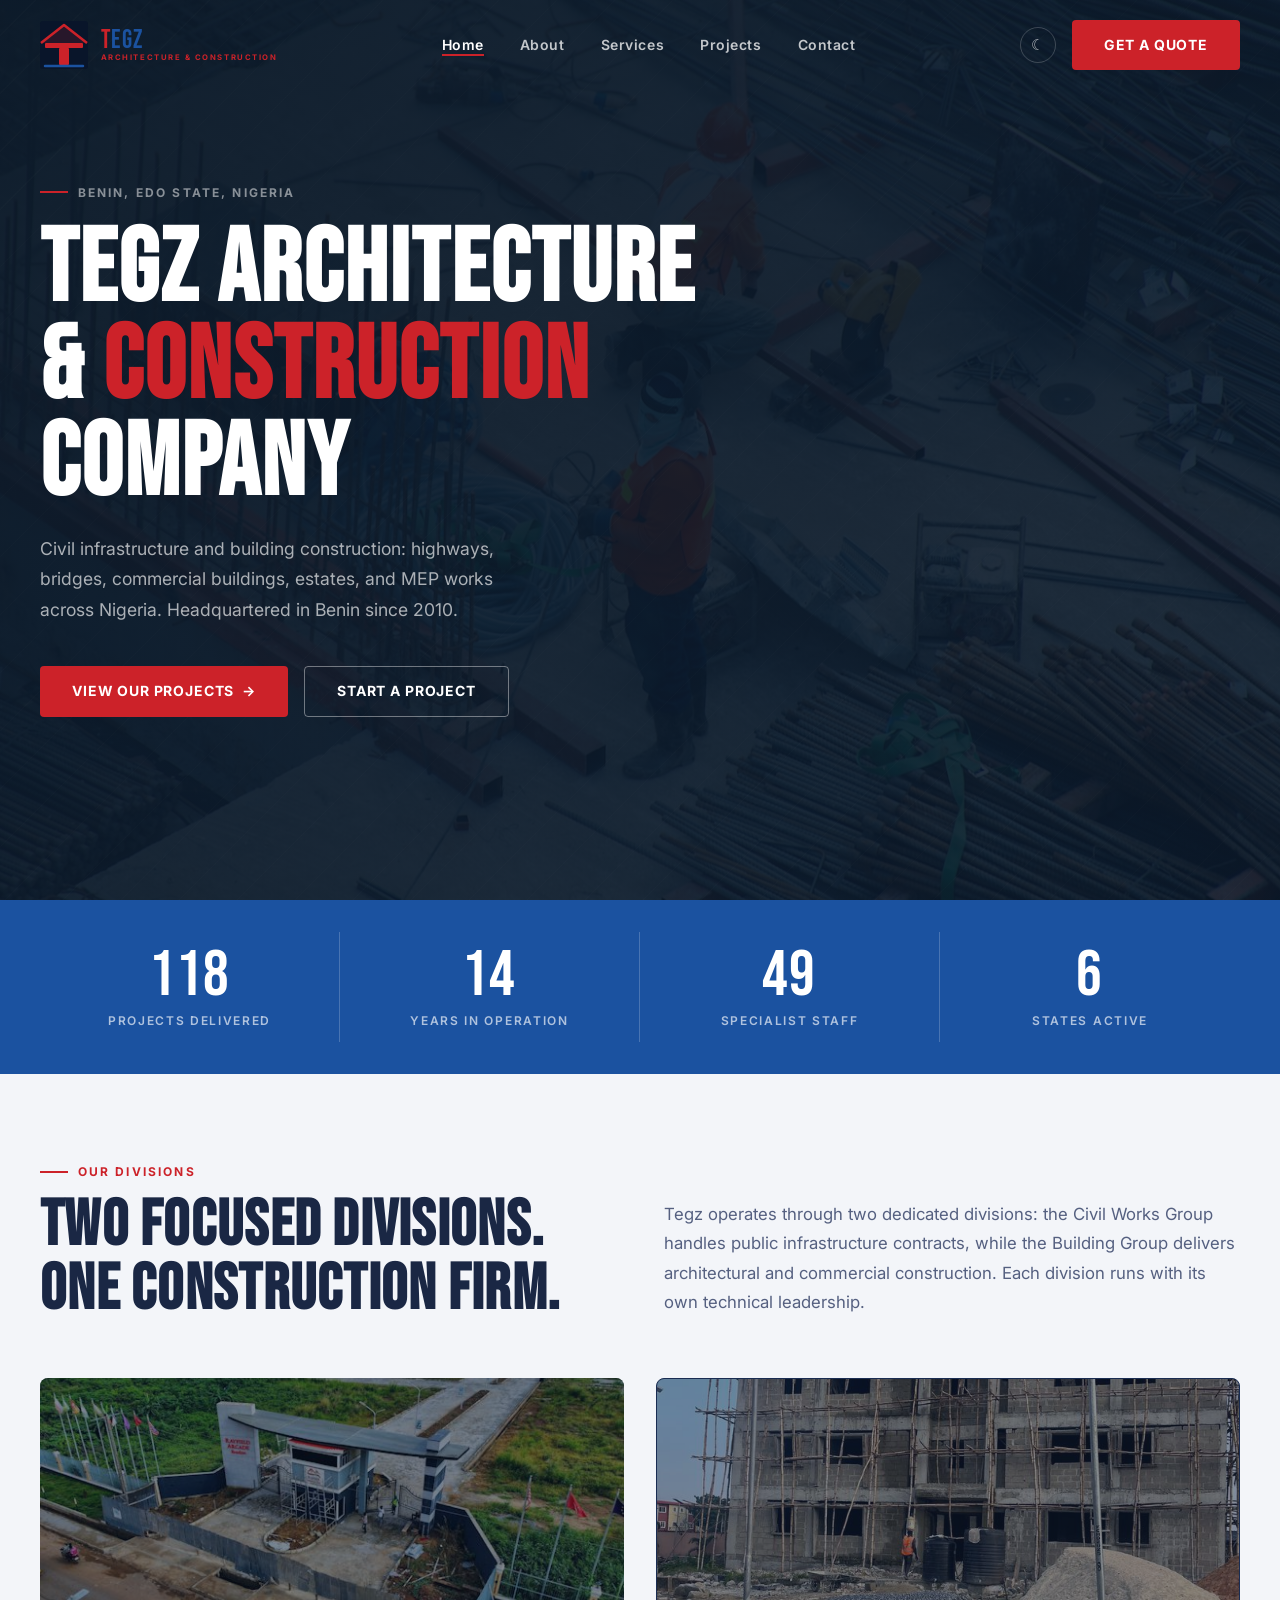
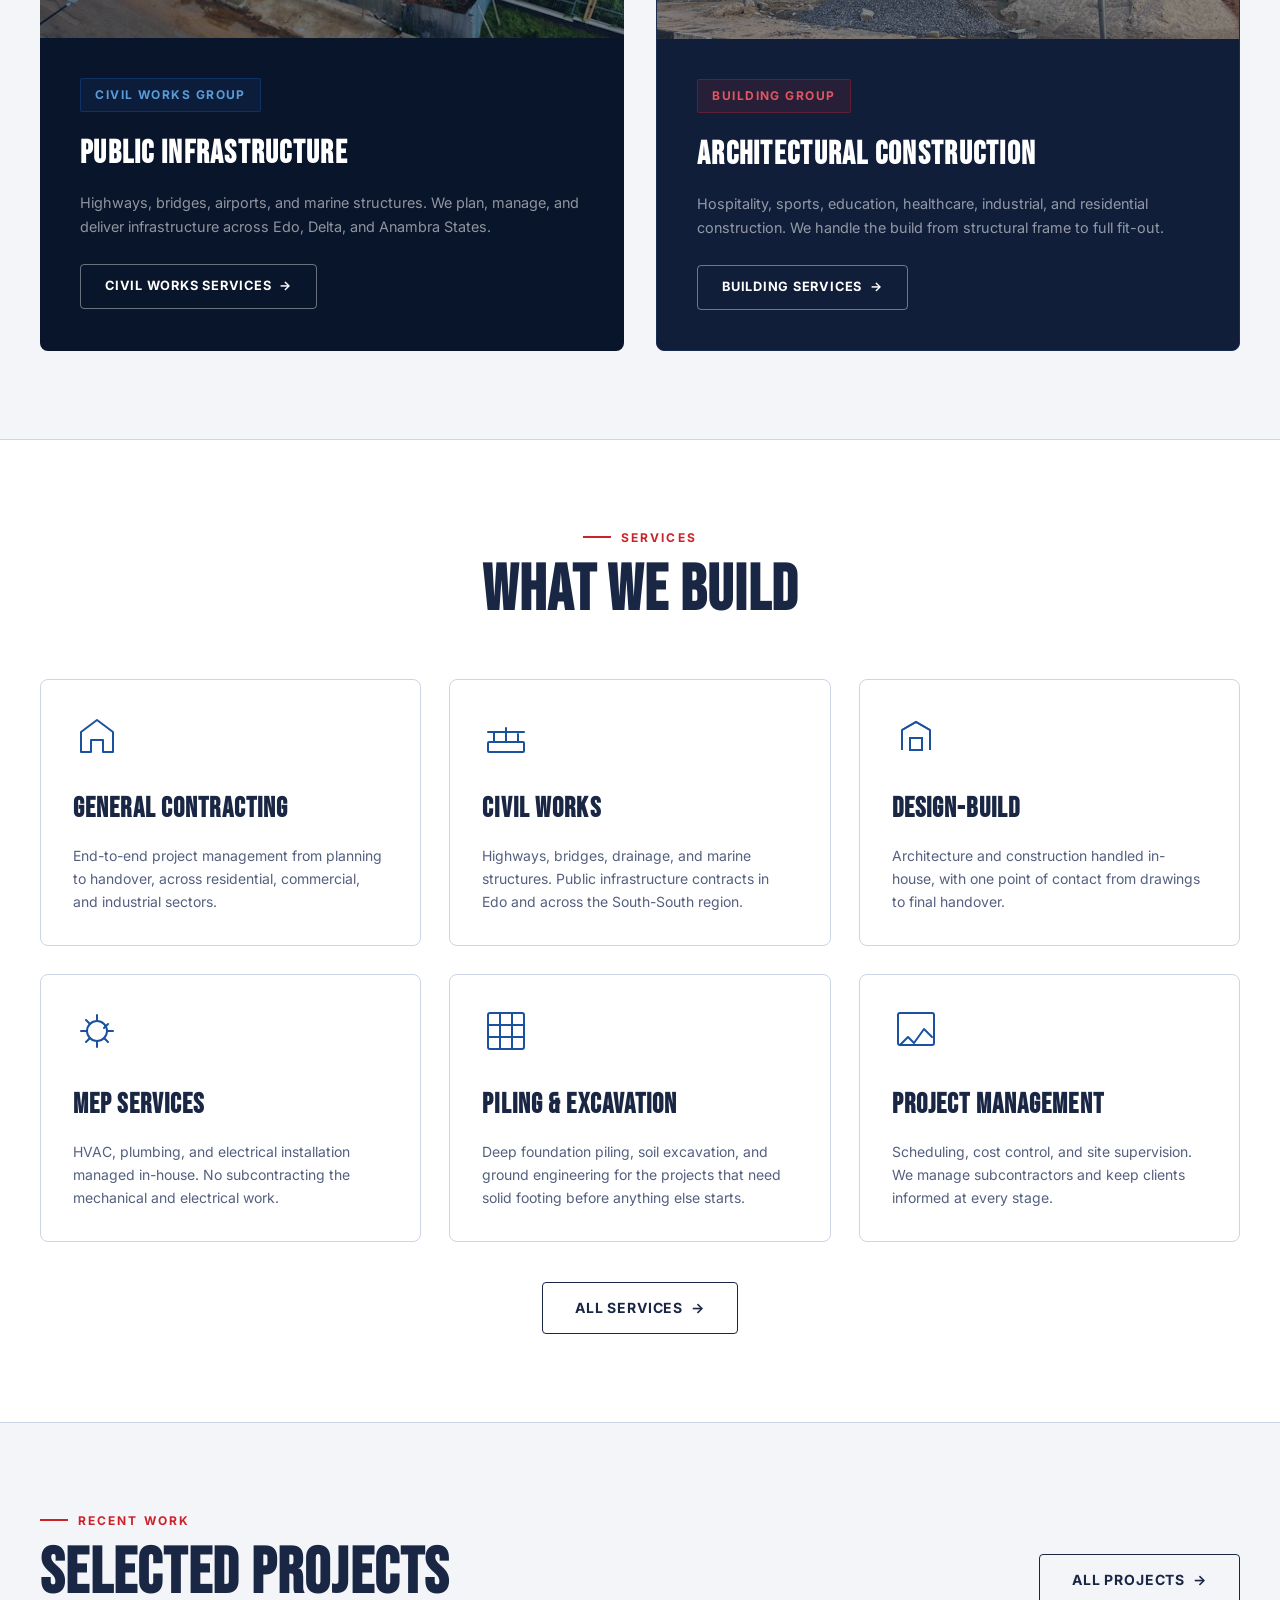
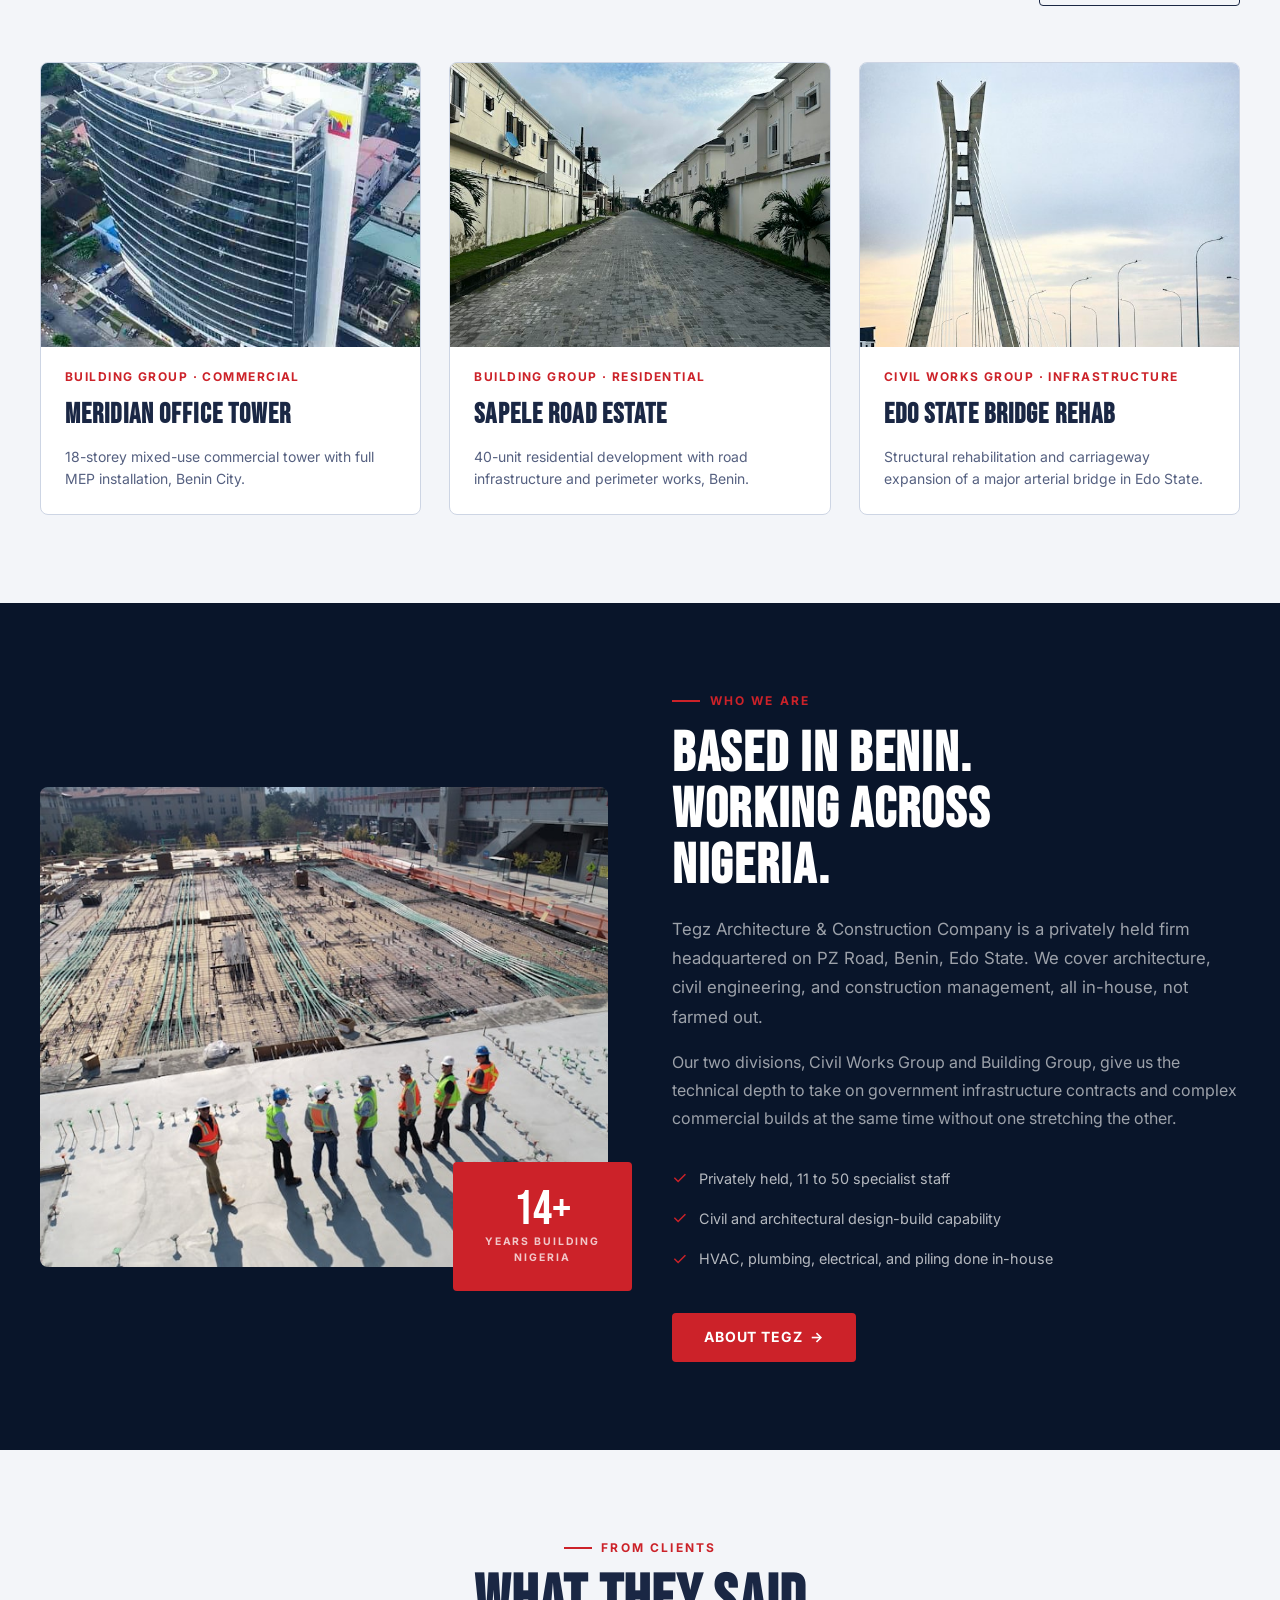
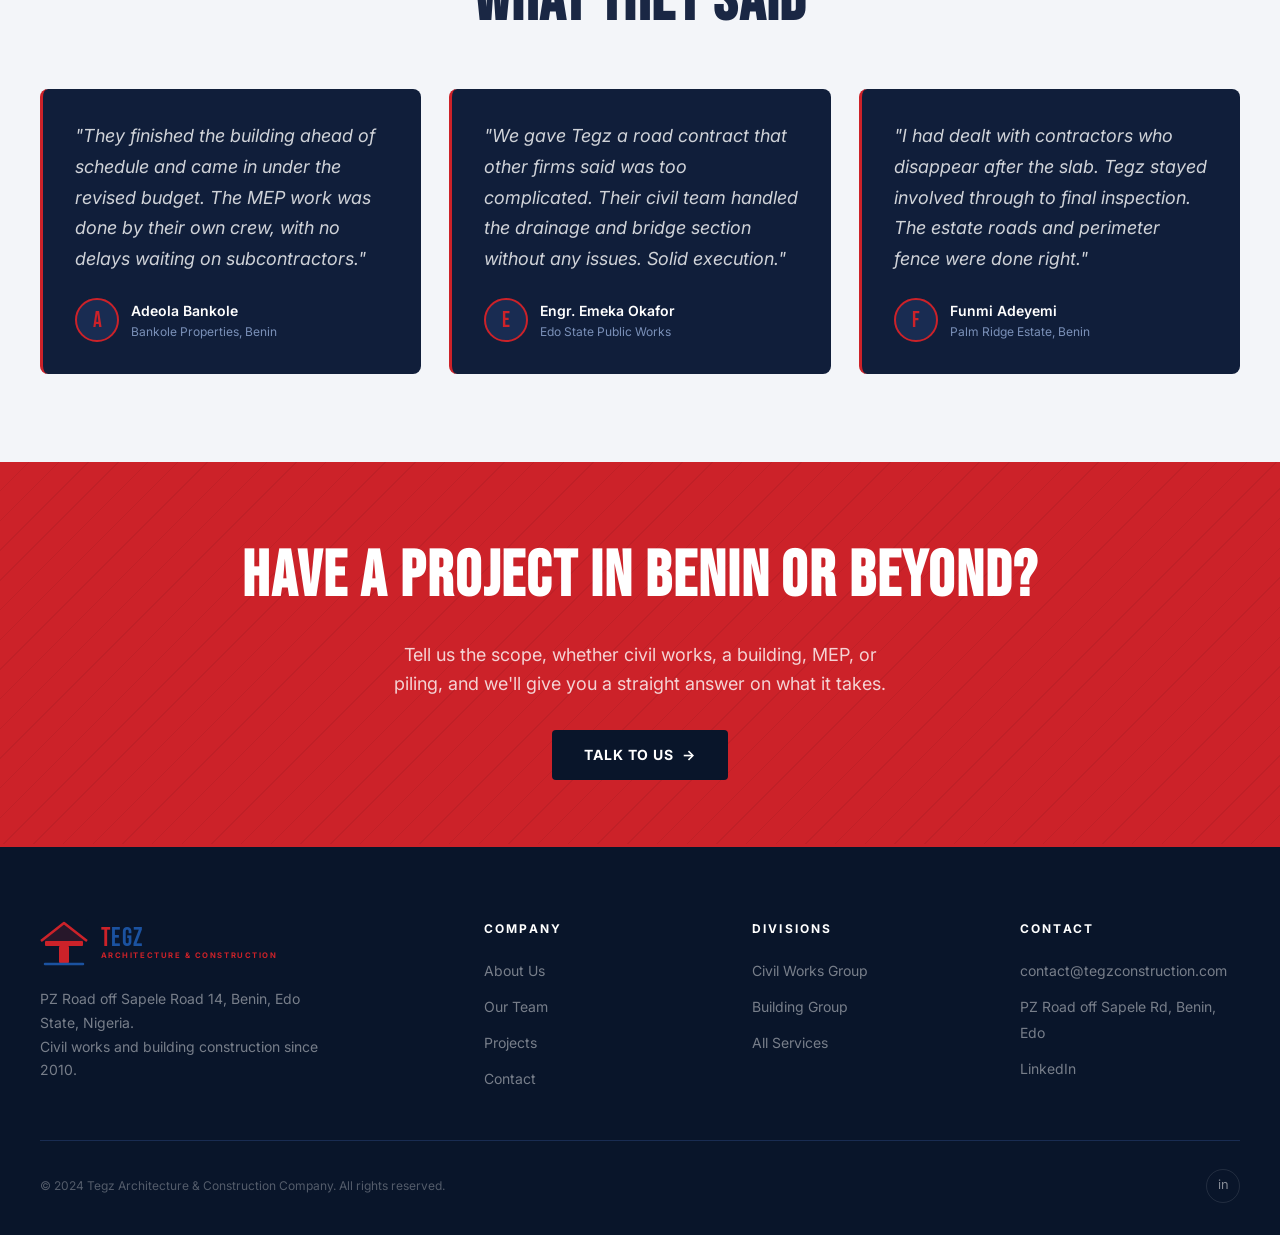
<file: index.html>
﻿<!DOCTYPE html>
<html lang="en">
<head>
  <meta charset="UTF-8">
  <meta name="viewport" content="width=device-width, initial-scale=1.0">
  <title>Tegz Architecture & Construction Company | Benin, Edo, Nigeria</title>
  <meta name="description" content="Tegz Architecture & Construction Company: Civil works, building construction, MEP services and project management. Based in Benin, Edo State, Nigeria.">
  <link rel="canonical" href="https://tegzconstruction.com/">
  <meta name="theme-color" content="#09152A">

  <meta property="og:type" content="website">
  <meta property="og:site_name" content="Tegz Architecture & Construction Company">
  <meta property="og:title" content="Tegz Architecture & Construction Company | Benin, Edo, Nigeria">
  <meta property="og:description" content="Civil works, building construction, MEP services and project management. Based in Benin, Edo State, Nigeria.">
  <meta property="og:url" content="https://tegzconstruction.com/">
  <meta property="og:image" content="https://tegzconstruction.com/images/hero-home.jpg">
  <meta property="og:locale" content="en_NG">

  <meta name="twitter:card" content="summary_large_image">
  <meta name="twitter:title" content="Tegz Architecture & Construction Company | Benin, Edo, Nigeria">
  <meta name="twitter:description" content="Civil works, building construction, MEP services and project management. Based in Benin, Edo State, Nigeria.">
  <meta name="twitter:image" content="https://tegzconstruction.com/images/hero-home.jpg">

  <link rel="icon" type="image/svg+xml" href="favicon.svg">
  <link rel="stylesheet" href="css/styles.css?v=20260910120000">

  <script type="application/ld+json">
  {
    "@context": "https://schema.org",
    "@type": "GeneralContractor",
    "name": "Tegz Architecture & Construction Company",
    "alternateName": "Tegz Construction",
    "description": "Privately held construction firm in Benin, Edo State, Nigeria delivering civil infrastructure and architectural building construction, with MEP, piling, and project management all handled in-house.",
    "url": "https://tegzconstruction.com/",
    "logo": "https://tegzconstruction.com/favicon.svg",
    "image": "https://tegzconstruction.com/images/hero-home.jpg",
    "telephone": "+2348035782264",
    "email": "contact@tegzconstruction.com",
    "address": {
      "@type": "PostalAddress",
      "streetAddress": "PZ Road off Sapele Road 14",
      "addressLocality": "Benin City",
      "addressRegion": "Edo State",
      "addressCountry": "NG"
    },
    "areaServed": ["Edo State", "Delta State", "Anambra State", "Nigeria"],
    "sameAs": ["https://ng.linkedin.com/company/tegz-architecture-construction-company"],
    "foundingDate": "2010",
    "founder": { "@type": "Person", "name": "Tega Ogbebor" },
    "openingHoursSpecification": [
      { "@type": "OpeningHoursSpecification", "dayOfWeek": ["Monday","Tuesday","Wednesday","Thursday","Friday"], "opens": "08:00", "closes": "17:00" },
      { "@type": "OpeningHoursSpecification", "dayOfWeek": "Saturday", "opens": "09:00", "closes": "13:00" }
    ]
  }
  </script>
</head>
<body>

<!-- NAVIGATION -->
<nav class="nav" id="mainNav">
  <div class="container">
    <div class="nav__inner">
      <a href="index.html" class="nav__logo">
        <svg class="nav__logo-mark" viewBox="0 0 48 48" fill="none" xmlns="http://www.w3.org/2000/svg"><rect width="48" height="48" fill="#09152A" rx="3"/><polygon points="24,4 47,22 1,22" fill="#CC2229" opacity="0.15"/><polyline points="1,22 24,4 47,22" stroke="#CC2229" stroke-width="2.5" stroke-linejoin="round"/><rect x="5" y="22" width="38" height="5" fill="#CC2229" rx="1"/><rect x="19" y="27" width="10" height="17" fill="#CC2229" rx="1"/><line x1="5" y1="45" x2="43" y2="45" stroke="#1B52A0" stroke-width="2.5" stroke-linecap="round"/></svg>
        <div class="nav__logo-text">
          <span class="name"><span style="color:#CC2229">T</span><span style="color:#1B52A0">EGZ</span></span>
          <span class="tagline">Architecture &amp; Construction</span>
        </div>
      </a>
      <ul class="nav__links">
        <li><a href="index.html" class="active">Home</a></li>
        <li><a href="about.html">About</a></li>
        <li><a href="services.html">Services</a></li>
        <li><a href="projects.html">Projects</a></li>
        <li><a href="contact.html">Contact</a></li>
      </ul>
      <div class="nav__cta">
        <button class="nav__theme-toggle" id="themeToggle" aria-label="Toggle theme">&#9728;</button>
        <a href="contact.html" class="btn btn--primary">Get a Quote</a>
      </div>
      <button class="nav__hamburger" id="hamburger" aria-label="Menu">
        <span></span><span></span><span></span>
      </button>
    </div>
    <div class="nav__mobile" id="mobileMenu">
      <a href="index.html">Home</a>
      <a href="about.html">About</a>
      <a href="services.html">Services</a>
      <a href="projects.html">Projects</a>
      <a href="contact.html">Contact</a>
      <a href="contact.html" class="btn btn--primary" style="width:fit-content;margin-top:0.5rem;">Get a Quote</a>
    </div>
  </div>
</nav>

<!-- HERO -->
<section class="hero" style="position:relative;height:100vh;min-height:600px;display:flex;align-items:center;background:#09152A;overflow:hidden;">
  <div style="position:absolute;inset:0;z-index:0;">
    <img src="images/hero-home.jpg"
         alt="Tegz construction project"
         style="width:100%;height:100%;object-fit:cover;opacity:0.28;">
    <div style="position:absolute;inset:0;background:linear-gradient(135deg,rgba(13,27,42,0.92) 0%,rgba(13,27,42,0.6) 100%);"></div>
    <div style="position:absolute;inset:0;background:repeating-linear-gradient(-45deg,transparent,transparent 40px,rgba(255,255,255,0.012) 40px,rgba(255,255,255,0.012) 41px);"></div>
  </div>
  <div class="container" style="position:relative;z-index:1;">
    <div style="max-width:720px;">
      <div class="section-eyebrow fade-up fade-up--d1" style="color:rgba(255,255,255,0.5);margin-bottom:1.25rem;">
        Benin, Edo State, Nigeria
      </div>
      <h1 class="fade-up fade-up--d2" style="font-family:'Bebas Neue',sans-serif;font-size:clamp(3.5rem,8vw,6.5rem);color:#fff;line-height:0.95;letter-spacing:0.02em;margin-bottom:1.25rem;">
        Tegz Architecture<br>&amp; <span style="color:#CC2229;">Construction</span><br>Company
      </h1>
      <p class="fade-up fade-up--d3" style="font-size:1.1rem;color:rgba(255,255,255,0.65);max-width:500px;line-height:1.75;margin-bottom:2.5rem;">
        Civil infrastructure and building construction: highways, bridges, commercial buildings, estates, and MEP works across Nigeria. Headquartered in Benin since 2010.
      </p>
      <div class="fade-up fade-up--d4" style="display:flex;gap:1rem;flex-wrap:wrap;">
        <a href="projects.html" class="btn btn--primary">View Our Projects <span class="btn-arrow">&#8594;</span></a>
        <a href="contact.html" class="btn btn--outline">Start a Project</a>
      </div>
    </div>
  </div>
</section>

<!-- STATS BAR -->
<div class="stats-bar">
  <div class="container">
    <div class="stats-bar__grid">
      <div class="stats-bar__item"><div class="stats-bar__number" data-count="120">0</div><div class="stats-bar__label">Projects Delivered</div></div>
      <div class="stats-bar__item"><div class="stats-bar__number" data-count="14">0</div><div class="stats-bar__label">Years in Operation</div></div>
      <div class="stats-bar__item"><div class="stats-bar__number" data-count="50">0</div><div class="stats-bar__label">Specialist Staff</div></div>
      <div class="stats-bar__item"><div class="stats-bar__number" data-count="6">0</div><div class="stats-bar__label">States Active</div></div>
    </div>
  </div>
</div>

<!-- DIVISIONS INTRO -->
<section class="section">
  <div class="container">
    <div class="section__header" style="display:grid;grid-template-columns:1fr 1fr;gap:3rem;align-items:end;">
      <div>
        <div class="section-eyebrow">Our Divisions</div>
        <h2 class="section-title">Two Focused Divisions.<br>One Construction Firm.</h2>
      </div>
      <p style="color:var(--text-secondary);font-size:1.05rem;line-height:1.75;align-self:end;padding-bottom:0.25rem;">
        Tegz operates through two dedicated divisions: the Civil Works Group handles public infrastructure contracts, while the Building Group delivers architectural and commercial construction. Each division runs with its own technical leadership.
      </p>
    </div>
    <div class="grid-2">
      <div class="reveal" style="background:var(--clr-dark);border-radius:8px;overflow:hidden;position:relative;">
        <img src="images/division-civil-works.jpg"
             alt="Civil Works" style="width:100%;height:260px;object-fit:cover;opacity:0.5;">
        <div style="padding:2.5rem;">
          <div class="division-badge division-badge--civil" style="margin-bottom:1rem;">Civil Works Group</div>
          <h3 style="font-family:'Bebas Neue',sans-serif;font-size:2rem;letter-spacing:0.04em;color:#fff;margin-bottom:0.75rem;">Public Infrastructure</h3>
          <p style="color:rgba(255,255,255,0.55);font-size:0.9rem;line-height:1.7;margin-bottom:1.5rem;">
            Highways, bridges, airports, and marine structures. We plan, manage, and deliver infrastructure across Edo, Delta, and Anambra States.
          </p>
          <a href="services.html#civil" class="btn btn--outline" style="font-size:0.8rem;padding:0.7rem 1.5rem;">Civil Works Services <span class="btn-arrow">&#8594;</span></a>
        </div>
      </div>
      <div class="reveal" style="background:var(--clr-dark-2);border-radius:8px;overflow:hidden;position:relative;border:1px solid var(--clr-dark-3);">
        <img src="images/division-building-group.jpg"
             alt="Building Group" style="width:100%;height:260px;object-fit:cover;opacity:0.5;">
        <div style="padding:2.5rem;">
          <div class="division-badge division-badge--building" style="margin-bottom:1rem;">Building Group</div>
          <h3 style="font-family:'Bebas Neue',sans-serif;font-size:2rem;letter-spacing:0.04em;color:#fff;margin-bottom:0.75rem;">Architectural Construction</h3>
          <p style="color:rgba(255,255,255,0.55);font-size:0.9rem;line-height:1.7;margin-bottom:1.5rem;">
            Hospitality, sports, education, healthcare, industrial, and residential construction. We handle the build from structural frame to full fit-out.
          </p>
          <a href="services.html#building" class="btn btn--outline" style="font-size:0.8rem;padding:0.7rem 1.5rem;">Building Services <span class="btn-arrow">&#8594;</span></a>
        </div>
      </div>
    </div>
  </div>
</section>

<!-- SERVICES OVERVIEW -->
<section class="section" style="background:var(--surface-card);border-top:1px solid var(--border-clr);border-bottom:1px solid var(--border-clr);">
  <div class="container">
    <div class="section__header" style="text-align:center;max-width:600px;margin-inline:auto;">
      <div class="section-eyebrow" style="justify-content:center;">Services</div>
      <h2 class="section-title">What We Build</h2>
    </div>
    <div class="grid-3">
      <div class="service-card reveal">
        <svg class="service-card__icon" viewBox="0 0 48 48" fill="none"><path d="M8 40V20L24 8l16 12v20H30V28h-12v12H8z" stroke="currentColor" stroke-width="2" stroke-linejoin="round"/></svg>
        <h3>General Contracting</h3>
        <p>End-to-end project management from planning to handover, across residential, commercial, and industrial sectors.</p>
      </div>
      <div class="service-card reveal">
        <svg class="service-card__icon" viewBox="0 0 48 48" fill="none"><rect x="6" y="30" width="36" height="10" rx="1" stroke="currentColor" stroke-width="2"/><path d="M12 30V20M24 30V16M36 30V22" stroke="currentColor" stroke-width="2" stroke-linecap="round"/><path d="M6 20h36" stroke="currentColor" stroke-width="2" stroke-linecap="round"/></svg>
        <h3>Civil Works</h3>
        <p>Highways, bridges, drainage, and marine structures. Public infrastructure contracts in Edo and across the South-South region.</p>
      </div>
      <div class="service-card reveal">
        <svg class="service-card__icon" viewBox="0 0 48 48" fill="none"><path d="M10 38V18l14-8 14 8v20" stroke="currentColor" stroke-width="2" stroke-linejoin="round"/><rect x="18" y="26" width="12" height="12" stroke="currentColor" stroke-width="2"/><path d="M10 18l14-8 14 8" stroke="currentColor" stroke-width="2"/></svg>
        <h3>Design-Build</h3>
        <p>Architecture and construction handled in-house, with one point of contact from drawings to final handover.</p>
      </div>
      <div class="service-card reveal">
        <svg class="service-card__icon" viewBox="0 0 48 48" fill="none"><circle cx="24" cy="24" r="10" stroke="currentColor" stroke-width="2"/><path d="M24 14V8M24 40v-6M14 24H8M40 24h-6M17 17l-4-4M35 35l-4-4M35 17l-4 4M17 31l-4 4" stroke="currentColor" stroke-width="2" stroke-linecap="round"/></svg>
        <h3>MEP Services</h3>
        <p>HVAC, plumbing, and electrical installation managed in-house. No subcontracting the mechanical and electrical work.</p>
      </div>
      <div class="service-card reveal">
        <svg class="service-card__icon" viewBox="0 0 48 48" fill="none"><rect x="6" y="6" width="36" height="36" rx="2" stroke="currentColor" stroke-width="2"/><path d="M6 18h36M6 30h36M18 6v36M30 6v36" stroke="currentColor" stroke-width="2"/></svg>
        <h3>Piling &amp; Excavation</h3>
        <p>Deep foundation piling, soil excavation, and ground engineering for the projects that need solid footing before anything else starts.</p>
      </div>
      <div class="service-card reveal">
        <svg class="service-card__icon" viewBox="0 0 48 48" fill="none"><path d="M8 38l8-8 6 6 10-14 8 8" stroke="currentColor" stroke-width="2" stroke-linecap="round" stroke-linejoin="round"/><rect x="6" y="6" width="36" height="32" rx="2" stroke="currentColor" stroke-width="2"/></svg>
        <h3>Project Management</h3>
        <p>Scheduling, cost control, and site supervision. We manage subcontractors and keep clients informed at every stage.</p>
      </div>
    </div>
    <div style="text-align:center;margin-top:2.5rem;">
      <a href="services.html" class="btn btn--outline-dark">All Services <span class="btn-arrow">&#8594;</span></a>
    </div>
  </div>
</section>

<!-- FEATURED PROJECTS -->
<section class="section">
  <div class="container">
    <div class="section__header" style="display:flex;align-items:flex-end;justify-content:space-between;flex-wrap:wrap;gap:1.5rem;">
      <div>
        <div class="section-eyebrow">Recent Work</div>
        <h2 class="section-title">Selected Projects</h2>
      </div>
      <a href="projects.html" class="btn btn--outline-dark">All Projects <span class="btn-arrow">&#8594;</span></a>
    </div>
    <div class="grid-3">
      <div class="card reveal">
        <div class="project-thumb">
          <img class="project-thumb__img" src="images/project-meridian-office-tower.jpg" alt="Commercial tower project">
          <div class="project-thumb__overlay"><a href="projects.html">View Project &#8594;</a></div>
        </div>
        <div class="project-body">
          <div class="project-body__tag">Building Group &middot; Commercial</div>
          <h3>Meridian Office Tower</h3>
          <p>18-storey mixed-use commercial tower with full MEP installation, Benin City.</p>
        </div>
      </div>
      <div class="card reveal">
        <div class="project-thumb">
          <img class="project-thumb__img" src="images/project-sapele-road-estate.jpg" alt="Residential estate">
          <div class="project-thumb__overlay"><a href="projects.html">View Project &#8594;</a></div>
        </div>
        <div class="project-body">
          <div class="project-body__tag">Building Group &middot; Residential</div>
          <h3>Sapele Road Estate</h3>
          <p>40-unit residential development with road infrastructure and perimeter works, Benin.</p>
        </div>
      </div>
      <div class="card reveal">
        <div class="project-thumb">
          <img class="project-thumb__img" src="images/project-edo-bridge-rehab.jpg" alt="Bridge civil works">
          <div class="project-thumb__overlay"><a href="projects.html">View Project &#8594;</a></div>
        </div>
        <div class="project-body">
          <div class="project-body__tag">Civil Works Group &middot; Infrastructure</div>
          <h3>Edo State Bridge Rehab</h3>
          <p>Structural rehabilitation and carriageway expansion of a major arterial bridge in Edo State.</p>
        </div>
      </div>
    </div>
  </div>
</section>

<!-- ABOUT SPLIT -->
<section class="section section--dark">
  <div class="container">
    <div class="grid-2" style="align-items:center;gap:4rem;">
      <div style="position:relative;">
        <img src="images/home-about-site.jpg"
             alt="Tegz construction site" style="width:100%;border-radius:8px;object-fit:cover;height:480px;">
        <div style="position:absolute;bottom:-1.5rem;right:-1.5rem;background:var(--clr-red);padding:1.5rem 2rem;border-radius:4px;text-align:center;">
          <div style="font-family:'Bebas Neue',sans-serif;font-size:3rem;color:#fff;line-height:1;">14+</div>
          <div style="font-size:0.65rem;font-weight:700;letter-spacing:0.18em;text-transform:uppercase;color:rgba(255,255,255,0.75);">Years Building<br>Nigeria</div>
        </div>
      </div>
      <div>
        <div class="section-eyebrow" style="margin-bottom:1rem;">Who We Are</div>
        <h2 style="font-family:'Bebas Neue',sans-serif;font-size:clamp(2.5rem,5vw,3.5rem);color:#fff;line-height:1;letter-spacing:0.03em;margin-bottom:1.25rem;">
          Based in Benin.<br>Working Across<br>Nigeria.
        </h2>
        <p style="color:rgba(255,255,255,0.6);font-size:1.05rem;line-height:1.75;margin-bottom:1rem;">
          Tegz Architecture &amp; Construction Company is a privately held firm headquartered on PZ Road, Benin, Edo State. We cover architecture, civil engineering, and construction management, all in-house, not farmed out.
        </p>
        <p style="color:rgba(255,255,255,0.6);font-size:1rem;line-height:1.75;margin-bottom:2rem;">
          Our two divisions, Civil Works Group and Building Group, give us the technical depth to take on government infrastructure contracts and complex commercial builds at the same time without one stretching the other.
        </p>
        <div style="display:flex;flex-direction:column;gap:0.75rem;margin-bottom:2.5rem;">
          <div style="display:flex;align-items:center;gap:0.75rem;color:rgba(255,255,255,0.7);font-size:0.9rem;">
            <span style="color:var(--clr-red);font-size:1.1rem;">&#10003;</span> Privately held, 11 to 50 specialist staff
          </div>
          <div style="display:flex;align-items:center;gap:0.75rem;color:rgba(255,255,255,0.7);font-size:0.9rem;">
            <span style="color:var(--clr-red);font-size:1.1rem;">&#10003;</span> Civil and architectural design-build capability
          </div>
          <div style="display:flex;align-items:center;gap:0.75rem;color:rgba(255,255,255,0.7);font-size:0.9rem;">
            <span style="color:var(--clr-red);font-size:1.1rem;">&#10003;</span> HVAC, plumbing, electrical, and piling done in-house
          </div>
        </div>
        <a href="about.html" class="btn btn--primary">About Tegz <span class="btn-arrow">&#8594;</span></a>
      </div>
    </div>
  </div>
</section>

<!-- TESTIMONIALS -->
<section class="section">
  <div class="container">
    <div class="section__header" style="text-align:center;max-width:540px;margin-inline:auto;">
      <div class="section-eyebrow" style="justify-content:center;">From Clients</div>
      <h2 class="section-title">What They Said</h2>
    </div>
    <div class="grid-3">
      <div class="testimonial reveal">
        <p class="testimonial__text">"They finished the building ahead of schedule and came in under the revised budget. The MEP work was done by their own crew, with no delays waiting on subcontractors."</p>
        <div class="testimonial__author">
          <div class="testimonial__avatar">A</div>
          <div><div class="testimonial__name">Adeola Bankole</div><div class="testimonial__company">Bankole Properties, Benin</div></div>
        </div>
      </div>
      <div class="testimonial reveal">
        <p class="testimonial__text">"We gave Tegz a road contract that other firms said was too complicated. Their civil team handled the drainage and bridge section without any issues. Solid execution."</p>
        <div class="testimonial__author">
          <div class="testimonial__avatar">E</div>
          <div><div class="testimonial__name">Engr. Emeka Okafor</div><div class="testimonial__company">Edo State Public Works</div></div>
        </div>
      </div>
      <div class="testimonial reveal">
        <p class="testimonial__text">"I had dealt with contractors who disappear after the slab. Tegz stayed involved through to final inspection. The estate roads and perimeter fence were done right."</p>
        <div class="testimonial__author">
          <div class="testimonial__avatar">F</div>
          <div><div class="testimonial__name">Funmi Adeyemi</div><div class="testimonial__company">Palm Ridge Estate, Benin</div></div>
        </div>
      </div>
    </div>
  </div>
</section>

<!-- CTA BANNER -->
<div class="cta-banner">
  <div class="container">
    <div class="cta-banner__content">
      <h2>Have a Project in Benin or Beyond?</h2>
      <p>Tell us the scope, whether civil works, a building, MEP, or piling, and we'll give you a straight answer on what it takes.</p>
      <a href="contact.html" class="btn btn--primary">Talk to Us <span class="btn-arrow">&#8594;</span></a>
    </div>
  </div>
</div>

<!-- FOOTER -->
<footer class="footer">
  <div class="container">
    <div class="footer__grid">
      <div class="footer__brand">
        <div class="nav__logo" style="margin-bottom:1.25rem;">
          <svg class="nav__logo-mark" viewBox="0 0 48 48" fill="none" xmlns="http://www.w3.org/2000/svg"><rect width="48" height="48" fill="#09152A" rx="3"/><polygon points="24,4 47,22 1,22" fill="#CC2229" opacity="0.15"/><polyline points="1,22 24,4 47,22" stroke="#CC2229" stroke-width="2.5" stroke-linejoin="round"/><rect x="5" y="22" width="38" height="5" fill="#CC2229" rx="1"/><rect x="19" y="27" width="10" height="17" fill="#CC2229" rx="1"/><line x1="5" y1="45" x2="43" y2="45" stroke="#1B52A0" stroke-width="2.5" stroke-linecap="round"/></svg>
          <div class="nav__logo-text"><span class="name"><span style="color:#CC2229">T</span><span style="color:#1B52A0">EGZ</span></span><span class="tagline">Architecture &amp; Construction</span></div>
        </div>
        <p>PZ Road off Sapele Road 14, Benin, Edo State, Nigeria.<br>Civil works and building construction since 2010.</p>
      </div>
      <div class="footer__col">
        <h4>Company</h4>
        <ul>
          <li><a href="about.html">About Us</a></li>
          <li><a href="about.html#team">Our Team</a></li>
          <li><a href="projects.html">Projects</a></li>
          <li><a href="contact.html">Contact</a></li>
        </ul>
      </div>
      <div class="footer__col">
        <h4>Divisions</h4>
        <ul>
          <li><a href="services.html#civil">Civil Works Group</a></li>
          <li><a href="services.html#building">Building Group</a></li>
          <li><a href="services.html">All Services</a></li>
        </ul>
      </div>
      <div class="footer__col">
        <h4>Contact</h4>
        <ul>
          <li><a href="mailto:contact@tegzconstruction.com">contact@tegzconstruction.com</a></li>
          <li><a href="#">PZ Road off Sapele Rd, Benin, Edo</a></li>
          <li><a href="https://ng.linkedin.com/company/tegz-architecture-construction-company" target="_blank" rel="noopener">LinkedIn</a></li>
        </ul>
      </div>
    </div>
    <div class="footer__bottom">
      <p>&#169; 2024 Tegz Architecture &amp; Construction Company. All rights reserved.</p>
      <div class="footer__socials">
        <a href="https://ng.linkedin.com/company/tegz-architecture-construction-company" target="_blank" rel="noopener" aria-label="LinkedIn">in</a>
      </div>
    </div>
  </div>
</footer>

<script src="js/main.js?v=20260910120000"></script>
</body>
</html>
</file>
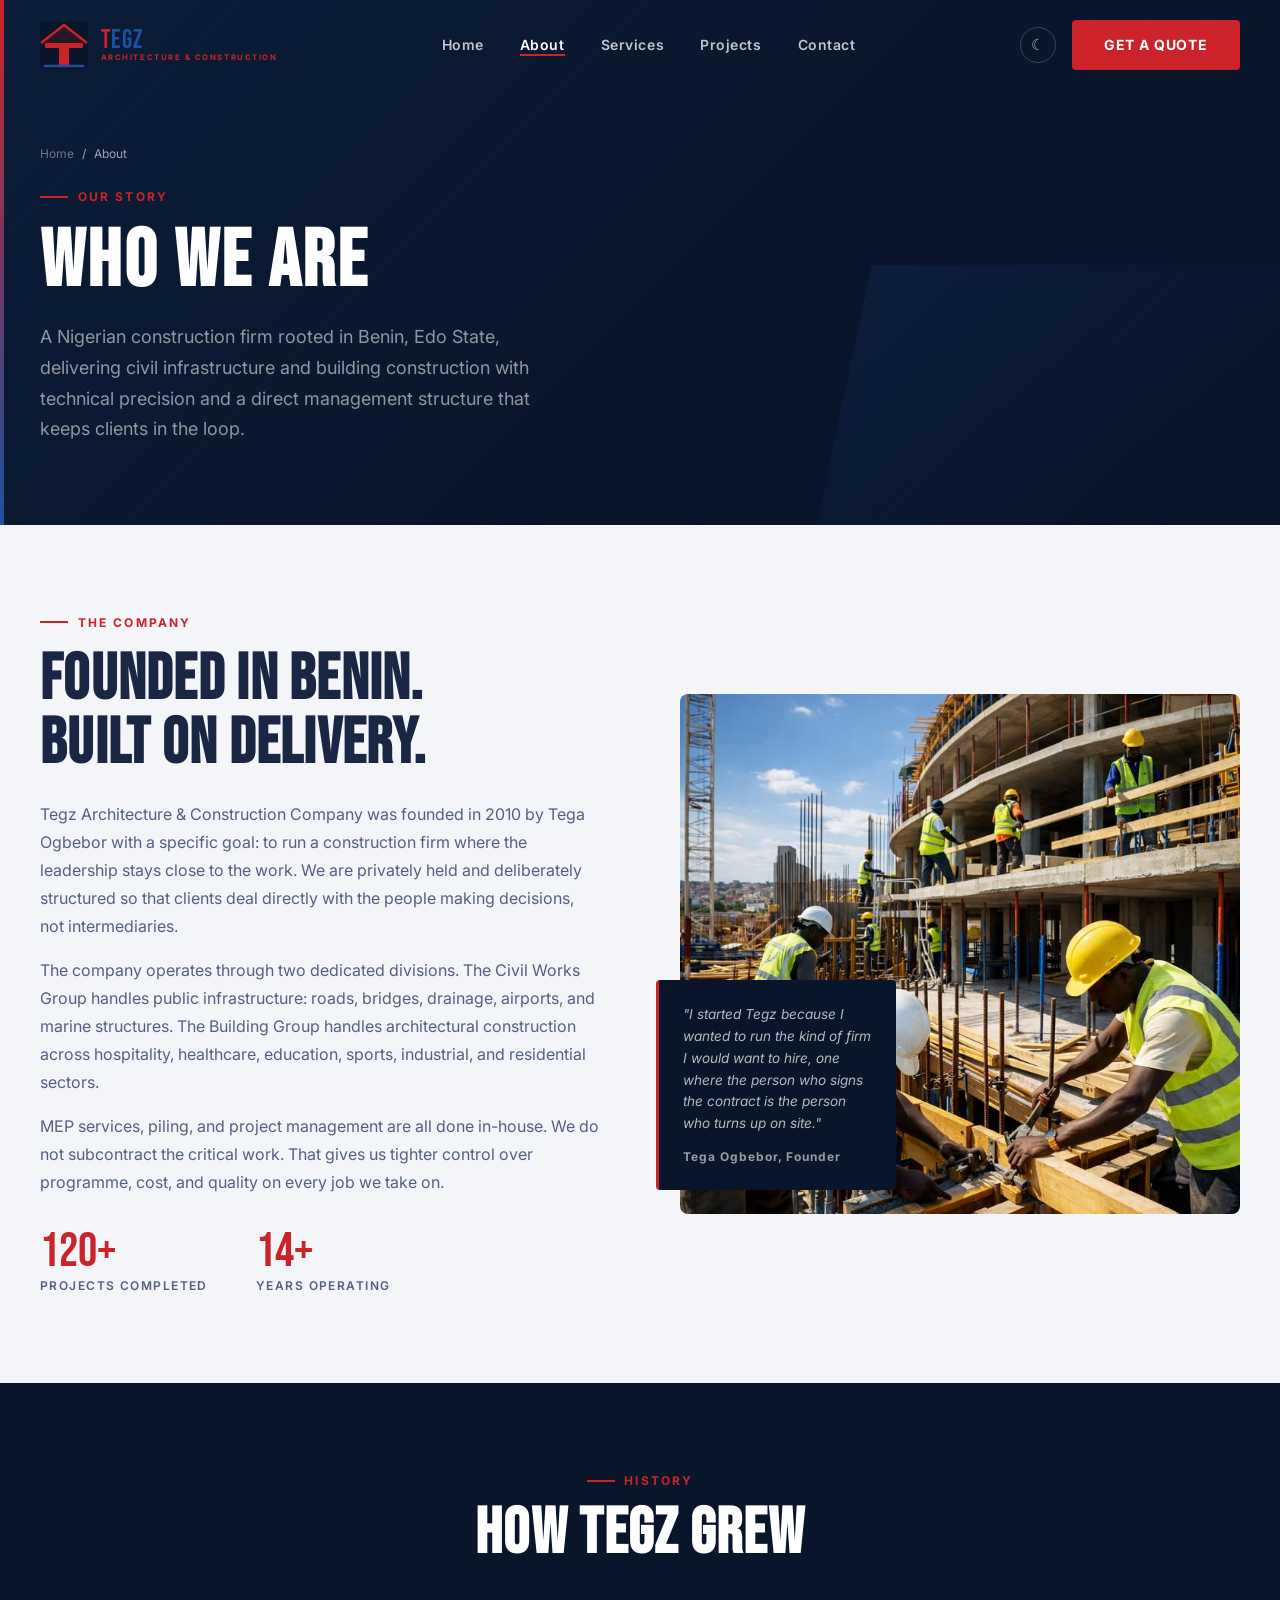
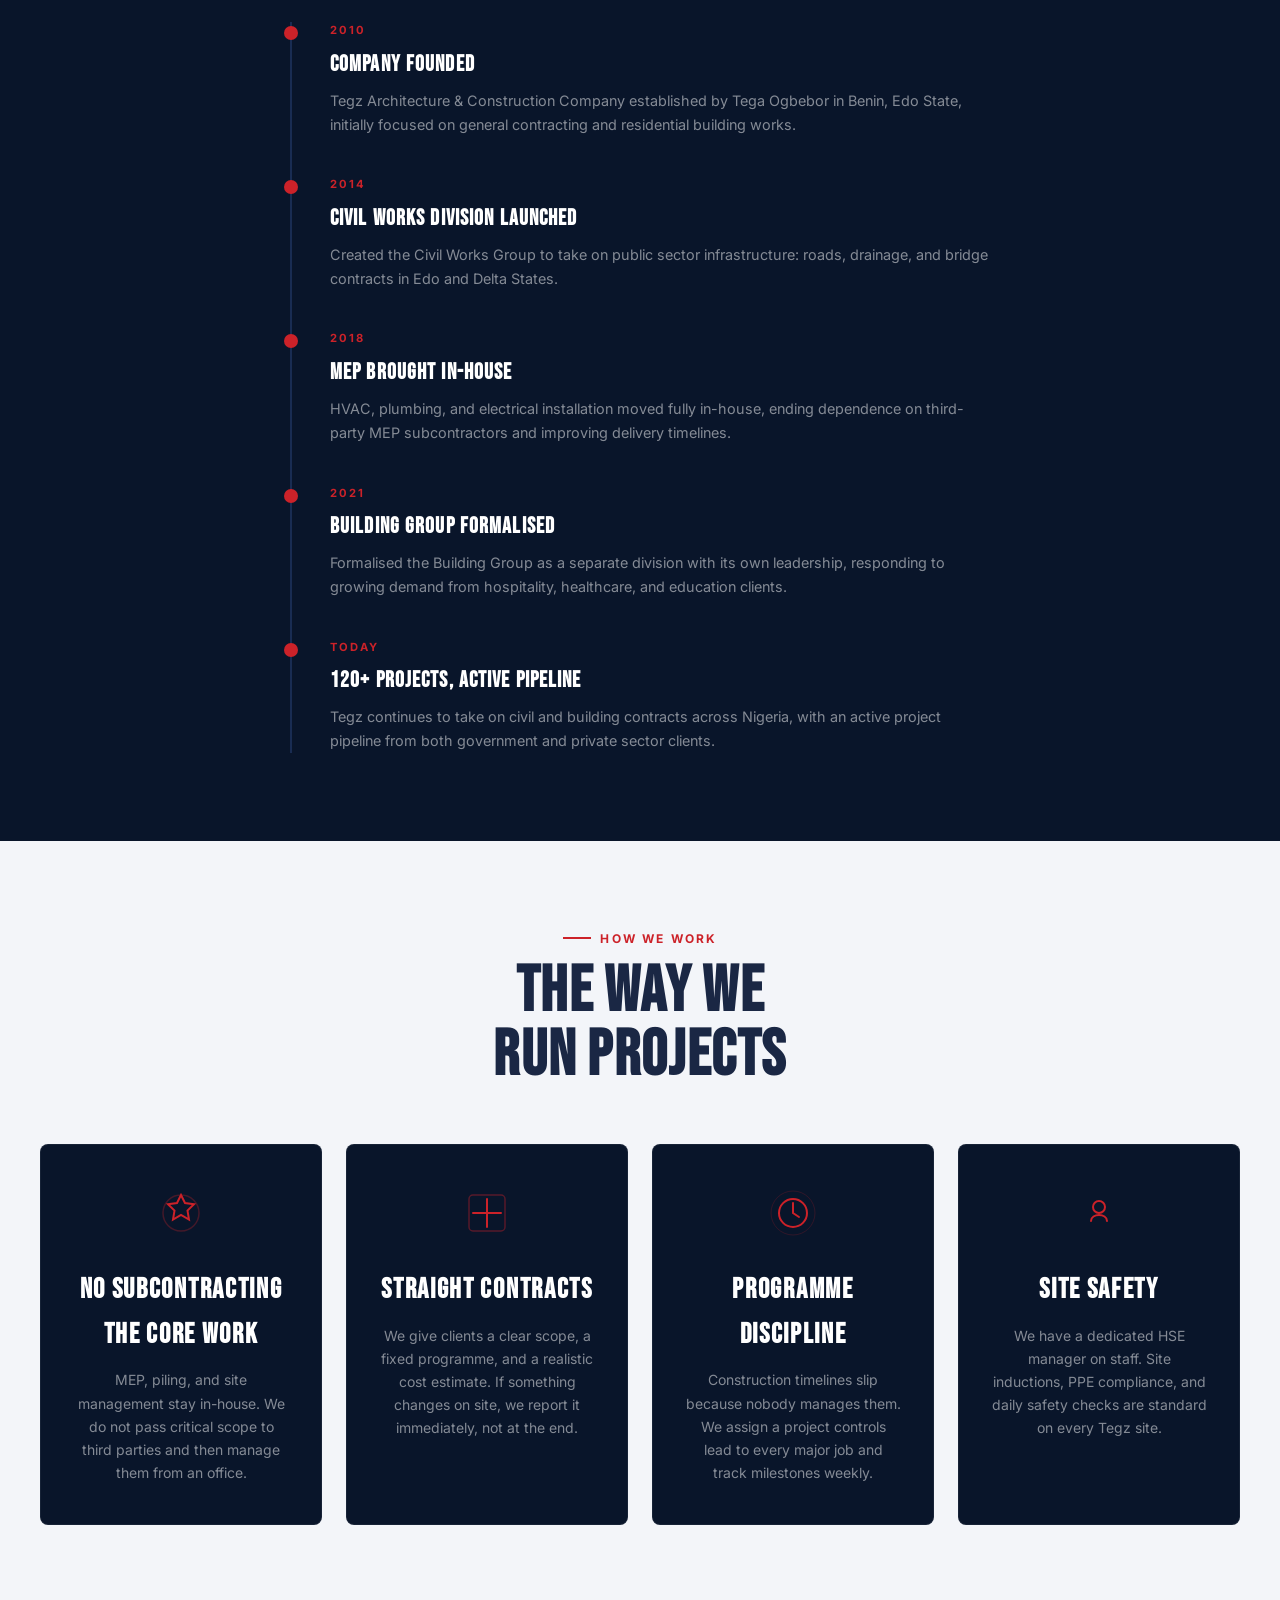
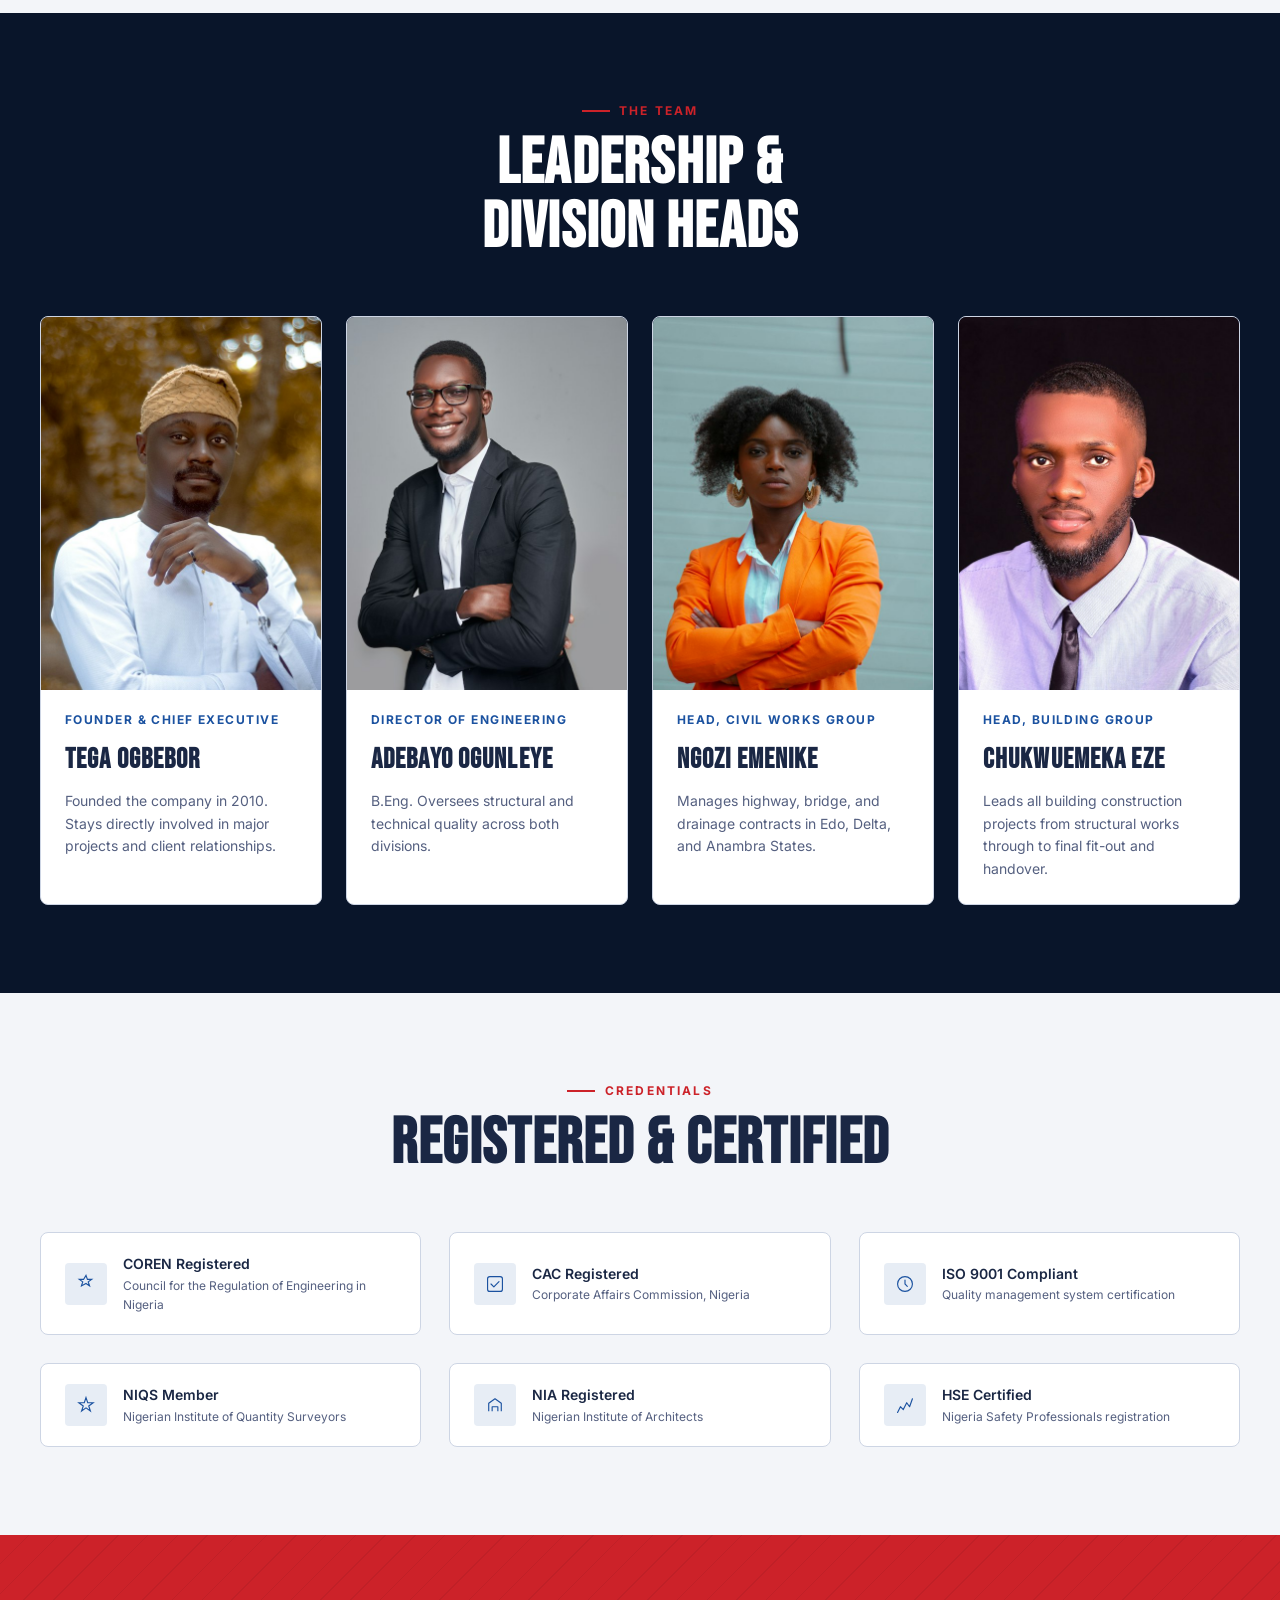
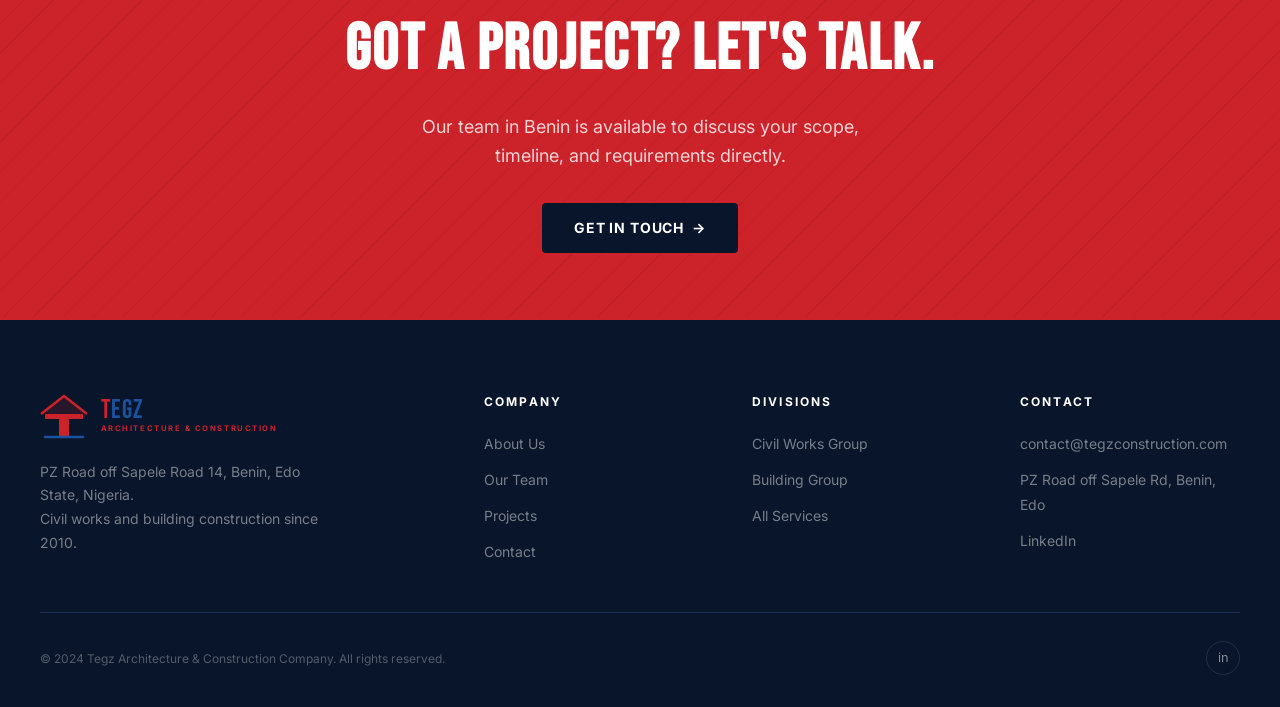
<file: about.html>
﻿<!DOCTYPE html>
<html lang="en">
<head>
  <meta charset="UTF-8">
  <meta name="viewport" content="width=device-width, initial-scale=1.0">
  <title>About | Tegz Architecture &amp; Construction Company</title>
  <meta name="description" content="Learn about Tegz Architecture & Construction Company: our story, our two divisions, our team, and how we work. Based in Benin, Edo, Nigeria.">
  <link rel="canonical" href="https://tegzconstruction.com/about.html">
  <meta name="theme-color" content="#09152A">

  <meta property="og:type" content="website">
  <meta property="og:site_name" content="Tegz Architecture & Construction Company">
  <meta property="og:title" content="About | Tegz Architecture & Construction Company">
  <meta property="og:description" content="Our story, our two divisions, our team, and how we work. Based in Benin, Edo, Nigeria.">
  <meta property="og:url" content="https://tegzconstruction.com/about.html">
  <meta property="og:image" content="https://tegzconstruction.com/images/about-construction-site.jpg">
  <meta property="og:locale" content="en_NG">

  <meta name="twitter:card" content="summary_large_image">
  <meta name="twitter:title" content="About | Tegz Architecture & Construction Company">
  <meta name="twitter:description" content="Our story, our two divisions, our team, and how we work. Based in Benin, Edo, Nigeria.">
  <meta name="twitter:image" content="https://tegzconstruction.com/images/about-construction-site.jpg">

  <link rel="icon" type="image/svg+xml" href="favicon.svg">
  <link rel="stylesheet" href="css/styles.css?v=20260910120000">

  <script type="application/ld+json">
  {
    "@context": "https://schema.org",
    "@type": "BreadcrumbList",
    "itemListElement": [
      { "@type": "ListItem", "position": 1, "name": "Home", "item": "https://tegzconstruction.com/" },
      { "@type": "ListItem", "position": 2, "name": "About", "item": "https://tegzconstruction.com/about.html" }
    ]
  }
  </script>
</head>
<body>

<nav class="nav" id="mainNav">
  <div class="container">
    <div class="nav__inner">
      <a href="index.html" class="nav__logo">
        <svg class="nav__logo-mark" viewBox="0 0 48 48" fill="none" xmlns="http://www.w3.org/2000/svg"><rect width="48" height="48" fill="#09152A" rx="3"/><polygon points="24,4 47,22 1,22" fill="#CC2229" opacity="0.15"/><polyline points="1,22 24,4 47,22" stroke="#CC2229" stroke-width="2.5" stroke-linejoin="round"/><rect x="5" y="22" width="38" height="5" fill="#CC2229" rx="1"/><rect x="19" y="27" width="10" height="17" fill="#CC2229" rx="1"/><line x1="5" y1="45" x2="43" y2="45" stroke="#1B52A0" stroke-width="2.5" stroke-linecap="round"/></svg>
        <div class="nav__logo-text">
          <span class="name"><span style="color:#CC2229">T</span><span style="color:#1B52A0">EGZ</span></span>
          <span class="tagline">Architecture &amp; Construction</span>
        </div>
      </a>
      <ul class="nav__links">
        <li><a href="index.html">Home</a></li>
        <li><a href="about.html" class="active">About</a></li>
        <li><a href="services.html">Services</a></li>
        <li><a href="projects.html">Projects</a></li>
        <li><a href="contact.html">Contact</a></li>
      </ul>
      <div class="nav__cta">
        <button class="nav__theme-toggle" id="themeToggle" aria-label="Toggle theme">&#9728;</button>
        <a href="contact.html" class="btn btn--primary">Get a Quote</a>
      </div>
      <button class="nav__hamburger" id="hamburger" aria-label="Menu">
        <span></span><span></span><span></span>
      </button>
    </div>
    <div class="nav__mobile" id="mobileMenu">
      <a href="index.html">Home</a>
      <a href="about.html">About</a>
      <a href="services.html">Services</a>
      <a href="projects.html">Projects</a>
      <a href="contact.html">Contact</a>
    </div>
  </div>
</nav>

<section class="page-hero">
  <div class="page-hero__accent"></div>
  <div class="container">
    <div class="page-hero__content">
      <div class="breadcrumb"><a href="index.html">Home</a><span>/</span><span>About</span></div>
      <div class="section-eyebrow">Our Story</div>
      <h1>Who We Are</h1>
      <p>A Nigerian construction firm rooted in Benin, Edo State, delivering civil infrastructure and building construction with technical precision and a direct management structure that keeps clients in the loop.</p>
    </div>
  </div>
</section>

<!-- COMPANY STORY -->
<section class="section">
  <div class="container">
    <div class="grid-2" style="align-items:center;gap:5rem;">
      <div>
        <div class="section-eyebrow" style="margin-bottom:1rem;">The Company</div>
        <h2 class="section-title" style="margin-bottom:1.5rem;">Founded in Benin.<br>Built on Delivery.</h2>
        <p style="color:var(--text-secondary);line-height:1.75;margin-bottom:1rem;">
          Tegz Architecture &amp; Construction Company was founded in 2010 by Tega Ogbebor with a specific goal: to run a construction firm where the leadership stays close to the work. We are privately held and deliberately structured so that clients deal directly with the people making decisions, not intermediaries.
        </p>
        <p style="color:var(--text-secondary);line-height:1.75;margin-bottom:1rem;">
          The company operates through two dedicated divisions. The Civil Works Group handles public infrastructure: roads, bridges, drainage, airports, and marine structures. The Building Group handles architectural construction across hospitality, healthcare, education, sports, industrial, and residential sectors.
        </p>
        <p style="color:var(--text-secondary);line-height:1.75;margin-bottom:2rem;">
          MEP services, piling, and project management are all done in-house. We do not subcontract the critical work. That gives us tighter control over programme, cost, and quality on every job we take on.
        </p>
        <div style="display:flex;gap:3rem;">
          <div>
            <div style="font-family:'Bebas Neue',sans-serif;font-size:3rem;color:var(--clr-red);line-height:1;">120+</div>
            <div style="font-size:0.75rem;font-weight:600;letter-spacing:0.12em;text-transform:uppercase;color:var(--text-secondary);">Projects Completed</div>
          </div>
          <div>
            <div style="font-family:'Bebas Neue',sans-serif;font-size:3rem;color:var(--clr-red);line-height:1;">14+</div>
            <div style="font-size:0.75rem;font-weight:600;letter-spacing:0.12em;text-transform:uppercase;color:var(--text-secondary);">Years Operating</div>
          </div>
        </div>
      </div>
      <div style="position:relative;">
        <img src="images/about-team-at-work.jpeg"
             alt="Team collaborating on construction site" style="width:100%;border-radius:8px;object-fit:cover;height:520px;">
        <div style="position:absolute;bottom:1.5rem;left:-1.5rem;background:var(--clr-dark);padding:1.5rem;border-radius:4px;max-width:240px;border-left:3px solid var(--clr-red);">
          <p style="color:rgba(255,255,255,0.7);font-size:0.85rem;line-height:1.6;font-style:italic;">"I started Tegz because I wanted to run the kind of firm I would want to hire, one where the person who signs the contract is the person who turns up on site."</p>
          <p style="color:rgba(214,212,212,0.7);font-size:0.75rem;font-weight:700;margin-top:0.75rem;letter-spacing:0.08em;">Tega Ogbebor, Founder</p>
        </div>
      </div>
    </div>
  </div>
</section>

<!-- TIMELINE -->
<section class="section section--dark">
  <div class="container">
    <div class="section__header" style="text-align:center;max-width:540px;margin-inline:auto;">
      <div class="section-eyebrow" style="justify-content:center;">History</div>
      <h2 class="section-title section-title--light">How Tegz Grew</h2>
    </div>
    <div style="max-width:700px;margin:0 auto;position:relative;">
      <div style="position:absolute;left:0;top:0;bottom:0;width:2px;background:var(--clr-dark-3);"></div>
      <div class="reveal" style="padding:0 0 2.5rem 2.5rem;position:relative;">
        <div style="position:absolute;left:-6px;top:4px;width:14px;height:14px;border-radius:50%;background:var(--clr-red);"></div>
        <div style="font-size:0.7rem;font-weight:700;letter-spacing:0.18em;text-transform:uppercase;color:var(--clr-red);margin-bottom:0.4rem;">2010</div>
        <h4 style="font-family:'Bebas Neue',sans-serif;font-size:1.4rem;letter-spacing:0.05em;color:#fff;margin-bottom:0.4rem;">Company Founded</h4>
        <p style="color:rgba(255,255,255,0.5);font-size:0.9rem;line-height:1.65;">Tegz Architecture &amp; Construction Company established by Tega Ogbebor in Benin, Edo State, initially focused on general contracting and residential building works.</p>
      </div>
      <div class="reveal" style="padding:0 0 2.5rem 2.5rem;position:relative;">
        <div style="position:absolute;left:-6px;top:4px;width:14px;height:14px;border-radius:50%;background:var(--clr-red);"></div>
        <div style="font-size:0.7rem;font-weight:700;letter-spacing:0.18em;text-transform:uppercase;color:var(--clr-red);margin-bottom:0.4rem;">2014</div>
        <h4 style="font-family:'Bebas Neue',sans-serif;font-size:1.4rem;letter-spacing:0.05em;color:#fff;margin-bottom:0.4rem;">Civil Works Division Launched</h4>
        <p style="color:rgba(255,255,255,0.5);font-size:0.9rem;line-height:1.65;">Created the Civil Works Group to take on public sector infrastructure: roads, drainage, and bridge contracts in Edo and Delta States.</p>
      </div>
      <div class="reveal" style="padding:0 0 2.5rem 2.5rem;position:relative;">
        <div style="position:absolute;left:-6px;top:4px;width:14px;height:14px;border-radius:50%;background:var(--clr-red);"></div>
        <div style="font-size:0.7rem;font-weight:700;letter-spacing:0.18em;text-transform:uppercase;color:var(--clr-red);margin-bottom:0.4rem;">2018</div>
        <h4 style="font-family:'Bebas Neue',sans-serif;font-size:1.4rem;letter-spacing:0.05em;color:#fff;margin-bottom:0.4rem;">MEP Brought In-House</h4>
        <p style="color:rgba(255,255,255,0.5);font-size:0.9rem;line-height:1.65;">HVAC, plumbing, and electrical installation moved fully in-house, ending dependence on third-party MEP subcontractors and improving delivery timelines.</p>
      </div>
      <div class="reveal" style="padding:0 0 2.5rem 2.5rem;position:relative;">
        <div style="position:absolute;left:-6px;top:4px;width:14px;height:14px;border-radius:50%;background:var(--clr-red);"></div>
        <div style="font-size:0.7rem;font-weight:700;letter-spacing:0.18em;text-transform:uppercase;color:var(--clr-red);margin-bottom:0.4rem;">2021</div>
        <h4 style="font-family:'Bebas Neue',sans-serif;font-size:1.4rem;letter-spacing:0.05em;color:#fff;margin-bottom:0.4rem;">Building Group Formalised</h4>
        <p style="color:rgba(255,255,255,0.5);font-size:0.9rem;line-height:1.65;">Formalised the Building Group as a separate division with its own leadership, responding to growing demand from hospitality, healthcare, and education clients.</p>
      </div>
      <div class="reveal" style="padding:0 0 0 2.5rem;position:relative;">
        <div style="position:absolute;left:-6px;top:4px;width:14px;height:14px;border-radius:50%;background:var(--clr-red);"></div>
        <div style="font-size:0.7rem;font-weight:700;letter-spacing:0.18em;text-transform:uppercase;color:var(--clr-red);margin-bottom:0.4rem;">Today</div>
        <h4 style="font-family:'Bebas Neue',sans-serif;font-size:1.4rem;letter-spacing:0.05em;color:#fff;margin-bottom:0.4rem;">120+ Projects, Active Pipeline</h4>
        <p style="color:rgba(255,255,255,0.5);font-size:0.9rem;line-height:1.65;">Tegz continues to take on civil and building contracts across Nigeria, with an active project pipeline from both government and private sector clients.</p>
      </div>
    </div>
  </div>
</section>

<!-- HOW WE WORK -->
<section class="section">
  <div class="container">
    <div class="section__header" style="text-align:center;max-width:540px;margin-inline:auto;">
      <div class="section-eyebrow" style="justify-content:center;">How We Work</div>
      <h2 class="section-title">The Way We Run Projects</h2>
    </div>
    <div class="grid-4">
      <div class="value-pillar reveal" style="background:var(--clr-dark);border-color:rgba(255,255,255,0.06);">
        <svg class="value-pillar__icon" viewBox="0 0 56 56" fill="none"><path d="M28 10l4 8 9 1.3-6.5 6.3 1.5 9L28 30l-8 4.6 1.5-9L15 19.3l9-1.3z" stroke="#CC2229" stroke-width="2"/><circle cx="28" cy="28" r="18" stroke="#CC2229" stroke-width="1.5" opacity="0.3"/></svg>
        <h3 style="color:#fff;">No Subcontracting the Core Work</h3>
        <p>MEP, piling, and site management stay in-house. We do not pass critical scope to third parties and then manage them from an office.</p>
      </div>
      <div class="value-pillar reveal" style="background:var(--clr-dark);border-color:rgba(255,255,255,0.06);">
        <svg class="value-pillar__icon" viewBox="0 0 56 56" fill="none"><path d="M28 14v28M14 28h28" stroke="#CC2229" stroke-width="2" stroke-linecap="round"/><rect x="10" y="10" width="36" height="36" rx="4" stroke="#CC2229" stroke-width="1.5" opacity="0.4"/></svg>
        <h3 style="color:#fff;">Straight Contracts</h3>
        <p>We give clients a clear scope, a fixed programme, and a realistic cost estimate. If something changes on site, we report it immediately, not at the end.</p>
      </div>
      <div class="value-pillar reveal" style="background:var(--clr-dark);border-color:rgba(255,255,255,0.06);">
        <svg class="value-pillar__icon" viewBox="0 0 56 56" fill="none"><circle cx="28" cy="28" r="14" stroke="#CC2229" stroke-width="2"/><path d="M28 18v10l6 4" stroke="#CC2229" stroke-width="2" stroke-linecap="round"/><circle cx="28" cy="28" r="22" stroke="#CC2229" stroke-width="1" opacity="0.2"/></svg>
        <h3 style="color:#fff;">Programme Discipline</h3>
        <p>Construction timelines slip because nobody manages them. We assign a project controls lead to every major job and track milestones weekly.</p>
      </div>
      <div class="value-pillar reveal" style="background:var(--clr-dark);border-color:rgba(255,255,255,0.06);">
        <svg class="value-pillar__icon" viewBox="0 0 56 56" fill="none"><path d="M20 36c0-8 16-8 16 0" stroke="#CC2229" stroke-width="2" stroke-linecap="round"/><circle cx="28" cy="22" r="6" stroke="#CC2229" stroke-width="2"/></svg>
        <h3 style="color:#fff;">Site Safety</h3>
        <p>We have a dedicated HSE manager on staff. Site inductions, PPE compliance, and daily safety checks are standard on every Tegz site.</p>
      </div>
    </div>
  </div>
</section>

<!-- TEAM -->
<section class="section section--dark" id="team">
  <div class="container">
    <div class="section__header" style="text-align:center;max-width:540px;margin-inline:auto;">
      <div class="section-eyebrow" style="justify-content:center;">The Team</div>
      <h2 class="section-title section-title--light">Leadership &amp; Division Heads</h2>
    </div>
    <div class="grid-4">
      <div class="team-card reveal">
        <div class="team-card__photo">
          <img src="images/team-tega-ogbebor.jpg" alt="Tega Ogbebor">
        </div>
        <div class="team-card__body">
          <div class="team-card__role">Founder &amp; Chief Executive</div>
          <h3>Tega Ogbebor</h3>
          <p class="team-card__bio">Founded the company in 2010. Stays directly involved in major projects and client relationships.</p>
        </div>
      </div>
      <div class="team-card reveal">
        <div class="team-card__photo">
          <img src="images/team-everestus-ndukwe.jpg" alt="Adebayo Ogunleye">
        </div>
        <div class="team-card__body">
          <div class="team-card__role">Director of Engineering</div>
          <h3>Adebayo Ogunleye</h3>
          <p class="team-card__bio">B.Eng. Oversees structural and technical quality across both divisions.</p>
        </div>
      </div>
      <div class="team-card reveal">
        <div class="team-card__photo">
          <img src="images/team-head-civil-works.jpg" alt="Ngozi Emenike">
        </div>
        <div class="team-card__body">
          <div class="team-card__role">Head, Civil Works Group</div>
          <h3>Ngozi Emenike</h3>
          <p class="team-card__bio">Manages highway, bridge, and drainage contracts in Edo, Delta, and Anambra States.</p>
        </div>
      </div>
      <div class="team-card reveal">
        <div class="team-card__photo">
          <img src="images/team-head-building-group.jpg" alt="Chukwuemeka Eze">
        </div>
        <div class="team-card__body">
          <div class="team-card__role">Head, Building Group</div>
          <h3>Chukwuemeka Eze</h3>
          <p class="team-card__bio">Leads all building construction projects from structural works through to final fit-out and handover.</p>
        </div>
      </div>
    </div>
  </div>
</section>

<!-- CERTIFICATIONS -->
<section class="section">
  <div class="container">
    <div class="section__header" style="text-align:center;max-width:540px;margin-inline:auto;">
      <div class="section-eyebrow" style="justify-content:center;">Credentials</div>
      <h2 class="section-title">Registered &amp; Certified</h2>
    </div>
    <div class="grid-3">
      <div class="award-badge reveal">
        <div class="award-badge__icon"><svg viewBox="0 0 42 42" fill="none" width="24" height="24"><path d="M21 6l2.5 7h7.4l-6 4.3 2.3 7L21 20l-8 4.3 2.3-7-6-4.3h7.4z" stroke="currentColor" stroke-width="2"/></svg></div>
        <div><h4>COREN Registered</h4><p>Council for the Regulation of Engineering in Nigeria</p></div>
      </div>
      <div class="award-badge reveal">
        <div class="award-badge__icon"><svg viewBox="0 0 42 42" fill="none" width="24" height="24"><rect x="8" y="8" width="26" height="26" rx="4" stroke="currentColor" stroke-width="2"/><path d="M14 21l5 5 9-9" stroke="currentColor" stroke-width="2" stroke-linecap="round" stroke-linejoin="round"/></svg></div>
        <div><h4>CAC Registered</h4><p>Corporate Affairs Commission, Nigeria</p></div>
      </div>
      <div class="award-badge reveal">
        <div class="award-badge__icon"><svg viewBox="0 0 42 42" fill="none" width="24" height="24"><circle cx="21" cy="21" r="13" stroke="currentColor" stroke-width="2"/><path d="M21 14v7l4 4" stroke="currentColor" stroke-width="2" stroke-linecap="round"/></svg></div>
        <div><h4>ISO 9001 Compliant</h4><p>Quality management system certification</p></div>
      </div>
      <div class="award-badge reveal">
        <div class="award-badge__icon"><svg viewBox="0 0 42 42" fill="none" width="24" height="24"><path d="M21 8l3 9h9.5l-7.7 5.6 2.9 9L21 26l-7.7 5.6 2.9-9L8.5 17H18z" stroke="currentColor" stroke-width="2"/></svg></div>
        <div><h4>NIQS Member</h4><p>Nigerian Institute of Quantity Surveyors</p></div>
      </div>
      <div class="award-badge reveal">
        <div class="award-badge__icon"><svg viewBox="0 0 42 42" fill="none" width="24" height="24"><path d="M10 32V18l11-8 11 8v14M16 32V24h10v8" stroke="currentColor" stroke-width="2" stroke-linejoin="round"/></svg></div>
        <div><h4>NIA Registered</h4><p>Nigerian Institute of Architects</p></div>
      </div>
      <div class="award-badge reveal">
        <div class="award-badge__icon"><svg viewBox="0 0 42 42" fill="none" width="24" height="24"><path d="M8 34l5-10 5 5 6-12 5 7 5-14" stroke="currentColor" stroke-width="2" stroke-linecap="round" stroke-linejoin="round"/></svg></div>
        <div><h4>HSE Certified</h4><p>Nigeria Safety Professionals registration</p></div>
      </div>
    </div>
  </div>
</section>

<div class="cta-banner">
  <div class="container">
    <div class="cta-banner__content">
      <h2>Got a Project? Let's Talk.</h2>
      <p>Our team in Benin is available to discuss your scope, timeline, and requirements directly.</p>
      <a href="contact.html" class="btn btn--primary">Get in Touch <span class="btn-arrow">&#8594;</span></a>
    </div>
  </div>
</div>

<footer class="footer">
  <div class="container">
    <div class="footer__grid">
      <div class="footer__brand">
        <div class="nav__logo" style="margin-bottom:1.25rem;">
          <svg class="nav__logo-mark" viewBox="0 0 48 48" fill="none" xmlns="http://www.w3.org/2000/svg"><rect width="48" height="48" fill="#09152A" rx="3"/><polygon points="24,4 47,22 1,22" fill="#CC2229" opacity="0.15"/><polyline points="1,22 24,4 47,22" stroke="#CC2229" stroke-width="2.5" stroke-linejoin="round"/><rect x="5" y="22" width="38" height="5" fill="#CC2229" rx="1"/><rect x="19" y="27" width="10" height="17" fill="#CC2229" rx="1"/><line x1="5" y1="45" x2="43" y2="45" stroke="#1B52A0" stroke-width="2.5" stroke-linecap="round"/></svg>
          <div class="nav__logo-text"><span class="name"><span style="color:#CC2229">T</span><span style="color:#1B52A0">EGZ</span></span><span class="tagline">Architecture &amp; Construction</span></div>
        </div>
        <p>PZ Road off Sapele Road 14, Benin, Edo State, Nigeria.<br>Civil works and building construction since 2010.</p>
      </div>
      <div class="footer__col"><h4>Company</h4><ul><li><a href="about.html">About Us</a></li><li><a href="about.html#team">Our Team</a></li><li><a href="projects.html">Projects</a></li><li><a href="contact.html">Contact</a></li></ul></div>
      <div class="footer__col"><h4>Divisions</h4><ul><li><a href="services.html#civil">Civil Works Group</a></li><li><a href="services.html#building">Building Group</a></li><li><a href="services.html">All Services</a></li></ul></div>
      <div class="footer__col"><h4>Contact</h4><ul><li><a href="mailto:contact@tegzconstruction.com">contact@tegzconstruction.com</a></li><li><a href="#">PZ Road off Sapele Rd, Benin, Edo</a></li><li><a href="https://ng.linkedin.com/company/tegz-architecture-construction-company" target="_blank" rel="noopener">LinkedIn</a></li></ul></div>
    </div>
    <div class="footer__bottom">
      <p>&#169; 2024 Tegz Architecture &amp; Construction Company. All rights reserved.</p>
      <div class="footer__socials">
        <a href="https://ng.linkedin.com/company/tegz-architecture-construction-company" target="_blank" rel="noopener" aria-label="LinkedIn">in</a>
      </div>
    </div>
  </div>
</footer>
<script src="js/main.js?v=20260910120000"></script>
</body>
</html>
</file>
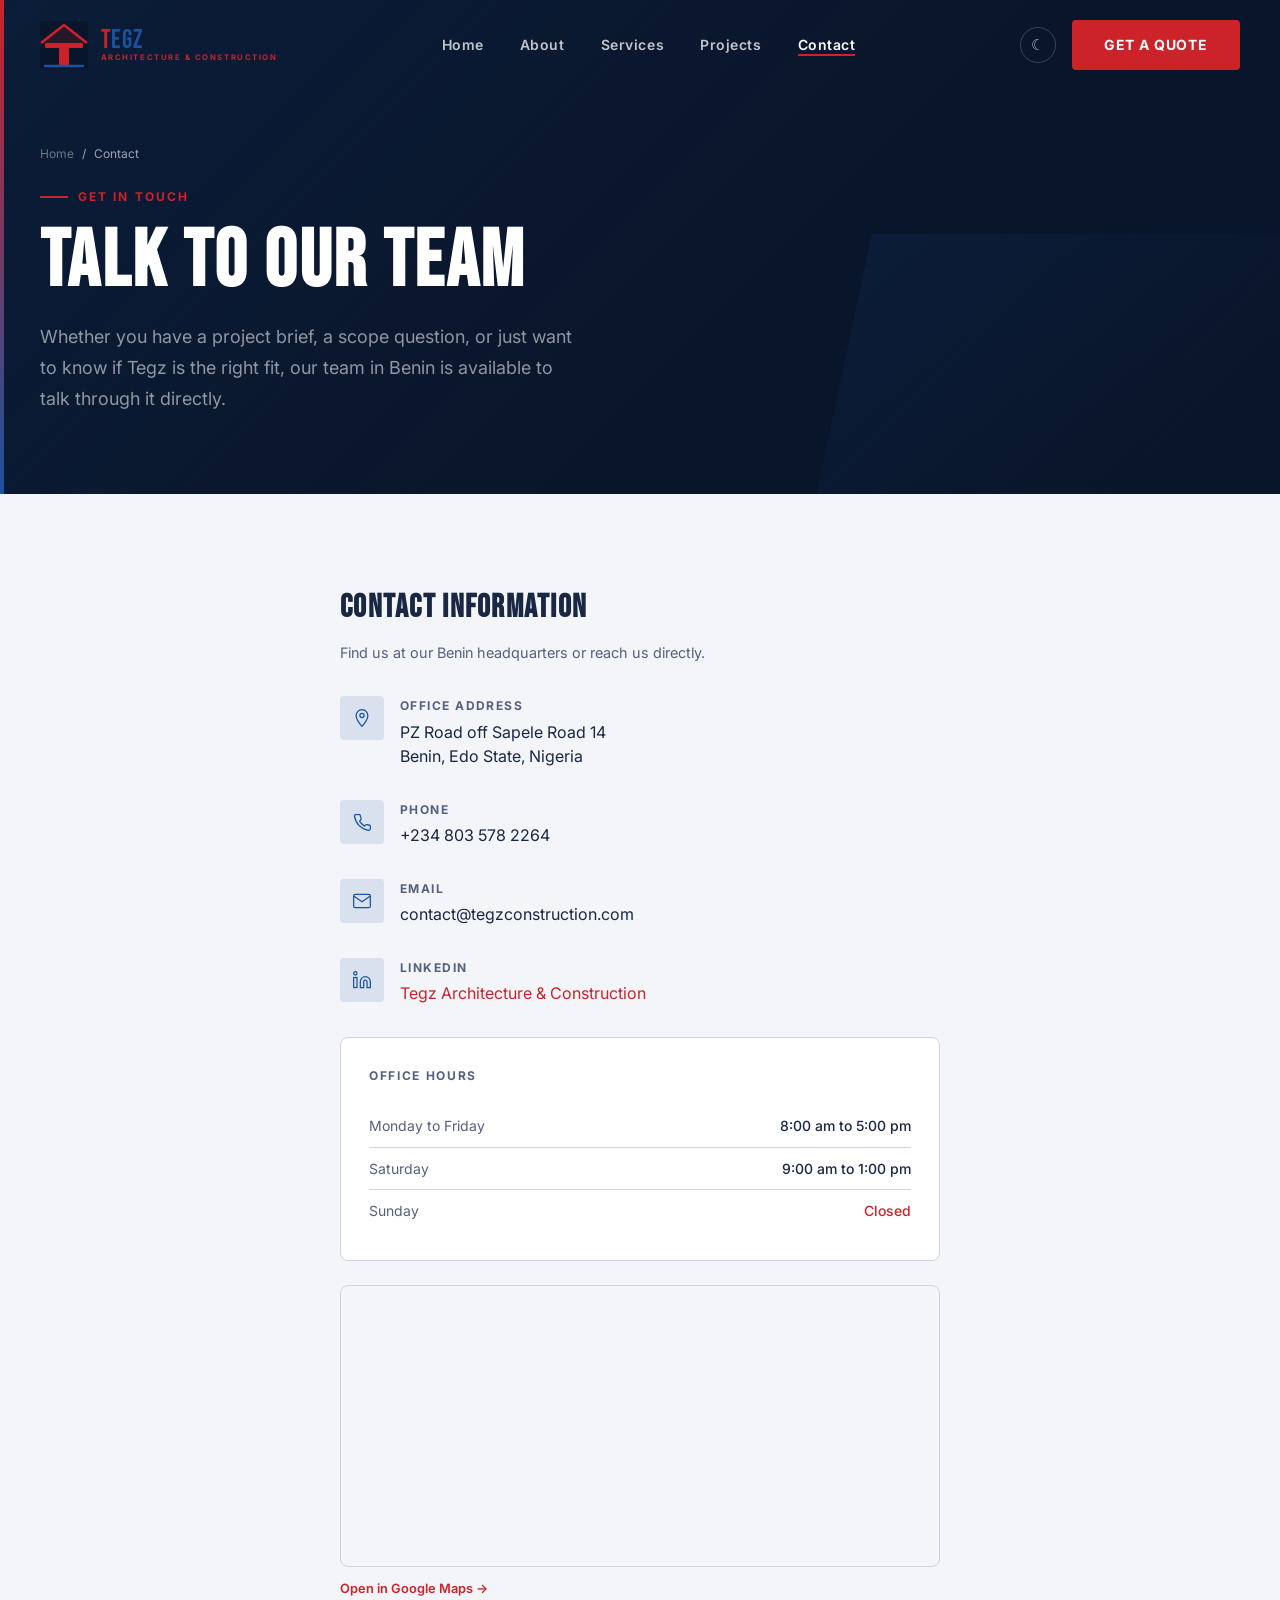
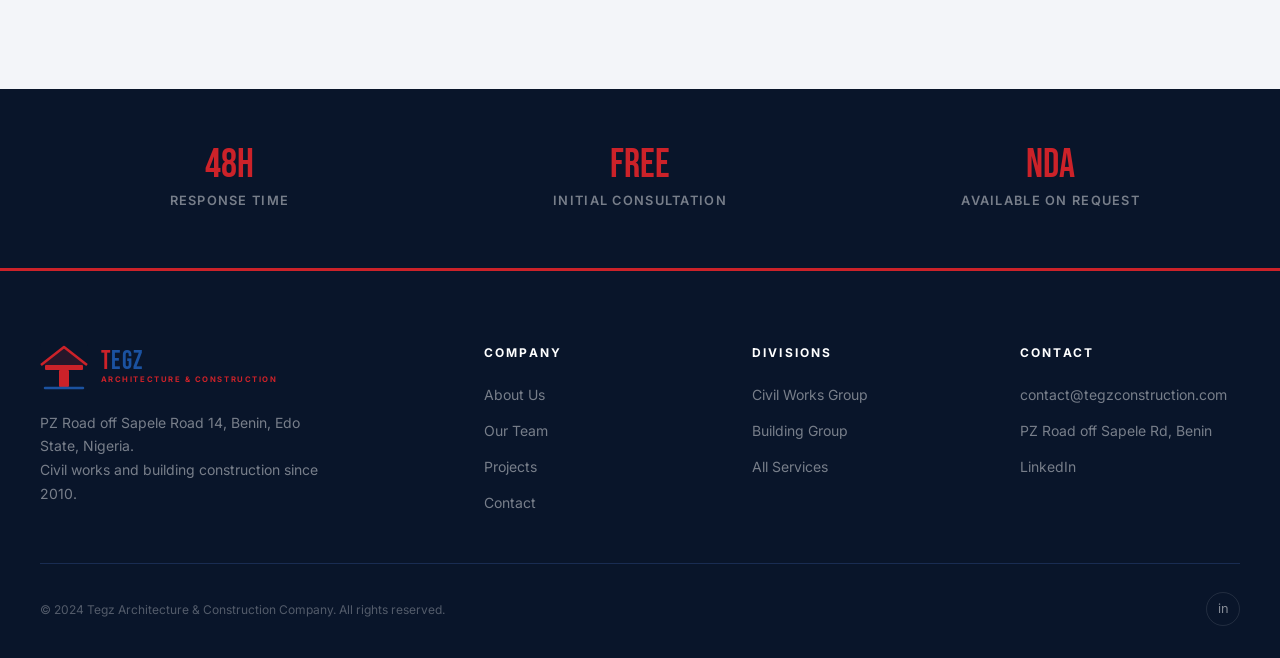
<file: contact.html>
﻿<!DOCTYPE html>
<html lang="en">
<head>
  <meta charset="UTF-8">
  <meta name="viewport" content="width=device-width, initial-scale=1.0">
  <title>Contact | Tegz Architecture &amp; Construction Company</title>
  <meta name="description" content="Contact Tegz Architecture & Construction Company. Based in Benin, Edo, Nigeria. Get a quote for civil works, building construction, MEP services, or piling.">
  <link rel="canonical" href="https://tegzconstruction.com/contact.html">
  <meta name="theme-color" content="#09152A">

  <meta property="og:type" content="website">
  <meta property="og:site_name" content="Tegz Architecture & Construction Company">
  <meta property="og:title" content="Contact | Tegz Architecture & Construction Company">
  <meta property="og:description" content="Get a quote for civil works, building construction, MEP services, or piling. Based in Benin, Edo State, Nigeria.">
  <meta property="og:url" content="https://tegzconstruction.com/contact.html">
  <meta property="og:image" content="https://tegzconstruction.com/images/hero-home.jpg">
  <meta property="og:locale" content="en_NG">

  <meta name="twitter:card" content="summary_large_image">
  <meta name="twitter:title" content="Contact | Tegz Architecture & Construction Company">
  <meta name="twitter:description" content="Get a quote for civil works, building construction, MEP services, or piling. Based in Benin, Edo State, Nigeria.">
  <meta name="twitter:image" content="https://tegzconstruction.com/images/hero-home.jpg">

  <link rel="icon" type="image/svg+xml" href="favicon.svg">
  <link rel="stylesheet" href="css/styles.css?v=20260910120000">

  <script type="application/ld+json">
  {
    "@context": "https://schema.org",
    "@type": "BreadcrumbList",
    "itemListElement": [
      { "@type": "ListItem", "position": 1, "name": "Home", "item": "https://tegzconstruction.com/" },
      { "@type": "ListItem", "position": 2, "name": "Contact", "item": "https://tegzconstruction.com/contact.html" }
    ]
  }
  </script>
  <script type="application/ld+json">
  {
    "@context": "https://schema.org",
    "@type": "GeneralContractor",
    "name": "Tegz Architecture & Construction Company",
    "url": "https://tegzconstruction.com/",
    "logo": "https://tegzconstruction.com/favicon.svg",
    "telephone": "+2348035782264",
    "email": "contact@tegzconstruction.com",
    "address": {
      "@type": "PostalAddress",
      "streetAddress": "PZ Road off Sapele Road 14",
      "addressLocality": "Benin City",
      "addressRegion": "Edo State",
      "addressCountry": "NG"
    },
    "sameAs": ["https://ng.linkedin.com/company/tegz-architecture-construction-company"],
    "openingHoursSpecification": [
      { "@type": "OpeningHoursSpecification", "dayOfWeek": ["Monday","Tuesday","Wednesday","Thursday","Friday"], "opens": "08:00", "closes": "17:00" },
      { "@type": "OpeningHoursSpecification", "dayOfWeek": "Saturday", "opens": "09:00", "closes": "13:00" }
    ]
  }
  </script>
</head>
<body>

<nav class="nav" id="mainNav">
  <div class="container">
    <div class="nav__inner">
      <a href="index.html" class="nav__logo">
        <svg class="nav__logo-mark" viewBox="0 0 48 48" fill="none" xmlns="http://www.w3.org/2000/svg"><rect width="48" height="48" fill="#09152A" rx="3"/><polygon points="24,4 47,22 1,22" fill="#CC2229" opacity="0.15"/><polyline points="1,22 24,4 47,22" stroke="#CC2229" stroke-width="2.5" stroke-linejoin="round"/><rect x="5" y="22" width="38" height="5" fill="#CC2229" rx="1"/><rect x="19" y="27" width="10" height="17" fill="#CC2229" rx="1"/><line x1="5" y1="45" x2="43" y2="45" stroke="#1B52A0" stroke-width="2.5" stroke-linecap="round"/></svg>
        <div class="nav__logo-text"><span class="name"><span style="color:#CC2229">T</span><span style="color:#1B52A0">EGZ</span></span><span class="tagline">Architecture &amp; Construction</span></div>
      </a>
      <ul class="nav__links">
        <li><a href="index.html">Home</a></li>
        <li><a href="about.html">About</a></li>
        <li><a href="services.html">Services</a></li>
        <li><a href="projects.html">Projects</a></li>
        <li><a href="contact.html" class="active">Contact</a></li>
      </ul>
      <div class="nav__cta">
        <button class="nav__theme-toggle" id="themeToggle" aria-label="Toggle theme">&#9728;</button>
        <a href="contact.html" class="btn btn--primary">Get a Quote</a>
      </div>
      <button class="nav__hamburger" id="hamburger" aria-label="Menu"><span></span><span></span><span></span></button>
    </div>
    <div class="nav__mobile" id="mobileMenu">
      <a href="index.html">Home</a><a href="about.html">About</a><a href="services.html">Services</a><a href="projects.html">Projects</a><a href="contact.html">Contact</a>
    </div>
  </div>
</nav>

<section class="page-hero">
  <div class="page-hero__accent"></div>
  <div class="container">
    <div class="page-hero__content">
      <div class="breadcrumb"><a href="index.html">Home</a><span>/</span><span>Contact</span></div>
      <div class="section-eyebrow">Get in Touch</div>
      <h1>Talk to Our Team</h1>
      <p>Whether you have a project brief, a scope question, or just want to know if Tegz is the right fit, our team in Benin is available to talk through it directly.</p>
    </div>
  </div>
</section>

<!-- MAIN CONTACT SECTION -->
<section class="section">
  <div class="container">
    <div style="max-width:600px;margin:0 auto;">

      <!-- CONTACT INFO -->
      <div>
        <h2 style="font-family:'Bebas Neue',sans-serif;font-size:2rem;letter-spacing:0.04em;margin-bottom:0.5rem;">Contact Information</h2>
        <p style="color:var(--text-secondary);font-size:0.9rem;margin-bottom:2rem;">Find us at our Benin headquarters or reach us directly.</p>

        <div class="contact-info-item">
          <div class="contact-info-item__icon">
            <svg viewBox="0 0 24 24" fill="none" width="20" height="20"><path d="M12 2C8.13 2 5 5.13 5 9c0 5.25 7 13 7 13s7-7.75 7-13c0-3.87-3.13-7-7-7z" stroke="currentColor" stroke-width="1.5"/><circle cx="12" cy="9" r="2.5" stroke="currentColor" stroke-width="1.5"/></svg>
          </div>
          <div>
            <h4>Office Address</h4>
            <p>PZ Road off Sapele Road 14<br>Benin, Edo State, Nigeria</p>
          </div>
        </div>

        <div class="contact-info-item">
          <div class="contact-info-item__icon">
            <svg viewBox="0 0 24 24" fill="none" width="20" height="20"><path d="M22 16.92v3a2 2 0 01-2.18 2A19.79 19.79 0 013.07 5.18 2 2 0 015.1 3h3a2 2 0 012 1.72c.127.96.361 1.903.7 2.81a2 2 0 01-.45 2.11L9.09 10.91a16 16 0 006 6l1.27-1.27a2 2 0 012.11-.45c.907.339 1.85.573 2.81.7A2 2 0 0122 16.92z" stroke="currentColor" stroke-width="1.5" stroke-linecap="round" stroke-linejoin="round"/></svg>
          </div>
          <div>
            <h4>Phone</h4>
            <p><a href="tel:+2348035782264" style="color:var(--text-primary);">+234 803 578 2264</a></p>
          </div>
        </div>

        <div class="contact-info-item">
          <div class="contact-info-item__icon">
            <svg viewBox="0 0 24 24" fill="none" width="20" height="20"><path d="M4 4h16c1.1 0 2 .9 2 2v12c0 1.1-.9 2-2 2H4c-1.1 0-2-.9-2-2V6c0-1.1.9-2 2-2z" stroke="currentColor" stroke-width="1.5"/><polyline points="22,6 12,13 2,6" stroke="currentColor" stroke-width="1.5"/></svg>
          </div>
          <div>
            <h4>Email</h4>
            <p><a href="mailto:contact@tegzconstruction.com" style="color:var(--text-primary);">contact@tegzconstruction.com</a></p>
          </div>
        </div>

        <div class="contact-info-item">
          <div class="contact-info-item__icon">
            <svg viewBox="0 0 24 24" fill="none" width="20" height="20"><path d="M16 8a6 6 0 016 6v7h-4v-7a2 2 0 00-2-2 2 2 0 00-2 2v7h-4v-7a6 6 0 016-6z" stroke="currentColor" stroke-width="1.5"/><rect x="2" y="9" width="4" height="12" stroke="currentColor" stroke-width="1.5"/><circle cx="4" cy="4" r="2" stroke="currentColor" stroke-width="1.5"/></svg>
          </div>
          <div>
            <h4>LinkedIn</h4>
            <p><a href="https://ng.linkedin.com/company/tegz-architecture-construction-company" target="_blank" rel="noopener" style="color:var(--clr-red);">Tegz Architecture &amp; Construction</a></p>
          </div>
        </div>

        <!-- OFFICE HOURS -->
        <div style="background:var(--surface-card);border:1px solid var(--border-clr);border-radius:8px;padding:1.75rem;margin-top:0.5rem;">
          <h4 style="font-size:0.75rem;font-weight:700;letter-spacing:0.14em;text-transform:uppercase;color:var(--text-secondary);margin-bottom:1.25rem;">Office Hours</h4>
          <table style="width:100%;border-collapse:collapse;">
            <tr style="border-bottom:1px solid var(--border-clr);">
              <td style="padding:0.6rem 0;font-size:0.875rem;color:var(--text-secondary);">Monday to Friday</td>
              <td style="padding:0.6rem 0;font-size:0.875rem;color:var(--text-primary);text-align:right;font-weight:500;">8:00 am to 5:00 pm</td>
            </tr>
            <tr style="border-bottom:1px solid var(--border-clr);">
              <td style="padding:0.6rem 0;font-size:0.875rem;color:var(--text-secondary);">Saturday</td>
              <td style="padding:0.6rem 0;font-size:0.875rem;color:var(--text-primary);text-align:right;font-weight:500;">9:00 am to 1:00 pm</td>
            </tr>
            <tr>
              <td style="padding:0.6rem 0;font-size:0.875rem;color:var(--text-secondary);">Sunday</td>
              <td style="padding:0.6rem 0;font-size:0.875rem;color:var(--clr-red);text-align:right;font-weight:500;">Closed</td>
            </tr>
          </table>
        </div>

        <!-- MAP -->
        <div style="margin-top:1.5rem;border-radius:8px;overflow:hidden;border:1px solid var(--border-clr);">
          <iframe
            title="Tegz Architecture &amp; Construction Company location map"
            src="https://maps.google.com/maps?q=6.3236265,5.6265195&z=16&ie=UTF8&iwloc=&output=embed"
            style="width:100%;height:280px;border:0;display:block;"
            loading="lazy"
            referrerpolicy="no-referrer-when-downgrade"
            allowfullscreen>
          </iframe>
        </div>
        <a href="https://www.google.com/maps/search/?api=1&query=6.3236265,5.6265195" target="_blank" rel="noopener" style="display:inline-block;margin-top:0.75rem;font-size:0.8rem;font-weight:600;color:var(--clr-red);">Open in Google Maps &#8594;</a>
      </div>
    </div>
  </div>
</section>

<!-- RESPONSE PROMISE -->
<section class="section--sm section--dark">
  <div class="container">
    <div style="display:grid;grid-template-columns:repeat(3,1fr);gap:2rem;text-align:center;">
      <div class="reveal">
        <div style="font-family:'Bebas Neue',sans-serif;font-size:2.5rem;color:var(--clr-red);line-height:1;margin-bottom:0.4rem;">48h</div>
        <div style="font-size:0.8rem;font-weight:600;letter-spacing:0.1em;text-transform:uppercase;color:rgba(255,255,255,0.45);">Response Time</div>
      </div>
      <div class="reveal">
        <div style="font-family:'Bebas Neue',sans-serif;font-size:2.5rem;color:var(--clr-red);line-height:1;margin-bottom:0.4rem;">Free</div>
        <div style="font-size:0.8rem;font-weight:600;letter-spacing:0.1em;text-transform:uppercase;color:rgba(255,255,255,0.45);">Initial Consultation</div>
      </div>
      <div class="reveal">
        <div style="font-family:'Bebas Neue',sans-serif;font-size:2.5rem;color:var(--clr-red);line-height:1;margin-bottom:0.4rem;">NDA</div>
        <div style="font-size:0.8rem;font-weight:600;letter-spacing:0.1em;text-transform:uppercase;color:rgba(255,255,255,0.45);">Available on Request</div>
      </div>
    </div>
  </div>
</section>

<footer class="footer">
  <div class="container">
    <div class="footer__grid">
      <div class="footer__brand">
        <div class="nav__logo" style="margin-bottom:1.25rem;">
          <svg class="nav__logo-mark" viewBox="0 0 48 48" fill="none" xmlns="http://www.w3.org/2000/svg"><rect width="48" height="48" fill="#09152A" rx="3"/><polygon points="24,4 47,22 1,22" fill="#CC2229" opacity="0.15"/><polyline points="1,22 24,4 47,22" stroke="#CC2229" stroke-width="2.5" stroke-linejoin="round"/><rect x="5" y="22" width="38" height="5" fill="#CC2229" rx="1"/><rect x="19" y="27" width="10" height="17" fill="#CC2229" rx="1"/><line x1="5" y1="45" x2="43" y2="45" stroke="#1B52A0" stroke-width="2.5" stroke-linecap="round"/></svg>
          <div class="nav__logo-text"><span class="name"><span style="color:#CC2229">T</span><span style="color:#1B52A0">EGZ</span></span><span class="tagline">Architecture &amp; Construction</span></div>
        </div>
        <p>PZ Road off Sapele Road 14, Benin, Edo State, Nigeria.<br>Civil works and building construction since 2010.</p>
      </div>
      <div class="footer__col"><h4>Company</h4><ul><li><a href="about.html">About Us</a></li><li><a href="about.html#team">Our Team</a></li><li><a href="projects.html">Projects</a></li><li><a href="contact.html">Contact</a></li></ul></div>
      <div class="footer__col"><h4>Divisions</h4><ul><li><a href="services.html#civil">Civil Works Group</a></li><li><a href="services.html#building">Building Group</a></li><li><a href="services.html">All Services</a></li></ul></div>
      <div class="footer__col"><h4>Contact</h4><ul><li><a href="mailto:contact@tegzconstruction.com">contact@tegzconstruction.com</a></li><li><a href="#">PZ Road off Sapele Rd, Benin</a></li><li><a href="https://ng.linkedin.com/company/tegz-architecture-construction-company" target="_blank" rel="noopener">LinkedIn</a></li></ul></div>
    </div>
    <div class="footer__bottom">
      <p>&#169; 2024 Tegz Architecture &amp; Construction Company. All rights reserved.</p>
      <div class="footer__socials">
        <a href="https://ng.linkedin.com/company/tegz-architecture-construction-company" target="_blank" rel="noopener" aria-label="LinkedIn">in</a>
      </div>
    </div>
  </div>
</footer>
<script src="js/main.js?v=20260910120000"></script>
</body>
</html>
</file>
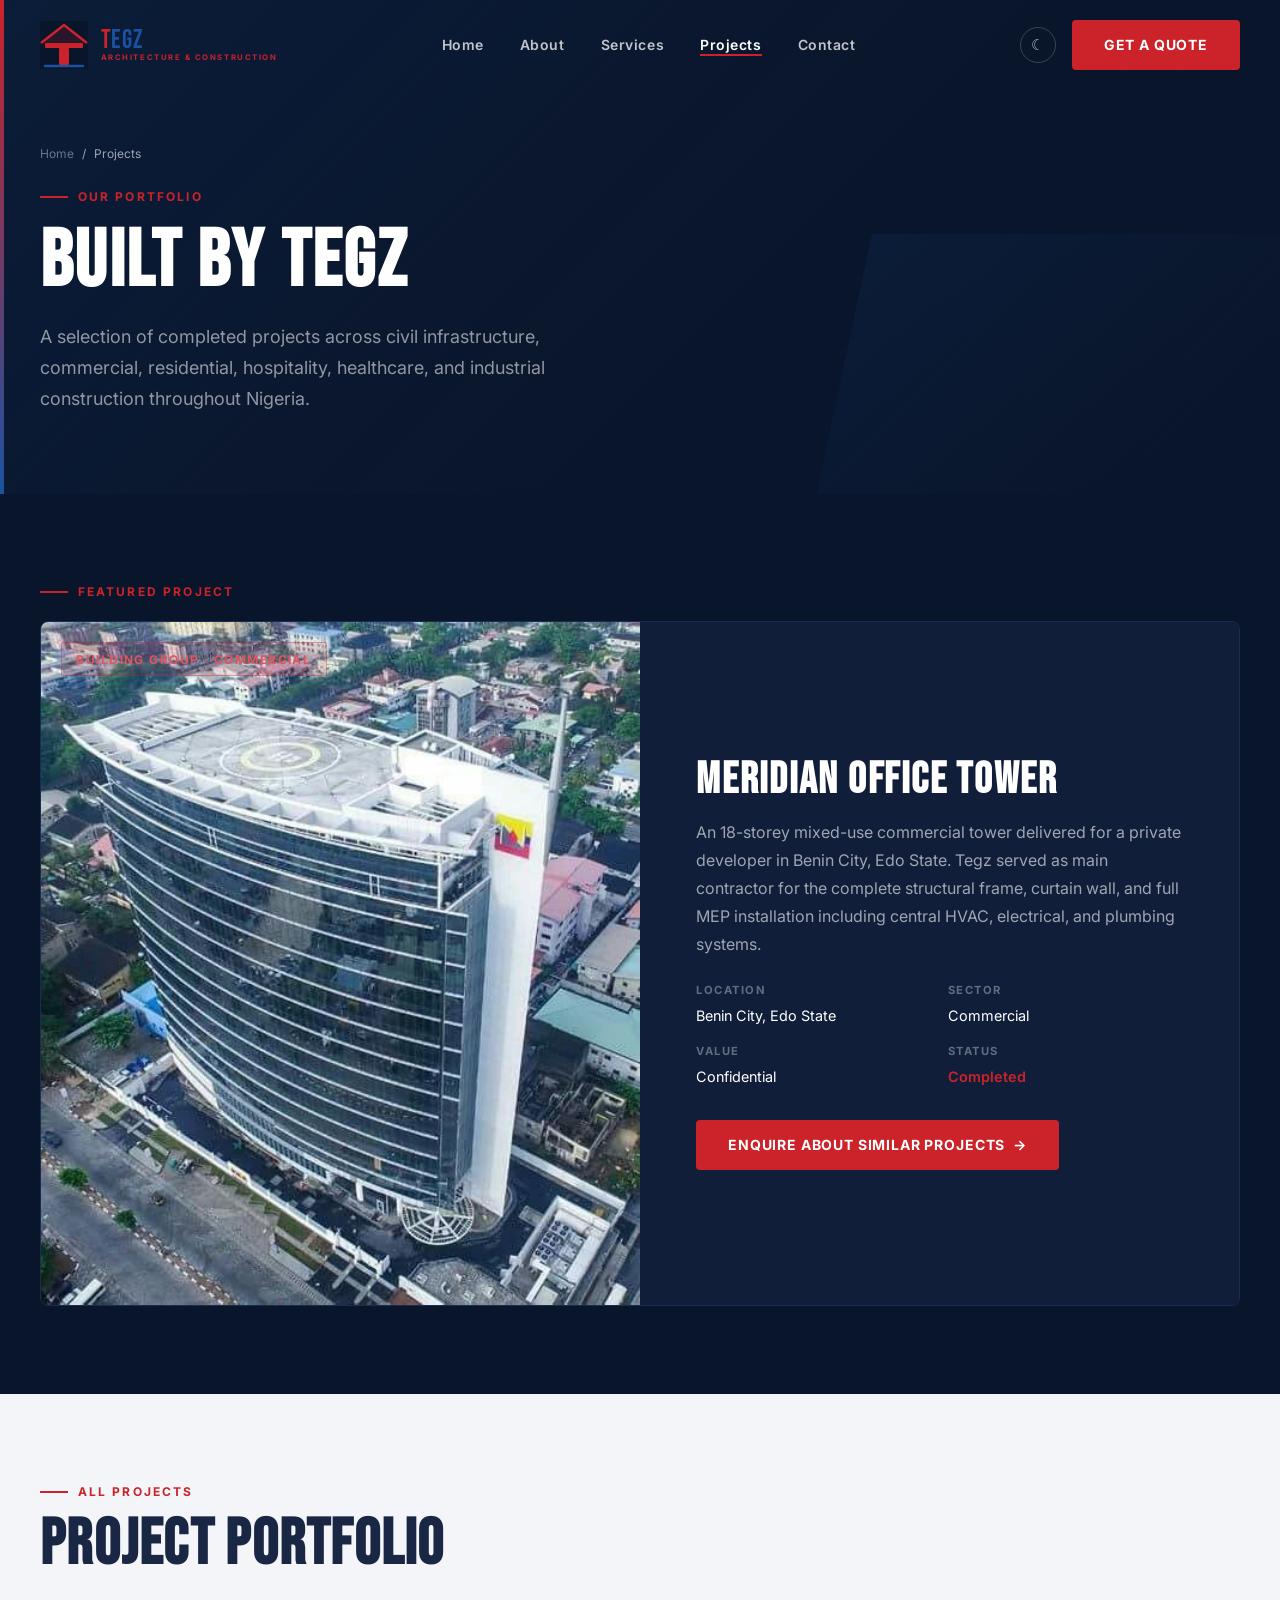
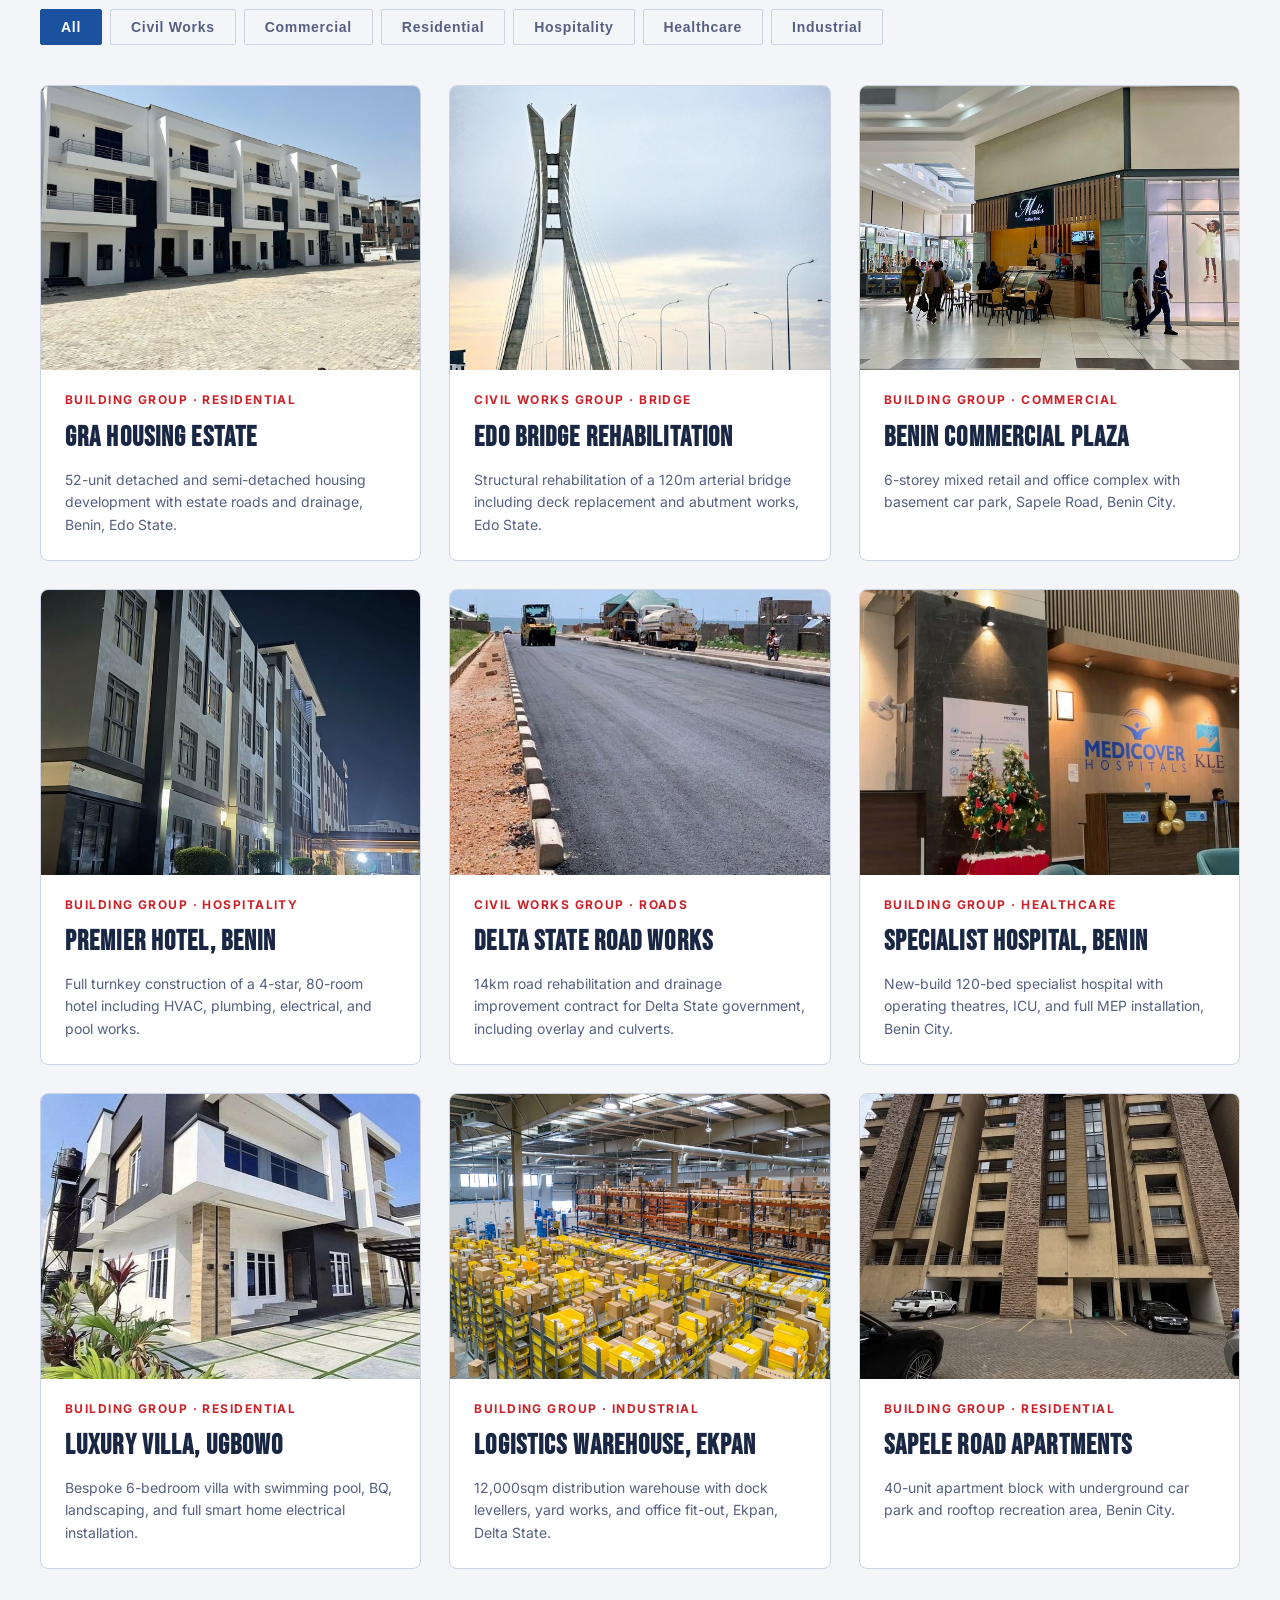
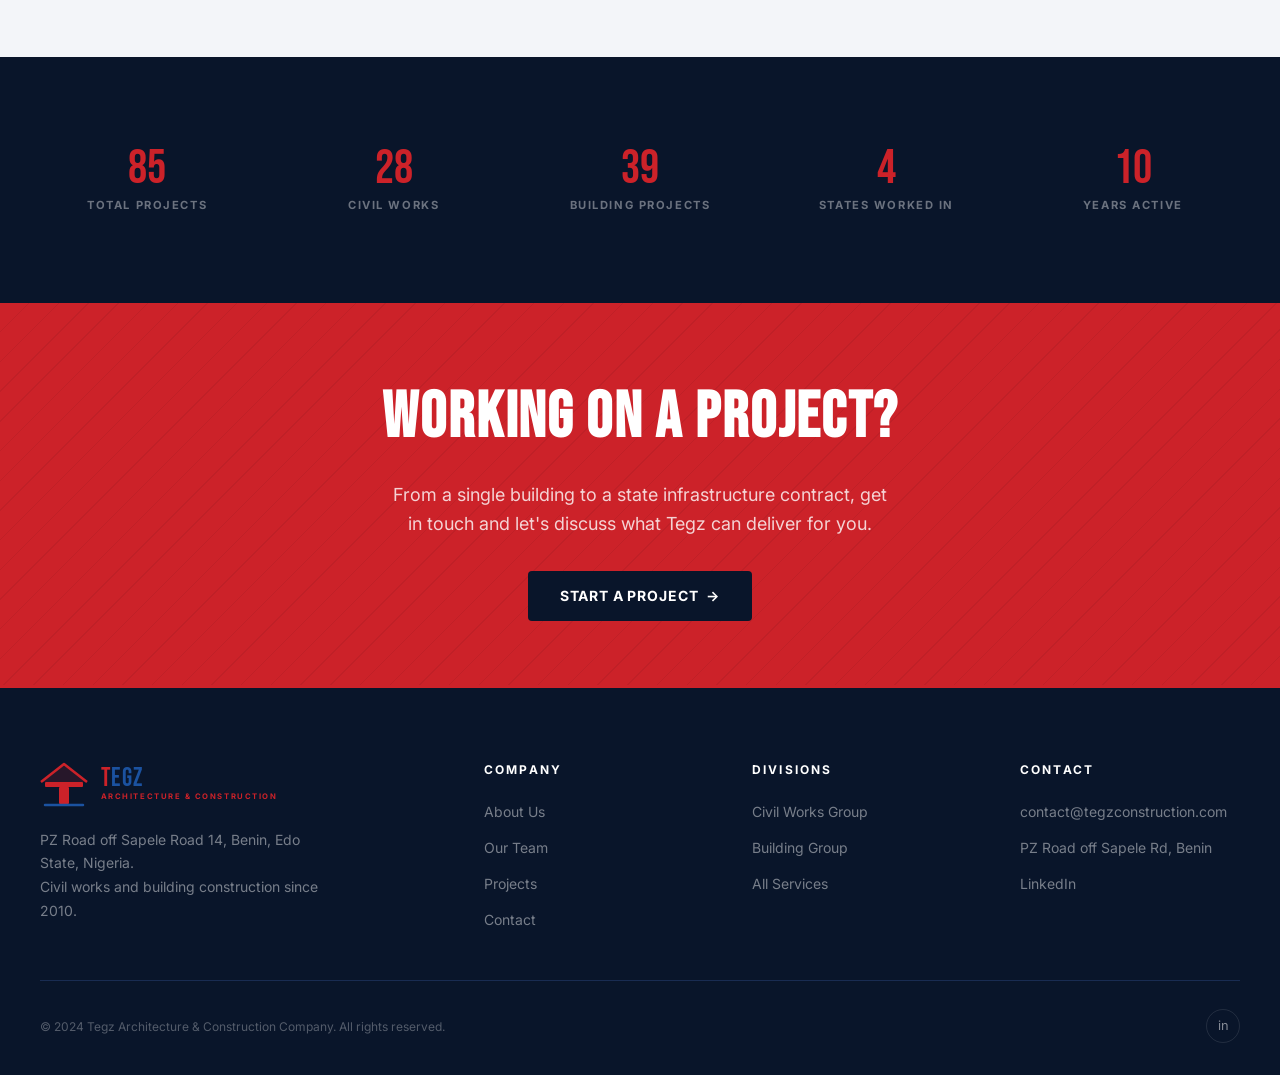
<file: projects.html>
﻿<!DOCTYPE html>
<html lang="en">
<head>
  <meta charset="UTF-8">
  <meta name="viewport" content="width=device-width, initial-scale=1.0">
  <title>Projects | Tegz Architecture &amp; Construction Company</title>
  <meta name="description" content="Portfolio of completed projects by Tegz Architecture & Construction Company: civil works, commercial, residential, hospitality, healthcare, and industrial construction across Nigeria.">
  <link rel="canonical" href="https://tegzconstruction.com/projects.html">
  <meta name="theme-color" content="#09152A">

  <meta property="og:type" content="website">
  <meta property="og:site_name" content="Tegz Architecture & Construction Company">
  <meta property="og:title" content="Projects | Tegz Architecture & Construction Company">
  <meta property="og:description" content="Portfolio of completed projects: civil works, commercial, residential, hospitality, healthcare, and industrial construction across Nigeria.">
  <meta property="og:url" content="https://tegzconstruction.com/projects.html">
  <meta property="og:image" content="https://tegzconstruction.com/images/project-meridian-office-tower.jpg">
  <meta property="og:locale" content="en_NG">

  <meta name="twitter:card" content="summary_large_image">
  <meta name="twitter:title" content="Projects | Tegz Architecture & Construction Company">
  <meta name="twitter:description" content="Portfolio of completed projects: civil works, commercial, residential, hospitality, healthcare, and industrial construction across Nigeria.">
  <meta name="twitter:image" content="https://tegzconstruction.com/images/project-meridian-office-tower.jpg">

  <link rel="icon" type="image/svg+xml" href="favicon.svg">
  <link rel="stylesheet" href="css/styles.css?v=20260910120000">

  <script type="application/ld+json">
  {
    "@context": "https://schema.org",
    "@type": "BreadcrumbList",
    "itemListElement": [
      { "@type": "ListItem", "position": 1, "name": "Home", "item": "https://tegzconstruction.com/" },
      { "@type": "ListItem", "position": 2, "name": "Projects", "item": "https://tegzconstruction.com/projects.html" }
    ]
  }
  </script>
</head>
<body>

<nav class="nav" id="mainNav">
  <div class="container">
    <div class="nav__inner">
      <a href="index.html" class="nav__logo">
        <svg class="nav__logo-mark" viewBox="0 0 48 48" fill="none" xmlns="http://www.w3.org/2000/svg"><rect width="48" height="48" fill="#09152A" rx="3"/><polygon points="24,4 47,22 1,22" fill="#CC2229" opacity="0.15"/><polyline points="1,22 24,4 47,22" stroke="#CC2229" stroke-width="2.5" stroke-linejoin="round"/><rect x="5" y="22" width="38" height="5" fill="#CC2229" rx="1"/><rect x="19" y="27" width="10" height="17" fill="#CC2229" rx="1"/><line x1="5" y1="45" x2="43" y2="45" stroke="#1B52A0" stroke-width="2.5" stroke-linecap="round"/></svg>
        <div class="nav__logo-text"><span class="name"><span style="color:#CC2229">T</span><span style="color:#1B52A0">EGZ</span></span><span class="tagline">Architecture &amp; Construction</span></div>
      </a>
      <ul class="nav__links">
        <li><a href="index.html">Home</a></li>
        <li><a href="about.html">About</a></li>
        <li><a href="services.html">Services</a></li>
        <li><a href="projects.html" class="active">Projects</a></li>
        <li><a href="contact.html">Contact</a></li>
      </ul>
      <div class="nav__cta">
        <button class="nav__theme-toggle" id="themeToggle" aria-label="Toggle theme">&#9728;</button>
        <a href="contact.html" class="btn btn--primary">Get a Quote</a>
      </div>
      <button class="nav__hamburger" id="hamburger" aria-label="Menu"><span></span><span></span><span></span></button>
    </div>
    <div class="nav__mobile" id="mobileMenu">
      <a href="index.html">Home</a><a href="about.html">About</a><a href="services.html">Services</a><a href="projects.html">Projects</a><a href="contact.html">Contact</a>
    </div>
  </div>
</nav>

<section class="page-hero">
  <div class="page-hero__accent"></div>
  <div class="container">
    <div class="page-hero__content">
      <div class="breadcrumb"><a href="index.html">Home</a><span>/</span><span>Projects</span></div>
      <div class="section-eyebrow">Our Portfolio</div>
      <h1>Built by Tegz</h1>
      <p>A selection of completed projects across civil infrastructure, commercial, residential, hospitality, healthcare, and industrial construction throughout Nigeria.</p>
    </div>
  </div>
</section>

<!-- FEATURED PROJECT -->
<section class="section section--dark">
  <div class="container">
    <div class="section-eyebrow" style="margin-bottom:1.25rem;">Featured Project</div>
    <div style="display:grid;grid-template-columns:1fr 1fr;gap:0;border-radius:8px;overflow:hidden;border:1px solid var(--clr-dark-3);">
      <div style="position:relative;min-height:420px;">
        <img src="images/project-meridian-office-tower.jpg"
             alt="Meridian Office Tower" style="width:100%;height:100%;object-fit:cover;display:block;">
        <div style="position:absolute;top:1.25rem;left:1.25rem;">
          <div class="division-badge division-badge--building">Building Group &middot; Commercial</div>
        </div>
      </div>
      <div style="padding:3.5rem;background:var(--clr-dark-2);display:flex;flex-direction:column;justify-content:center;">
        <h2 style="font-family:'Bebas Neue',sans-serif;font-size:2.75rem;letter-spacing:0.04em;color:#fff;line-height:1;margin-bottom:1rem;">Meridian Office Tower</h2>
        <p style="color:rgba(255,255,255,0.6);line-height:1.75;margin-bottom:1.5rem;">An 18-storey mixed-use commercial tower delivered for a private developer in Benin City, Edo State. Tegz served as main contractor for the complete structural frame, curtain wall, and full MEP installation including central HVAC, electrical, and plumbing systems.</p>
        <div style="display:grid;grid-template-columns:1fr 1fr;gap:1rem;margin-bottom:2rem;">
          <div><div style="font-size:0.7rem;font-weight:700;letter-spacing:0.14em;text-transform:uppercase;color:rgba(255,255,255,0.35);margin-bottom:0.25rem;">Location</div><div style="color:#fff;font-size:0.9rem;">Benin City, Edo State</div></div>
          <div><div style="font-size:0.7rem;font-weight:700;letter-spacing:0.14em;text-transform:uppercase;color:rgba(255,255,255,0.35);margin-bottom:0.25rem;">Sector</div><div style="color:#fff;font-size:0.9rem;">Commercial</div></div>
          <div><div style="font-size:0.7rem;font-weight:700;letter-spacing:0.14em;text-transform:uppercase;color:rgba(255,255,255,0.35);margin-bottom:0.25rem;">Value</div><div style="color:#fff;font-size:0.9rem;">Confidential</div></div>
          <div><div style="font-size:0.7rem;font-weight:700;letter-spacing:0.14em;text-transform:uppercase;color:rgba(255,255,255,0.35);margin-bottom:0.25rem;">Status</div><div style="color:var(--clr-red);font-size:0.9rem;font-weight:600;">Completed</div></div>
        </div>
        <a href="contact.html" class="btn btn--primary" style="width:fit-content;">Enquire About Similar Projects <span class="btn-arrow">&#8594;</span></a>
      </div>
    </div>
  </div>
</section>

<!-- PROJECT GRID -->
<section class="section">
  <div class="container">
    <div class="section__header" style="display:flex;align-items:flex-end;justify-content:space-between;flex-wrap:wrap;gap:1.5rem;margin-bottom:2rem;">
      <div>
        <div class="section-eyebrow">All Projects</div>
        <h2 class="section-title">Project Portfolio</h2>
      </div>
    </div>

    <!-- FILTER TABS -->
    <div class="filter-tabs" id="filterTabs">
      <button class="filter-tab active" data-filter="all">All</button>
      <button class="filter-tab" data-filter="civil">Civil Works</button>
      <button class="filter-tab" data-filter="commercial">Commercial</button>
      <button class="filter-tab" data-filter="residential">Residential</button>
      <button class="filter-tab" data-filter="hospitality">Hospitality</button>
      <button class="filter-tab" data-filter="healthcare">Healthcare</button>
      <button class="filter-tab" data-filter="industrial">Industrial</button>
    </div>

    <div class="grid-3" id="projectGrid">

      <div class="card reveal" data-category="residential">
        <div class="project-thumb">
          <img class="project-thumb__img" src="images/project-gra-housing-estate.jpg" alt="GRA Housing Estate">
          <div class="project-thumb__overlay"><a href="contact.html">Enquire &#8594;</a></div>
        </div>
        <div class="project-body">
          <div class="project-body__tag">Building Group &middot; Residential</div>
          <h3>GRA Housing Estate</h3>
          <p>52-unit detached and semi-detached housing development with estate roads and drainage, Benin, Edo State.</p>
        </div>
      </div>

      <div class="card reveal" data-category="civil">
        <div class="project-thumb">
          <img class="project-thumb__img" src="images/project-edo-bridge-rehab.jpg" alt="Edo Bridge Rehabilitation">
          <div class="project-thumb__overlay"><a href="contact.html">Enquire &#8594;</a></div>
        </div>
        <div class="project-body">
          <div class="project-body__tag">Civil Works Group &middot; Bridge</div>
          <h3>Edo Bridge Rehabilitation</h3>
          <p>Structural rehabilitation of a 120m arterial bridge including deck replacement and abutment works, Edo State.</p>
        </div>
      </div>

      <div class="card reveal" data-category="commercial">
        <div class="project-thumb">
          <img class="project-thumb__img" src="images/project-benin-commercial-plaza.jpg" alt="Benin Commercial Plaza">
          <div class="project-thumb__overlay"><a href="contact.html">Enquire &#8594;</a></div>
        </div>
        <div class="project-body">
          <div class="project-body__tag">Building Group &middot; Commercial</div>
          <h3>Benin Commercial Plaza</h3>
          <p>6-storey mixed retail and office complex with basement car park, Sapele Road, Benin City.</p>
        </div>
      </div>

      <div class="card reveal" data-category="hospitality">
        <div class="project-thumb">
          <img class="project-thumb__img" src="images/project-premier-hotel.jpg" alt="Premier Hotel Construction">
          <div class="project-thumb__overlay"><a href="contact.html">Enquire &#8594;</a></div>
        </div>
        <div class="project-body">
          <div class="project-body__tag">Building Group &middot; Hospitality</div>
          <h3>Premier Hotel, Benin</h3>
          <p>Full turnkey construction of a 4-star, 80-room hotel including HVAC, plumbing, electrical, and pool works.</p>
        </div>
      </div>

      <div class="card reveal" data-category="civil">
        <div class="project-thumb">
          <img class="project-thumb__img" src="images/project-delta-state-road-works.jpg" alt="Delta State Road Works">
          <div class="project-thumb__overlay"><a href="contact.html">Enquire &#8594;</a></div>
        </div>
        <div class="project-body">
          <div class="project-body__tag">Civil Works Group &middot; Roads</div>
          <h3>Delta State Road Works</h3>
          <p>14km road rehabilitation and drainage improvement contract for Delta State government, including overlay and culverts.</p>
        </div>
      </div>

      <div class="card reveal" data-category="healthcare">
        <div class="project-thumb">
          <img class="project-thumb__img" src="images/project-edo-state-hospital.jpg" alt="Specialist Hospital, Benin">
          <div class="project-thumb__overlay"><a href="contact.html">Enquire &#8594;</a></div>
        </div>
        <div class="project-body">
          <div class="project-body__tag">Building Group &middot; Healthcare</div>
          <h3>Specialist Hospital, Benin</h3>
          <p>New-build 120-bed specialist hospital with operating theatres, ICU, and full MEP installation, Benin City.</p>
        </div>
      </div>

      <div class="card reveal" data-category="residential">
        <div class="project-thumb">
          <img class="project-thumb__img" src="images/project-luxury-villa-development.jpg" alt="Luxury Villa, Ugbowo">
          <div class="project-thumb__overlay"><a href="contact.html">Enquire &#8594;</a></div>
        </div>
        <div class="project-body">
          <div class="project-body__tag">Building Group &middot; Residential</div>
          <h3>Luxury Villa, Ugbowo</h3>
          <p>Bespoke 6-bedroom villa with swimming pool, BQ, landscaping, and full smart home electrical installation.</p>
        </div>
      </div>

      <div class="card reveal" data-category="industrial">
        <div class="project-thumb">
          <img class="project-thumb__img" src="images/project-warehouse-distribution.jpg" alt="Warehouse and Distribution">
          <div class="project-thumb__overlay"><a href="contact.html">Enquire &#8594;</a></div>
        </div>
        <div class="project-body">
          <div class="project-body__tag">Building Group &middot; Industrial</div>
          <h3>Logistics Warehouse, Ekpan</h3>
          <p>12,000sqm distribution warehouse with dock levellers, yard works, and office fit-out, Ekpan, Delta State.</p>
        </div>
      </div>

      <div class="card reveal" data-category="commercial">
        <div class="project-thumb">
          <img class="project-thumb__img" src="images/project-sapele-road-apartments.jpg" alt="Sapele Road Apartments">
          <div class="project-thumb__overlay"><a href="contact.html">Enquire &#8594;</a></div>
        </div>
        <div class="project-body">
          <div class="project-body__tag">Building Group &middot; Residential</div>
          <h3>Sapele Road Apartments</h3>
          <p>40-unit apartment block with underground car park and rooftop recreation area, Benin City.</p>
        </div>
      </div>

    </div>
  </div>
</section>

<!-- STATS STRIP -->
<section class="section section--dark">
  <div class="container">
    <div style="display:grid;grid-template-columns:repeat(5,1fr);gap:2rem;text-align:center;">
      <div class="reveal">
        <div style="font-family:'Bebas Neue',sans-serif;font-size:3rem;color:var(--clr-red);line-height:1;" data-count="120">0</div>
        <div style="font-size:0.7rem;font-weight:700;letter-spacing:0.14em;text-transform:uppercase;color:rgba(255,255,255,0.4);margin-top:0.25rem;">Total Projects</div>
      </div>
      <div class="reveal">
        <div style="font-family:'Bebas Neue',sans-serif;font-size:3rem;color:var(--clr-red);line-height:1;" data-count="40">0</div>
        <div style="font-size:0.7rem;font-weight:700;letter-spacing:0.14em;text-transform:uppercase;color:rgba(255,255,255,0.4);margin-top:0.25rem;">Civil Works</div>
      </div>
      <div class="reveal">
        <div style="font-family:'Bebas Neue',sans-serif;font-size:3rem;color:var(--clr-red);line-height:1;" data-count="55">0</div>
        <div style="font-size:0.7rem;font-weight:700;letter-spacing:0.14em;text-transform:uppercase;color:rgba(255,255,255,0.4);margin-top:0.25rem;">Building Projects</div>
      </div>
      <div class="reveal">
        <div style="font-family:'Bebas Neue',sans-serif;font-size:3rem;color:var(--clr-red);line-height:1;" data-count="6">0</div>
        <div style="font-size:0.7rem;font-weight:700;letter-spacing:0.14em;text-transform:uppercase;color:rgba(255,255,255,0.4);margin-top:0.25rem;">States Worked In</div>
      </div>
      <div class="reveal">
        <div style="font-family:'Bebas Neue',sans-serif;font-size:3rem;color:var(--clr-red);line-height:1;" data-count="14">0</div>
        <div style="font-size:0.7rem;font-weight:700;letter-spacing:0.14em;text-transform:uppercase;color:rgba(255,255,255,0.4);margin-top:0.25rem;">Years Active</div>
      </div>
    </div>
  </div>
</section>

<div class="cta-banner">
  <div class="container">
    <div class="cta-banner__content">
      <h2>Working on a Project?</h2>
      <p>From a single building to a state infrastructure contract, get in touch and let's discuss what Tegz can deliver for you.</p>
      <a href="contact.html" class="btn btn--primary">Start a Project <span class="btn-arrow">&#8594;</span></a>
    </div>
  </div>
</div>

<footer class="footer">
  <div class="container">
    <div class="footer__grid">
      <div class="footer__brand">
        <div class="nav__logo" style="margin-bottom:1.25rem;">
          <svg class="nav__logo-mark" viewBox="0 0 48 48" fill="none" xmlns="http://www.w3.org/2000/svg"><rect width="48" height="48" fill="#09152A" rx="3"/><polygon points="24,4 47,22 1,22" fill="#CC2229" opacity="0.15"/><polyline points="1,22 24,4 47,22" stroke="#CC2229" stroke-width="2.5" stroke-linejoin="round"/><rect x="5" y="22" width="38" height="5" fill="#CC2229" rx="1"/><rect x="19" y="27" width="10" height="17" fill="#CC2229" rx="1"/><line x1="5" y1="45" x2="43" y2="45" stroke="#1B52A0" stroke-width="2.5" stroke-linecap="round"/></svg>
          <div class="nav__logo-text"><span class="name"><span style="color:#CC2229">T</span><span style="color:#1B52A0">EGZ</span></span><span class="tagline">Architecture &amp; Construction</span></div>
        </div>
        <p>PZ Road off Sapele Road 14, Benin, Edo State, Nigeria.<br>Civil works and building construction since 2010.</p>
      </div>
      <div class="footer__col"><h4>Company</h4><ul><li><a href="about.html">About Us</a></li><li><a href="about.html#team">Our Team</a></li><li><a href="projects.html">Projects</a></li><li><a href="contact.html">Contact</a></li></ul></div>
      <div class="footer__col"><h4>Divisions</h4><ul><li><a href="services.html#civil">Civil Works Group</a></li><li><a href="services.html#building">Building Group</a></li><li><a href="services.html">All Services</a></li></ul></div>
      <div class="footer__col"><h4>Contact</h4><ul><li><a href="mailto:contact@tegzconstruction.com">contact@tegzconstruction.com</a></li><li><a href="#">PZ Road off Sapele Rd, Benin</a></li><li><a href="https://ng.linkedin.com/company/tegz-architecture-construction-company" target="_blank" rel="noopener">LinkedIn</a></li></ul></div>
    </div>
    <div class="footer__bottom">
      <p>&#169; 2024 Tegz Architecture &amp; Construction Company. All rights reserved.</p>
      <div class="footer__socials">
        <a href="https://ng.linkedin.com/company/tegz-architecture-construction-company" target="_blank" rel="noopener" aria-label="LinkedIn">in</a>
      </div>
    </div>
  </div>
</footer>
<script src="js/main.js?v=20260910120000"></script>
</body>
</html>
</file>
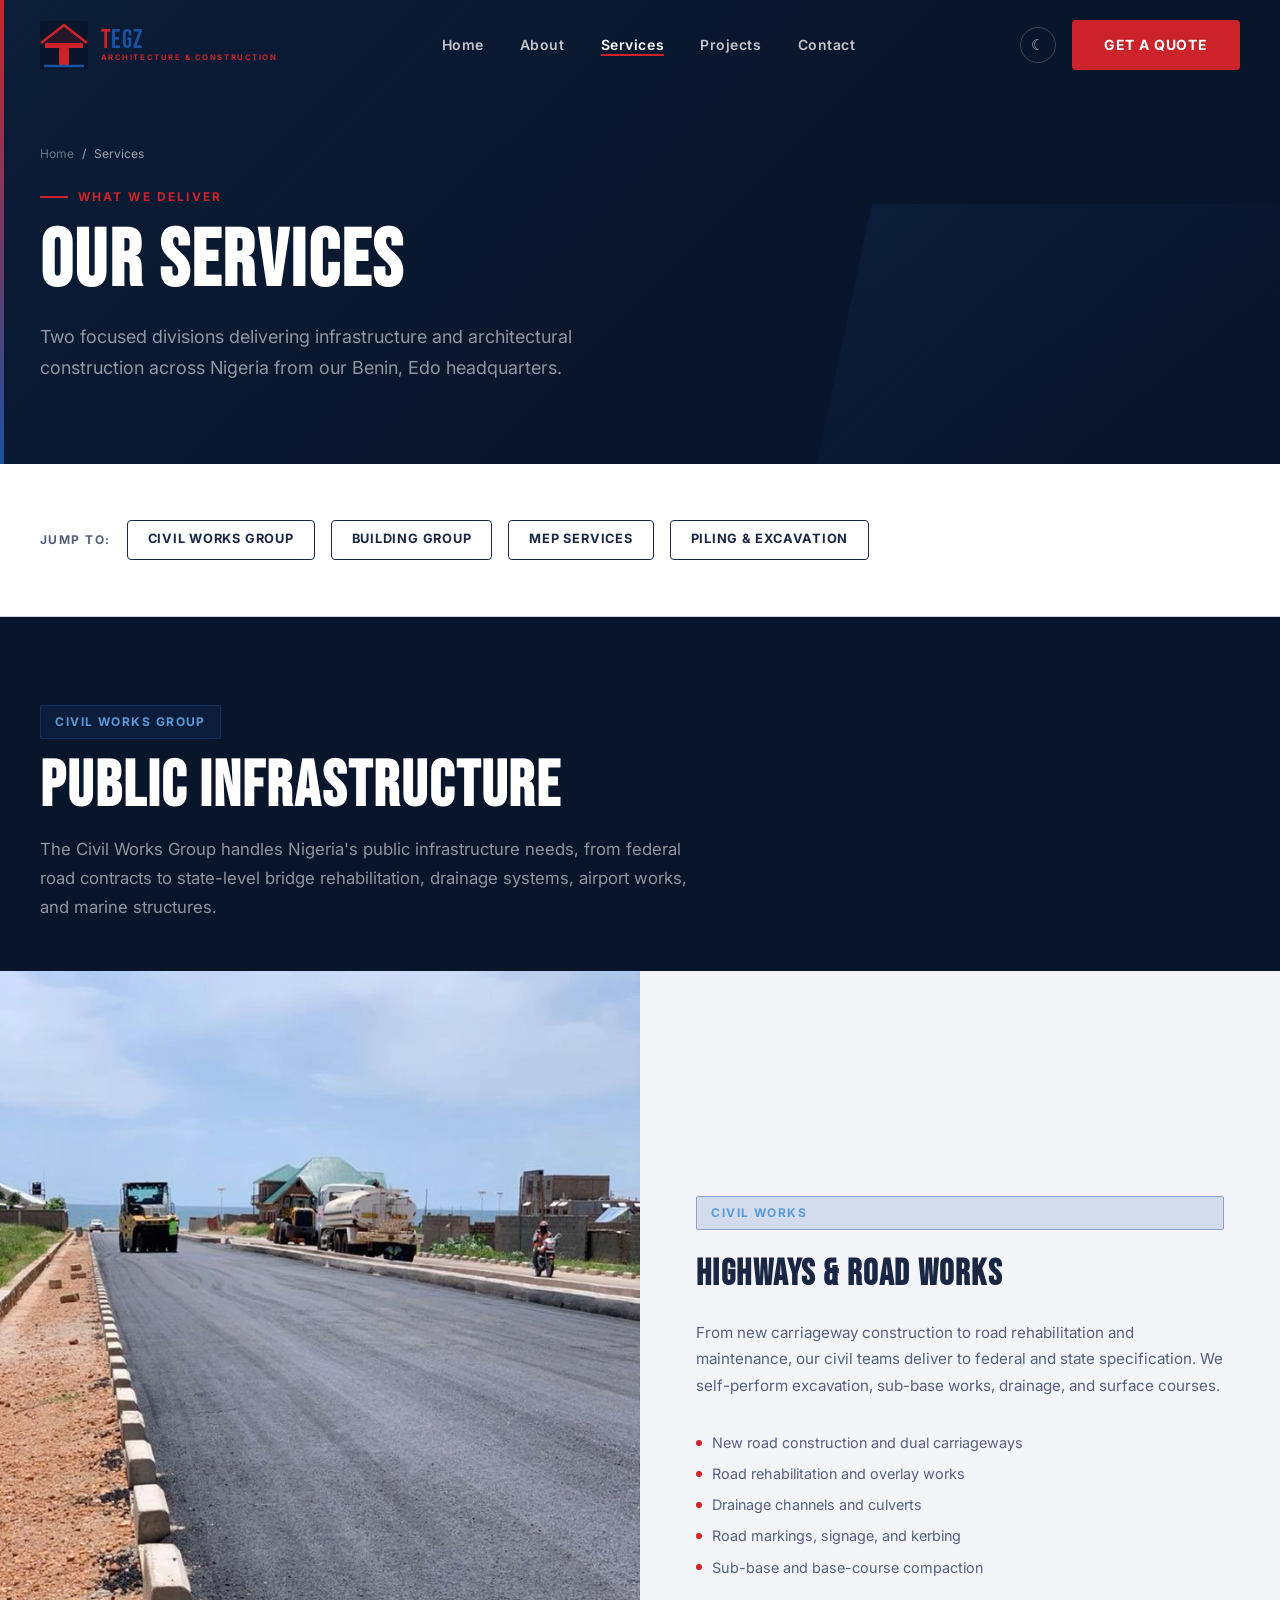
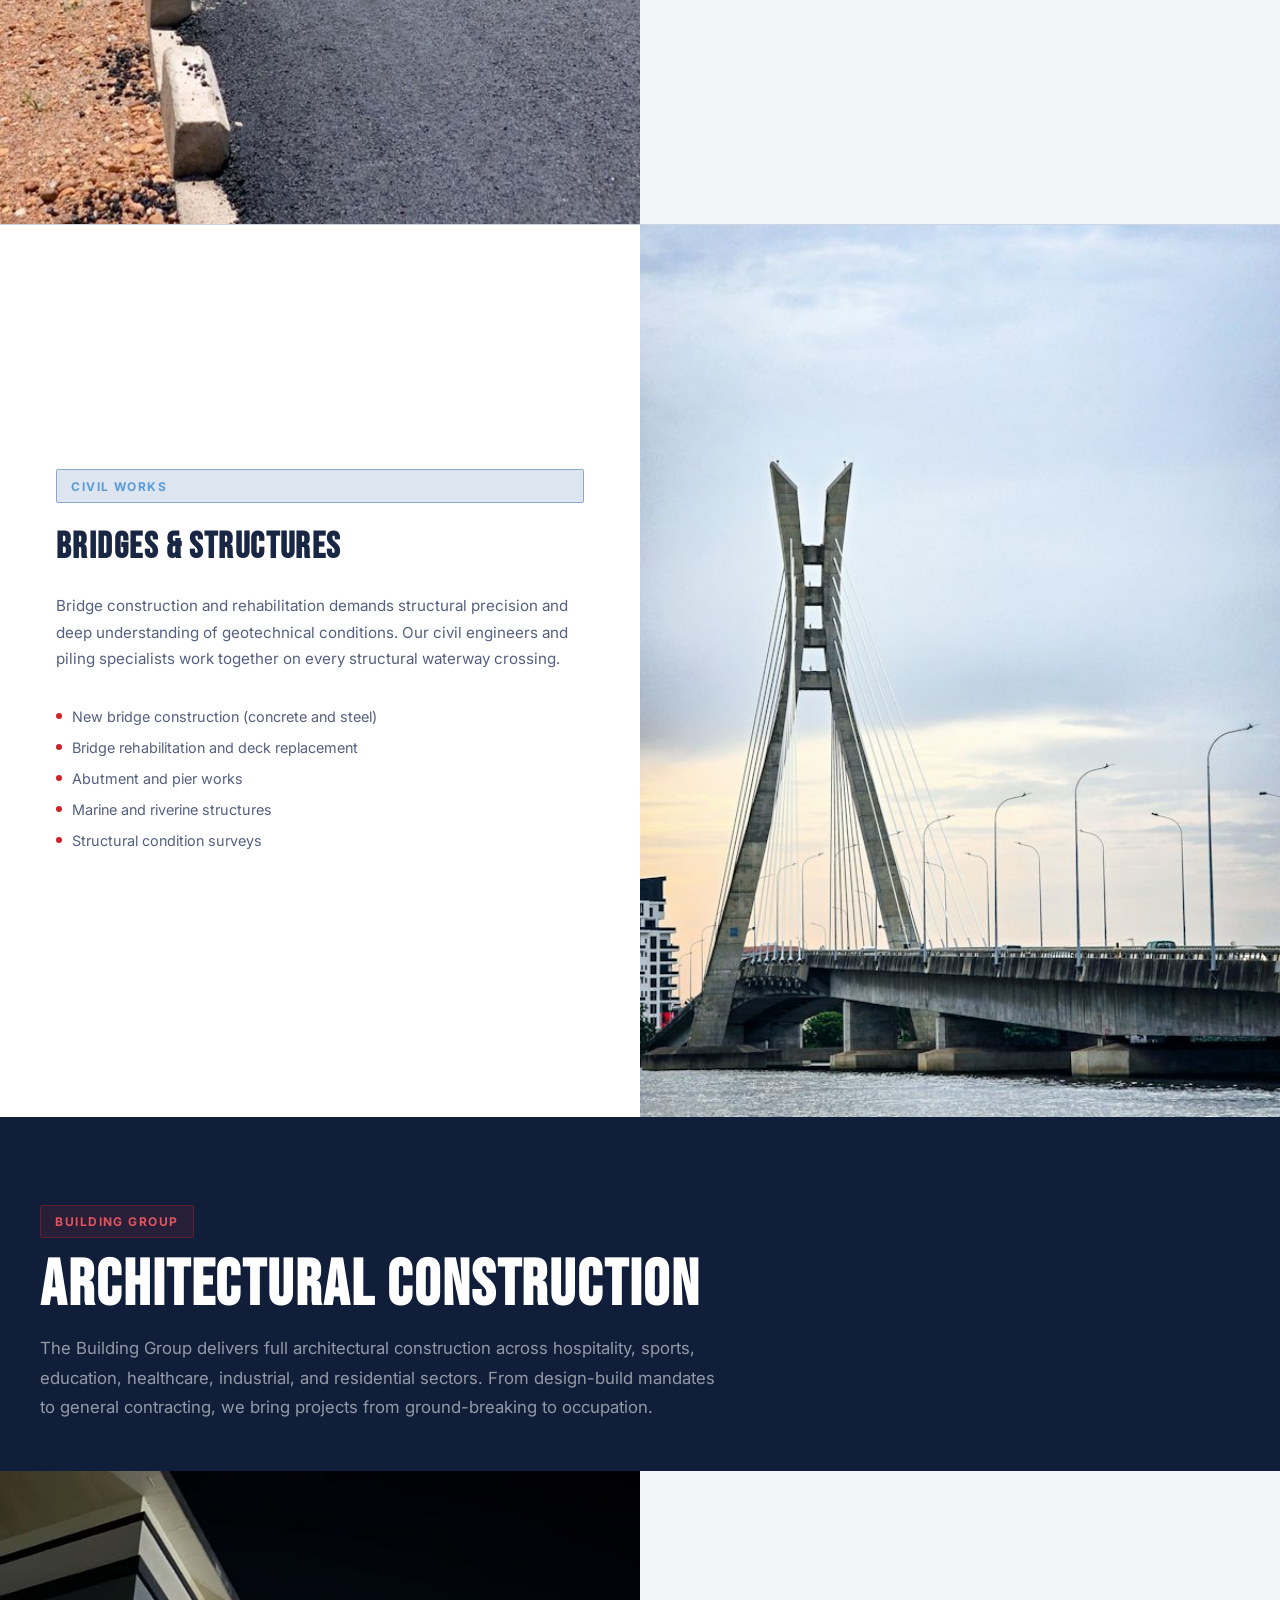
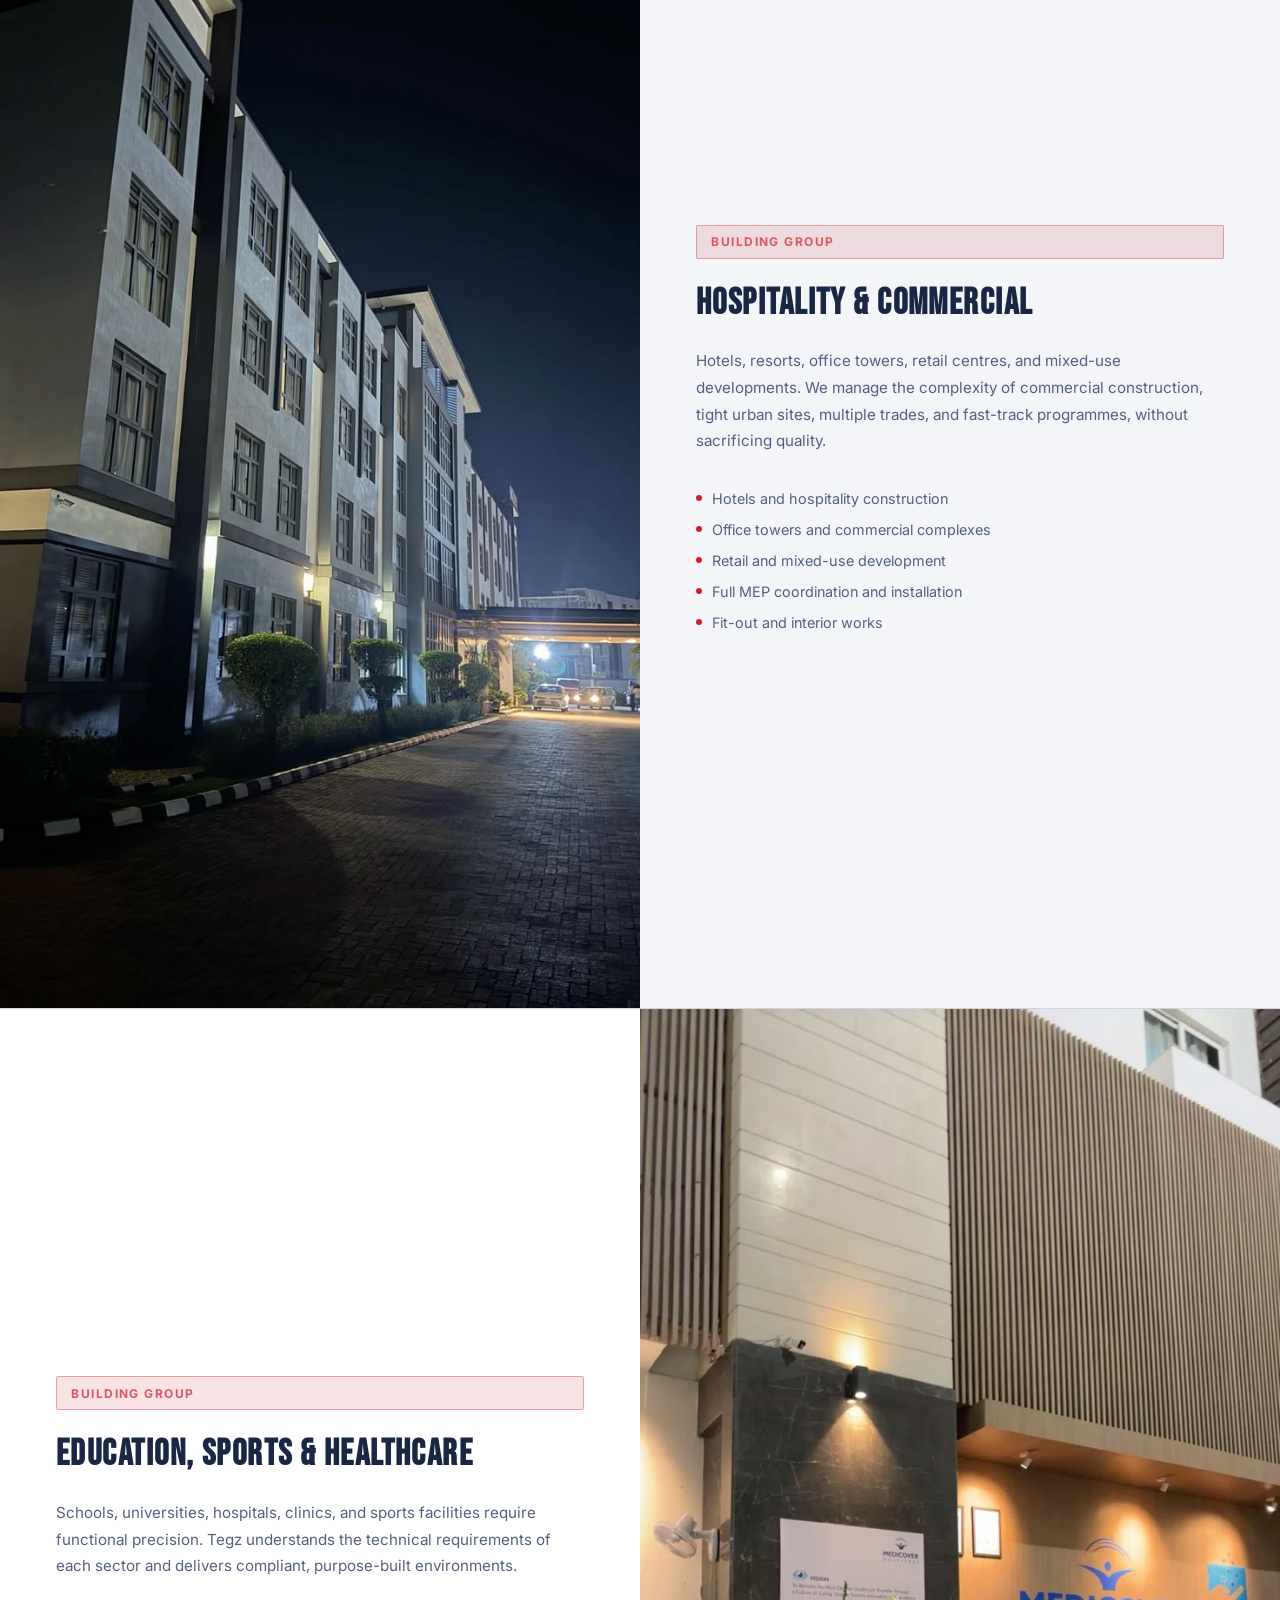
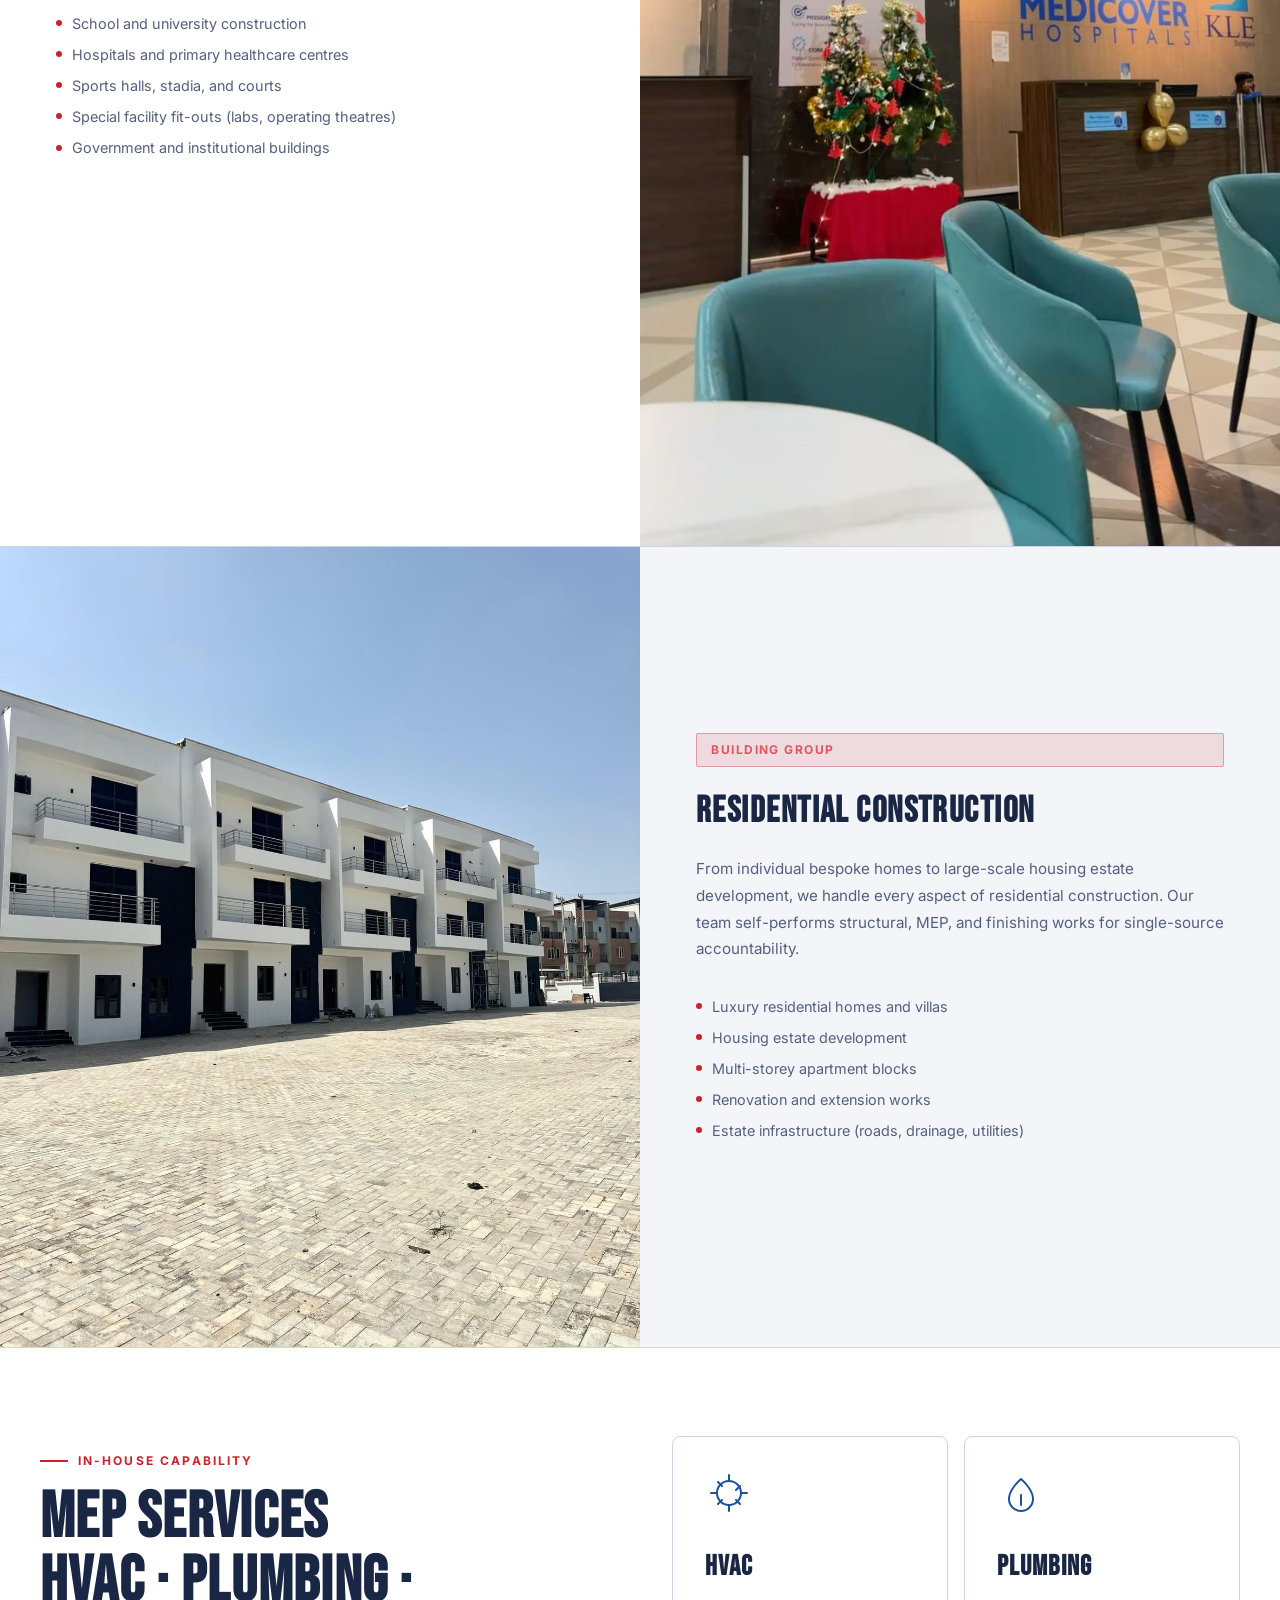
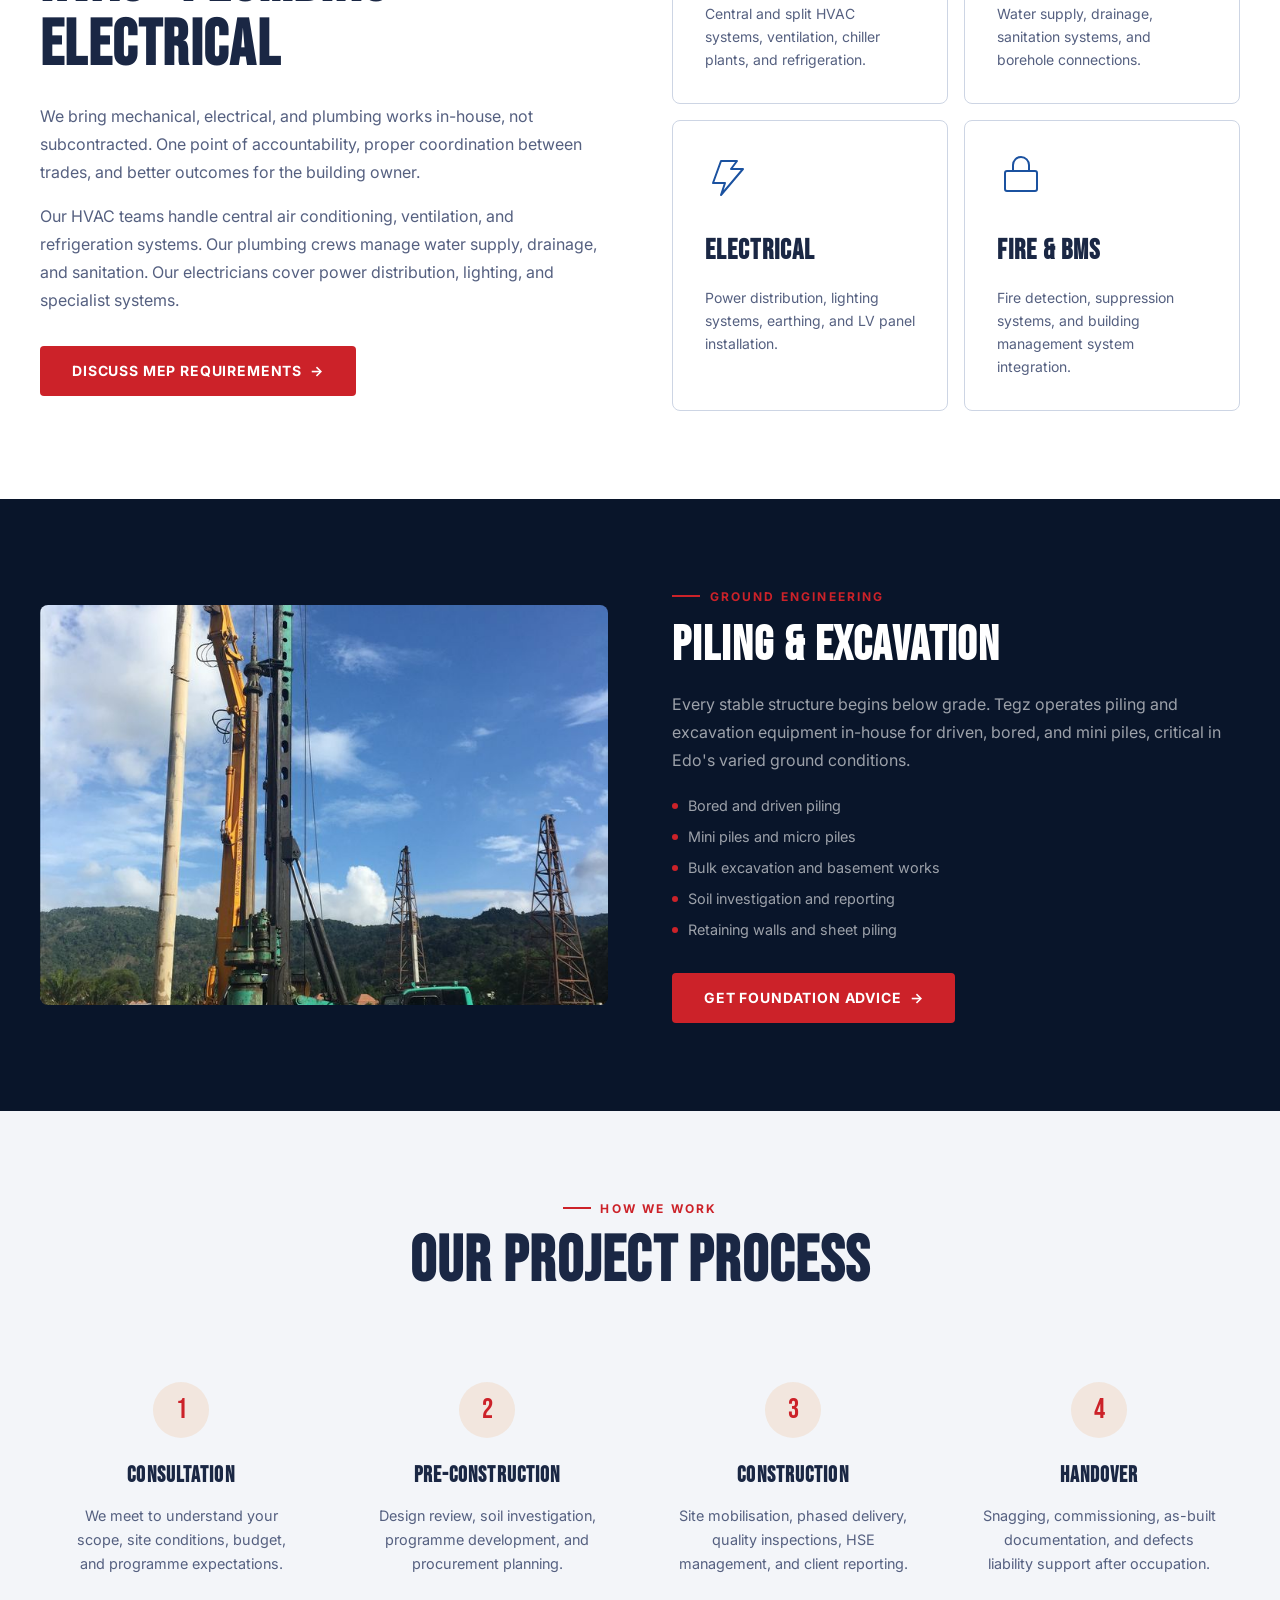
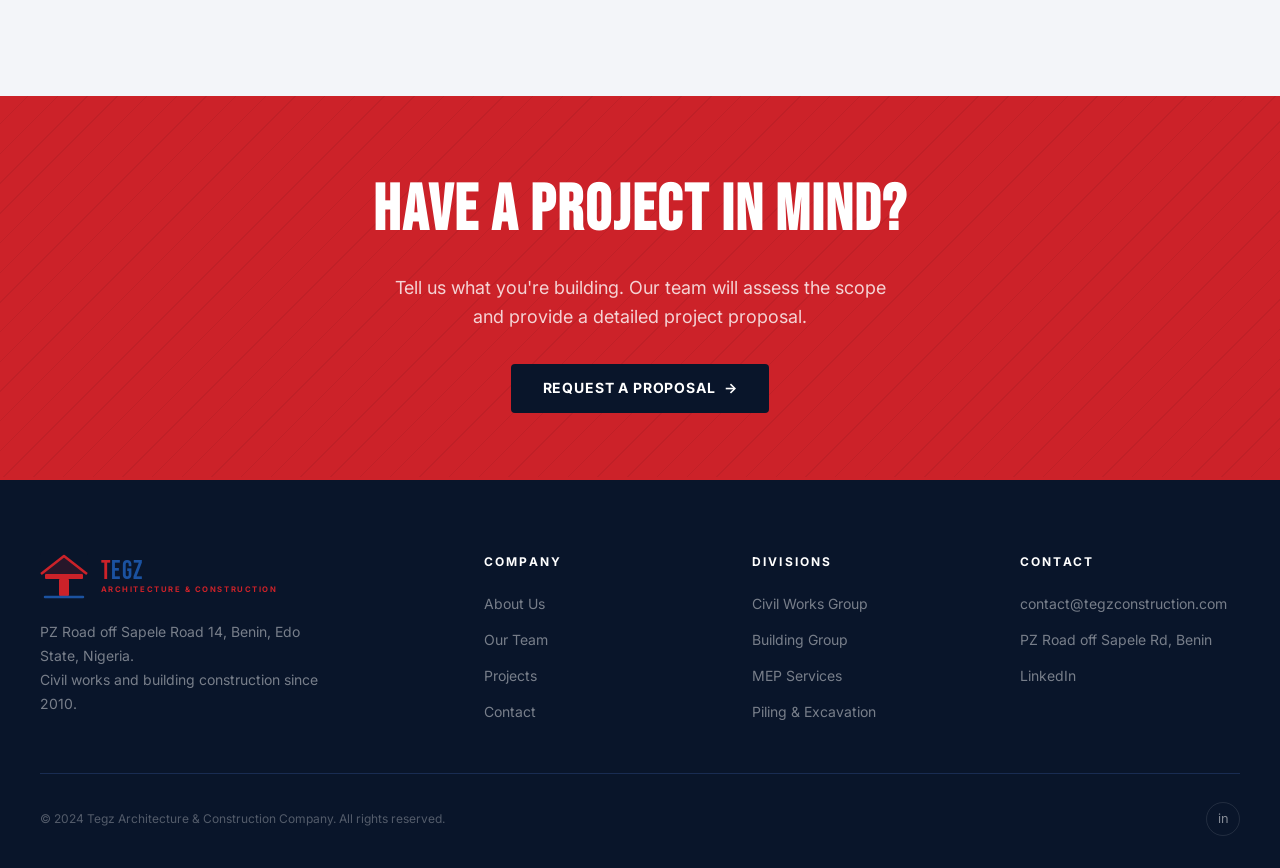
<file: services.html>
﻿<!DOCTYPE html>
<html lang="en">
<head>
  <meta charset="UTF-8">
  <meta name="viewport" content="width=device-width, initial-scale=1.0">
  <title>Services | Tegz Architecture &amp; Construction Company</title>
  <meta name="description" content="Tegz Construction services: Civil Works Group (highways, bridges, airports, marine) and Building Group (hospitality, sports, education, healthcare, residential). HVAC, piling, plumbing, electrical.">
  <link rel="canonical" href="https://tegzconstruction.com/services.html">
  <meta name="theme-color" content="#09152A">

  <meta property="og:type" content="website">
  <meta property="og:site_name" content="Tegz Architecture & Construction Company">
  <meta property="og:title" content="Services | Tegz Architecture & Construction Company">
  <meta property="og:description" content="Civil Works Group (highways, bridges, airports, marine) and Building Group (hospitality, sports, education, healthcare, residential). HVAC, piling, plumbing, electrical.">
  <meta property="og:url" content="https://tegzconstruction.com/services.html">
  <meta property="og:image" content="https://tegzconstruction.com/images/project-edo-bridge-rehab.jpg">
  <meta property="og:locale" content="en_NG">

  <meta name="twitter:card" content="summary_large_image">
  <meta name="twitter:title" content="Services | Tegz Architecture & Construction Company">
  <meta name="twitter:description" content="Civil Works Group (highways, bridges, airports, marine) and Building Group (hospitality, sports, education, healthcare, residential). HVAC, piling, plumbing, electrical.">
  <meta name="twitter:image" content="https://tegzconstruction.com/images/project-edo-bridge-rehab.jpg">

  <link rel="icon" type="image/svg+xml" href="favicon.svg">
  <link rel="stylesheet" href="css/styles.css?v=20260910120000">

  <script type="application/ld+json">
  {
    "@context": "https://schema.org",
    "@type": "BreadcrumbList",
    "itemListElement": [
      { "@type": "ListItem", "position": 1, "name": "Home", "item": "https://tegzconstruction.com/" },
      { "@type": "ListItem", "position": 2, "name": "Services", "item": "https://tegzconstruction.com/services.html" }
    ]
  }
  </script>
  <style>
    .service-feature { display:grid; grid-template-columns:1fr 1fr; align-items:stretch; border-bottom:1px solid var(--border-clr); }
    .service-feature:last-child { border-bottom:none; }
    .service-feature__img { position:relative; min-height:420px; overflow:hidden; }
    .service-feature__img img { width:100%; height:100%; object-fit:cover; display:block; }
    .service-feature__body { padding:4rem 3.5rem; display:flex; flex-direction:column; justify-content:center; }
    .service-feature.reverse { direction:rtl; }
    .service-feature.reverse .service-feature__body,
    .service-feature.reverse .service-feature__img { direction:ltr; }
    .svc-list { list-style:none; display:flex; flex-direction:column; gap:0.5rem; margin:1.25rem 0; }
    .svc-list li { display:flex; align-items:center; gap:0.65rem; font-size:0.9rem; color:var(--text-secondary); }
    .svc-list li::before { content:''; display:block; width:6px; height:6px; border-radius:50%; background:var(--clr-red); flex-shrink:0; }
    @media (max-width:900px) {
      .service-feature { grid-template-columns:1fr; direction:ltr !important; }
      .service-feature__img { min-height:260px; }
      .service-feature__body { padding:2.5rem 1.5rem; direction:ltr !important; }
    }
  </style>
</head>
<body>

<nav class="nav" id="mainNav">
  <div class="container">
    <div class="nav__inner">
      <a href="index.html" class="nav__logo">
        <svg class="nav__logo-mark" viewBox="0 0 48 48" fill="none" xmlns="http://www.w3.org/2000/svg"><rect width="48" height="48" fill="#09152A" rx="3"/><polygon points="24,4 47,22 1,22" fill="#CC2229" opacity="0.15"/><polyline points="1,22 24,4 47,22" stroke="#CC2229" stroke-width="2.5" stroke-linejoin="round"/><rect x="5" y="22" width="38" height="5" fill="#CC2229" rx="1"/><rect x="19" y="27" width="10" height="17" fill="#CC2229" rx="1"/><line x1="5" y1="45" x2="43" y2="45" stroke="#1B52A0" stroke-width="2.5" stroke-linecap="round"/></svg>
        <div class="nav__logo-text"><span class="name"><span style="color:#CC2229">T</span><span style="color:#1B52A0">EGZ</span></span><span class="tagline">Architecture &amp; Construction</span></div>
      </a>
      <ul class="nav__links">
        <li><a href="index.html">Home</a></li>
        <li><a href="about.html">About</a></li>
        <li><a href="services.html" class="active">Services</a></li>
        <li><a href="projects.html">Projects</a></li>
        <li><a href="contact.html">Contact</a></li>
      </ul>
      <div class="nav__cta">
        <button class="nav__theme-toggle" id="themeToggle" aria-label="Toggle theme">&#9728;</button>
        <a href="contact.html" class="btn btn--primary">Get a Quote</a>
      </div>
      <button class="nav__hamburger" id="hamburger" aria-label="Menu"><span></span><span></span><span></span></button>
    </div>
    <div class="nav__mobile" id="mobileMenu">
      <a href="index.html">Home</a><a href="about.html">About</a><a href="services.html">Services</a><a href="projects.html">Projects</a><a href="contact.html">Contact</a>
    </div>
  </div>
</nav>

<section class="page-hero">
  <div class="page-hero__accent"></div>
  <div class="container">
    <div class="page-hero__content">
      <div class="breadcrumb"><a href="index.html">Home</a><span>/</span><span>Services</span></div>
      <div class="section-eyebrow">What We Deliver</div>
      <h1>Our Services</h1>
      <p>Two focused divisions delivering infrastructure and architectural construction across Nigeria from our Benin, Edo headquarters.</p>
    </div>
  </div>
</section>

<!-- QUICK NAV -->
<section class="section--sm" style="background:var(--surface-card);border-bottom:1px solid var(--border-clr);">
  <div class="container">
    <div style="display:flex;gap:1rem;flex-wrap:wrap;align-items:center;">
      <span style="font-size:0.75rem;font-weight:700;letter-spacing:0.12em;text-transform:uppercase;color:var(--text-secondary);">Jump to:</span>
      <a href="#civil" class="btn btn--outline-dark" style="padding:0.55rem 1.25rem;font-size:0.8rem;">Civil Works Group</a>
      <a href="#building" class="btn btn--outline-dark" style="padding:0.55rem 1.25rem;font-size:0.8rem;">Building Group</a>
      <a href="#mep" class="btn btn--outline-dark" style="padding:0.55rem 1.25rem;font-size:0.8rem;">MEP Services</a>
      <a href="#foundations" class="btn btn--outline-dark" style="padding:0.55rem 1.25rem;font-size:0.8rem;">Piling &amp; Excavation</a>
    </div>
  </div>
</section>

<!-- CIVIL WORKS HEADER -->
<section id="civil" class="section section--dark" style="padding-bottom:3rem;">
  <div class="container">
    <div class="division-badge division-badge--civil" style="margin-bottom:1rem;">Civil Works Group</div>
    <h2 style="font-family:'Bebas Neue',sans-serif;font-size:clamp(2.5rem,5vw,4rem);color:#fff;letter-spacing:0.03em;line-height:1;margin-bottom:1rem;">Public Infrastructure</h2>
    <p style="color:rgba(255,255,255,0.55);max-width:680px;font-size:1.05rem;line-height:1.75;">The Civil Works Group handles Nigeria's public infrastructure needs, from federal road contracts to state-level bridge rehabilitation, drainage systems, airport works, and marine structures.</p>
  </div>
</section>

<div>
  <div class="service-feature">
    <div class="service-feature__img">
      <img src="images/project-delta-state-road-works.jpg" alt="Highways and road works">
    </div>
    <div class="service-feature__body">
      <div class="division-badge division-badge--civil" style="margin-bottom:1rem;">Civil Works</div>
      <h3 style="font-family:'Bebas Neue',sans-serif;font-size:2.25rem;letter-spacing:0.04em;color:var(--text-primary);margin-bottom:1rem;">Highways &amp; Road Works</h3>
      <p style="color:var(--text-secondary);line-height:1.75;font-size:0.95rem;margin-bottom:0.75rem;">From new carriageway construction to road rehabilitation and maintenance, our civil teams deliver to federal and state specification. We self-perform excavation, sub-base works, drainage, and surface courses.</p>
      <ul class="svc-list">
        <li>New road construction and dual carriageways</li>
        <li>Road rehabilitation and overlay works</li>
        <li>Drainage channels and culverts</li>
        <li>Road markings, signage, and kerbing</li>
        <li>Sub-base and base-course compaction</li>
      </ul>
    </div>
  </div>

  <div class="service-feature reverse" style="background:var(--surface-card);">
    <div class="service-feature__img">
      <img src="images/project-edo-bridge-rehab.jpg" alt="Bridge construction">
    </div>
    <div class="service-feature__body">
      <div class="division-badge division-badge--civil" style="margin-bottom:1rem;">Civil Works</div>
      <h3 style="font-family:'Bebas Neue',sans-serif;font-size:2.25rem;letter-spacing:0.04em;color:var(--text-primary);margin-bottom:1rem;">Bridges &amp; Structures</h3>
      <p style="color:var(--text-secondary);line-height:1.75;font-size:0.95rem;margin-bottom:0.75rem;">Bridge construction and rehabilitation demands structural precision and deep understanding of geotechnical conditions. Our civil engineers and piling specialists work together on every structural waterway crossing.</p>
      <ul class="svc-list">
        <li>New bridge construction (concrete and steel)</li>
        <li>Bridge rehabilitation and deck replacement</li>
        <li>Abutment and pier works</li>
        <li>Marine and riverine structures</li>
        <li>Structural condition surveys</li>
      </ul>
    </div>
  </div>
</div>

<!-- BUILDING GROUP HEADER -->
<section id="building" class="section section--dark-2" style="padding-bottom:3rem;">
  <div class="container">
    <div class="division-badge division-badge--building" style="margin-bottom:1rem;">Building Group</div>
    <h2 style="font-family:'Bebas Neue',sans-serif;font-size:clamp(2.5rem,5vw,4rem);color:#fff;letter-spacing:0.03em;line-height:1;margin-bottom:1rem;">Architectural Construction</h2>
    <p style="color:rgba(255,255,255,0.55);max-width:680px;font-size:1.05rem;line-height:1.75;">The Building Group delivers full architectural construction across hospitality, sports, education, healthcare, industrial, and residential sectors. From design-build mandates to general contracting, we bring projects from ground-breaking to occupation.</p>
  </div>
</section>

<div>
  <div class="service-feature">
    <div class="service-feature__img">
      <img src="images/project-premier-hotel.jpg" alt="Premier Hotel, Benin">
    </div>
    <div class="service-feature__body">
      <div class="division-badge division-badge--building" style="margin-bottom:1rem;">Building Group</div>
      <h3 style="font-family:'Bebas Neue',sans-serif;font-size:2.25rem;letter-spacing:0.04em;color:var(--text-primary);margin-bottom:1rem;">Hospitality &amp; Commercial</h3>
      <p style="color:var(--text-secondary);line-height:1.75;font-size:0.95rem;margin-bottom:0.75rem;">Hotels, resorts, office towers, retail centres, and mixed-use developments. We manage the complexity of commercial construction, tight urban sites, multiple trades, and fast-track programmes, without sacrificing quality.</p>
      <ul class="svc-list">
        <li>Hotels and hospitality construction</li>
        <li>Office towers and commercial complexes</li>
        <li>Retail and mixed-use development</li>
        <li>Full MEP coordination and installation</li>
        <li>Fit-out and interior works</li>
      </ul>
    </div>
  </div>

  <div class="service-feature reverse" style="background:var(--surface-card);">
    <div class="service-feature__img">
      <img src="images/project-edo-state-hospital.jpg" alt="Specialist Hospital, Benin">
    </div>
    <div class="service-feature__body">
      <div class="division-badge division-badge--building" style="margin-bottom:1rem;">Building Group</div>
      <h3 style="font-family:'Bebas Neue',sans-serif;font-size:2.25rem;letter-spacing:0.04em;color:var(--text-primary);margin-bottom:1rem;">Education, Sports &amp; Healthcare</h3>
      <p style="color:var(--text-secondary);line-height:1.75;font-size:0.95rem;margin-bottom:0.75rem;">Schools, universities, hospitals, clinics, and sports facilities require functional precision. Tegz understands the technical requirements of each sector and delivers compliant, purpose-built environments.</p>
      <ul class="svc-list">
        <li>School and university construction</li>
        <li>Hospitals and primary healthcare centres</li>
        <li>Sports halls, stadia, and courts</li>
        <li>Special facility fit-outs (labs, operating theatres)</li>
        <li>Government and institutional buildings</li>
      </ul>
    </div>
  </div>

  <div class="service-feature">
    <div class="service-feature__img">
      <img src="images/project-gra-housing-estate.jpg" alt="GRA Housing Estate">
    </div>
    <div class="service-feature__body">
      <div class="division-badge division-badge--building" style="margin-bottom:1rem;">Building Group</div>
      <h3 style="font-family:'Bebas Neue',sans-serif;font-size:2.25rem;letter-spacing:0.04em;color:var(--text-primary);margin-bottom:1rem;">Residential Construction</h3>
      <p style="color:var(--text-secondary);line-height:1.75;font-size:0.95rem;margin-bottom:0.75rem;">From individual bespoke homes to large-scale housing estate development, we handle every aspect of residential construction. Our team self-performs structural, MEP, and finishing works for single-source accountability.</p>
      <ul class="svc-list">
        <li>Luxury residential homes and villas</li>
        <li>Housing estate development</li>
        <li>Multi-storey apartment blocks</li>
        <li>Renovation and extension works</li>
        <li>Estate infrastructure (roads, drainage, utilities)</li>
      </ul>
    </div>
  </div>
</div>

<!-- MEP -->
<section id="mep" class="section" style="background:var(--surface-card);border-top:1px solid var(--border-clr);">
  <div class="container">
    <div class="grid-2" style="align-items:center;gap:4rem;">
      <div>
        <div class="section-eyebrow" style="margin-bottom:1rem;">In-House Capability</div>
        <h2 class="section-title" style="margin-bottom:1.5rem;">MEP Services<br>HVAC &middot; Plumbing &middot; Electrical</h2>
        <p style="color:var(--text-secondary);line-height:1.75;margin-bottom:1rem;">We bring mechanical, electrical, and plumbing works in-house, not subcontracted. One point of accountability, proper coordination between trades, and better outcomes for the building owner.</p>
        <p style="color:var(--text-secondary);line-height:1.75;margin-bottom:2rem;">Our HVAC teams handle central air conditioning, ventilation, and refrigeration systems. Our plumbing crews manage water supply, drainage, and sanitation. Our electricians cover power distribution, lighting, and specialist systems.</p>
        <a href="contact.html" class="btn btn--primary">Discuss MEP Requirements <span class="btn-arrow">&#8594;</span></a>
      </div>
      <div class="grid-2" style="gap:1rem;">
        <div class="service-card">
          <svg class="service-card__icon" viewBox="0 0 48 48" fill="none"><circle cx="24" cy="24" r="12" stroke="currentColor" stroke-width="2"/><path d="M24 12V6M24 42v-6M12 24H6M42 24h-6M17 17l-4-4M35 35l-4-4M35 17l-4 4M17 31l-4 4" stroke="currentColor" stroke-width="2" stroke-linecap="round"/></svg>
          <h3>HVAC</h3>
          <p>Central and split HVAC systems, ventilation, chiller plants, and refrigeration.</p>
        </div>
        <div class="service-card">
          <svg class="service-card__icon" viewBox="0 0 48 48" fill="none"><path d="M24 10c0 0-12 10-12 20a12 12 0 0024 0c0-10-12-20-12-20z" stroke="currentColor" stroke-width="2"/><path d="M24 36v-10" stroke="currentColor" stroke-width="2" stroke-linecap="round"/></svg>
          <h3>Plumbing</h3>
          <p>Water supply, drainage, sanitation systems, and borehole connections.</p>
        </div>
        <div class="service-card">
          <svg class="service-card__icon" viewBox="0 0 48 48" fill="none"><path d="M16 8l-8 22h12l-4 12 22-26H26l6-8z" stroke="currentColor" stroke-width="2" stroke-linejoin="round"/></svg>
          <h3>Electrical</h3>
          <p>Power distribution, lighting systems, earthing, and LV panel installation.</p>
        </div>
        <div class="service-card">
          <svg class="service-card__icon" viewBox="0 0 48 48" fill="none"><rect x="8" y="18" width="32" height="20" rx="2" stroke="currentColor" stroke-width="2"/><path d="M16 18V12a8 8 0 0116 0v6" stroke="currentColor" stroke-width="2" stroke-linecap="round"/></svg>
          <h3>Fire &amp; BMS</h3>
          <p>Fire detection, suppression systems, and building management system integration.</p>
        </div>
      </div>
    </div>
  </div>
</section>

<!-- PILING -->
<section id="foundations" class="section section--dark">
  <div class="container">
    <div class="grid-2" style="align-items:center;gap:4rem;">
      <div>
        <img src="images/service-piling-excavation.jpg"
             alt="Piling and excavation works" style="width:100%;border-radius:8px;height:400px;object-fit:cover;">
      </div>
      <div>
        <div class="section-eyebrow" style="margin-bottom:1rem;">Ground Engineering</div>
        <h2 style="font-family:'Bebas Neue',sans-serif;font-size:clamp(2rem,4vw,3rem);color:#fff;letter-spacing:0.03em;line-height:1;margin-bottom:1.25rem;">Piling &amp; Excavation</h2>
        <p style="color:rgba(255,255,255,0.6);line-height:1.75;margin-bottom:1rem;">Every stable structure begins below grade. Tegz operates piling and excavation equipment in-house for driven, bored, and mini piles, critical in Edo's varied ground conditions.</p>
        <ul class="svc-list" style="margin-bottom:2rem;">
          <li style="color:rgba(255,255,255,0.6);">Bored and driven piling</li>
          <li style="color:rgba(255,255,255,0.6);">Mini piles and micro piles</li>
          <li style="color:rgba(255,255,255,0.6);">Bulk excavation and basement works</li>
          <li style="color:rgba(255,255,255,0.6);">Soil investigation and reporting</li>
          <li style="color:rgba(255,255,255,0.6);">Retaining walls and sheet piling</li>
        </ul>
        <a href="contact.html" class="btn btn--primary">Get Foundation Advice <span class="btn-arrow">&#8594;</span></a>
      </div>
    </div>
  </div>
</section>

<!-- PROCESS -->
<section class="section">
  <div class="container">
    <div class="section__header" style="text-align:center;max-width:540px;margin-inline:auto;">
      <div class="section-eyebrow" style="justify-content:center;">How We Work</div>
      <h2 class="section-title">Our Project Process</h2>
    </div>
    <div class="grid-4">
      <div class="reveal" style="text-align:center;padding:2rem 1.5rem;">
        <div style="width:56px;height:56px;background:rgba(224,123,26,0.12);border-radius:50%;display:flex;align-items:center;justify-content:center;margin:0 auto 1.25rem;font-family:'Bebas Neue',sans-serif;font-size:1.75rem;color:var(--clr-red);">1</div>
        <h4 style="font-family:'Bebas Neue',sans-serif;font-size:1.4rem;letter-spacing:0.05em;margin-bottom:0.65rem;">Consultation</h4>
        <p style="color:var(--text-secondary);font-size:0.9rem;line-height:1.65;">We meet to understand your scope, site conditions, budget, and programme expectations.</p>
      </div>
      <div class="reveal" style="text-align:center;padding:2rem 1.5rem;">
        <div style="width:56px;height:56px;background:rgba(224,123,26,0.12);border-radius:50%;display:flex;align-items:center;justify-content:center;margin:0 auto 1.25rem;font-family:'Bebas Neue',sans-serif;font-size:1.75rem;color:var(--clr-red);">2</div>
        <h4 style="font-family:'Bebas Neue',sans-serif;font-size:1.4rem;letter-spacing:0.05em;margin-bottom:0.65rem;">Pre-Construction</h4>
        <p style="color:var(--text-secondary);font-size:0.9rem;line-height:1.65;">Design review, soil investigation, programme development, and procurement planning.</p>
      </div>
      <div class="reveal" style="text-align:center;padding:2rem 1.5rem;">
        <div style="width:56px;height:56px;background:rgba(224,123,26,0.12);border-radius:50%;display:flex;align-items:center;justify-content:center;margin:0 auto 1.25rem;font-family:'Bebas Neue',sans-serif;font-size:1.75rem;color:var(--clr-red);">3</div>
        <h4 style="font-family:'Bebas Neue',sans-serif;font-size:1.4rem;letter-spacing:0.05em;margin-bottom:0.65rem;">Construction</h4>
        <p style="color:var(--text-secondary);font-size:0.9rem;line-height:1.65;">Site mobilisation, phased delivery, quality inspections, HSE management, and client reporting.</p>
      </div>
      <div class="reveal" style="text-align:center;padding:2rem 1.5rem;">
        <div style="width:56px;height:56px;background:rgba(224,123,26,0.12);border-radius:50%;display:flex;align-items:center;justify-content:center;margin:0 auto 1.25rem;font-family:'Bebas Neue',sans-serif;font-size:1.75rem;color:var(--clr-red);">4</div>
        <h4 style="font-family:'Bebas Neue',sans-serif;font-size:1.4rem;letter-spacing:0.05em;margin-bottom:0.65rem;">Handover</h4>
        <p style="color:var(--text-secondary);font-size:0.9rem;line-height:1.65;">Snagging, commissioning, as-built documentation, and defects liability support after occupation.</p>
      </div>
    </div>
  </div>
</section>

<div class="cta-banner">
  <div class="container">
    <div class="cta-banner__content">
      <h2>Have a Project in Mind?</h2>
      <p>Tell us what you're building. Our team will assess the scope and provide a detailed project proposal.</p>
      <a href="contact.html" class="btn btn--primary">Request a Proposal <span class="btn-arrow">&#8594;</span></a>
    </div>
  </div>
</div>

<footer class="footer">
  <div class="container">
    <div class="footer__grid">
      <div class="footer__brand">
        <div class="nav__logo" style="margin-bottom:1.25rem;">
          <svg class="nav__logo-mark" viewBox="0 0 48 48" fill="none" xmlns="http://www.w3.org/2000/svg"><rect width="48" height="48" fill="#09152A" rx="3"/><polygon points="24,4 47,22 1,22" fill="#CC2229" opacity="0.15"/><polyline points="1,22 24,4 47,22" stroke="#CC2229" stroke-width="2.5" stroke-linejoin="round"/><rect x="5" y="22" width="38" height="5" fill="#CC2229" rx="1"/><rect x="19" y="27" width="10" height="17" fill="#CC2229" rx="1"/><line x1="5" y1="45" x2="43" y2="45" stroke="#1B52A0" stroke-width="2.5" stroke-linecap="round"/></svg>
          <div class="nav__logo-text"><span class="name"><span style="color:#CC2229">T</span><span style="color:#1B52A0">EGZ</span></span><span class="tagline">Architecture &amp; Construction</span></div>
        </div>
        <p>PZ Road off Sapele Road 14, Benin, Edo State, Nigeria.<br>Civil works and building construction since 2010.</p>
      </div>
      <div class="footer__col"><h4>Company</h4><ul><li><a href="about.html">About Us</a></li><li><a href="about.html#team">Our Team</a></li><li><a href="projects.html">Projects</a></li><li><a href="contact.html">Contact</a></li></ul></div>
      <div class="footer__col"><h4>Divisions</h4><ul><li><a href="#civil">Civil Works Group</a></li><li><a href="#building">Building Group</a></li><li><a href="#mep">MEP Services</a></li><li><a href="#foundations">Piling &amp; Excavation</a></li></ul></div>
      <div class="footer__col"><h4>Contact</h4><ul><li><a href="mailto:contact@tegzconstruction.com">contact@tegzconstruction.com</a></li><li><a href="#">PZ Road off Sapele Rd, Benin</a></li><li><a href="https://ng.linkedin.com/company/tegz-architecture-construction-company" target="_blank" rel="noopener">LinkedIn</a></li></ul></div>
    </div>
    <div class="footer__bottom">
      <p>&#169; 2024 Tegz Architecture &amp; Construction Company. All rights reserved.</p>
      <div class="footer__socials">
        <a href="https://ng.linkedin.com/company/tegz-architecture-construction-company" target="_blank" rel="noopener" aria-label="LinkedIn">in</a>
      </div>
    </div>
  </div>
</footer>
<script src="js/main.js?v=20260910120000"></script>
</body>
</html>
</file>
<file: css/styles.css>
/* =========================================================
   TEGZ ARCHITECTURE & CONSTRUCTION - Shared Stylesheet
   Brand: Red #CC2229, Blue #1B52A0, White #FFFFFF
   ========================================================= */

@import url('https://fonts.googleapis.com/css2?family=Bebas+Neue&family=Inter:wght@300;400;500;600;700&display=swap');

/* --- Brand Tokens -------------------------------------- */
:root {
  --clr-red:       #CC2229;
  --clr-red-lt:    #E0333B;
  --clr-blue:      #1B52A0;
  --clr-blue-dk:   #143D7A;
  --clr-blue-xdk:  #0D2650;
  --clr-dark:      #09152A;
  --clr-dark-2:    #101E3A;
  --clr-dark-3:    #192C52;
  --clr-smoke:     #7A90B8;
  --clr-parchment: #F3F5F9;
  --clr-white:     #FFFFFF;
  --clr-body-text: #1A2744;
  --clr-muted:     #556080;

  --ff-display: 'Bebas Neue', 'Impact', 'Arial Narrow', sans-serif;
  --ff-body:    'Inter', system-ui, -apple-system, sans-serif;

  --fs-xs:   0.75rem;
  --fs-sm:   0.875rem;
  --fs-base: 1rem;
  --fs-md:   1.125rem;
  --fs-lg:   1.375rem;
  --fs-xl:   1.75rem;
  --fs-2xl:  2.25rem;
  --fs-3xl:  3rem;
  --fs-4xl:  4rem;
  --fs-5xl:  5.5rem;

  --radius:    4px;
  --radius-lg: 8px;
  --transition: 0.25s ease;

  --surface-bg:     var(--clr-parchment);
  --surface-card:   var(--clr-white);
  --text-primary:   var(--clr-body-text);
  --text-secondary: var(--clr-muted);
  --border-clr:     #CDD5E4;
}

/* Light is the default theme. Dark applies only when the visitor opts in
   via the theme toggle (which sets data-theme="dark"). */
:root[data-theme="dark"] {
  --surface-bg:     var(--clr-dark);
  --surface-card:   var(--clr-dark-2);
  --text-primary:   #D0DAEA;
  --text-secondary: var(--clr-smoke);
  --border-clr:     #192C52;
}
:root[data-theme="light"] {
  --surface-bg:     var(--clr-parchment);
  --surface-card:   var(--clr-white);
  --text-primary:   var(--clr-body-text);
  --text-secondary: var(--clr-muted);
  --border-clr:     #CDD5E4;
}

/* --- Reset & Base -------------------------------------- */
*, *::before, *::after { box-sizing: border-box; margin: 0; padding: 0; }
html { scroll-behavior: smooth; font-size: 16px; }
body {
  font-family: var(--ff-body);
  font-size: var(--fs-base);
  color: var(--text-primary);
  background: var(--surface-bg);
  line-height: 1.6;
  transition: background var(--transition), color var(--transition);
  overflow-x: hidden;
}
img { max-width: 100%; display: block; }
a { color: inherit; text-decoration: none; }
ul, ol { list-style: none; }

/* --- Utility ------------------------------------------- */
.container {
  width: min(1200px, 100% - 3rem);
  margin-inline: auto;
}
.container--wide {
  width: min(1400px, 100% - 3rem);
  margin-inline: auto;
}

.section-eyebrow {
  font-family: var(--ff-body);
  font-size: var(--fs-xs);
  font-weight: 700;
  letter-spacing: 0.18em;
  text-transform: uppercase;
  color: var(--clr-red);
  display: flex;
  align-items: center;
  gap: 0.6rem;
}
.section-eyebrow::before {
  content: '';
  display: block;
  width: 28px;
  height: 2px;
  background: var(--clr-red);
  flex-shrink: 0;
}

.section-title {
  font-family: var(--ff-display);
  font-size: clamp(var(--fs-3xl), 5vw, var(--fs-4xl));
  line-height: 1;
  letter-spacing: 0.02em;
  text-wrap: balance;
  color: var(--text-primary);
}
.section-title--light { color: var(--clr-white); }

/* Buttons */
.btn {
  display: inline-flex;
  align-items: center;
  gap: 0.5rem;
  font-family: var(--ff-body);
  font-size: var(--fs-sm);
  font-weight: 700;
  letter-spacing: 0.06em;
  text-transform: uppercase;
  padding: 0.85rem 2rem;
  border: none;
  cursor: pointer;
  transition: all var(--transition);
  border-radius: var(--radius);
  text-decoration: none;
}
.btn--primary { background: var(--clr-red); color: var(--clr-white); }
.btn--primary:hover { background: var(--clr-red-lt); transform: translateY(-1px); box-shadow: 0 4px 20px rgba(204,34,41,0.35); }
.btn--blue { background: var(--clr-blue); color: var(--clr-white); }
.btn--blue:hover { background: var(--clr-blue-dk); transform: translateY(-1px); }
.btn--outline { background: transparent; color: var(--clr-white); border: 1.5px solid rgba(255,255,255,0.4); }
.btn--outline:hover { border-color: var(--clr-red); color: var(--clr-red); }
.btn--outline-dark { background: transparent; color: var(--clr-body-text); border: 1.5px solid var(--clr-body-text); }
.btn--outline-dark:hover { background: var(--clr-blue); border-color: var(--clr-blue); color: var(--clr-white); }
:root[data-theme="dark"] .btn--outline-dark { color: var(--clr-white); border-color: rgba(255,255,255,0.3); }
:root[data-theme="dark"] .btn--outline-dark:hover { background: var(--clr-blue); border-color: var(--clr-blue); color: var(--clr-white); }

.btn-arrow { display: inline-block; transition: transform var(--transition); }
.btn:hover .btn-arrow { transform: translateX(4px); }

/* --- Navigation ---------------------------------------- */
.nav {
  position: fixed;
  top: 0; left: 0; right: 0;
  z-index: 1000;
  padding: 1.25rem 0;
  transition: background 0.3s, padding 0.3s, box-shadow 0.3s;
}
.nav.scrolled {
  background: var(--clr-dark);
  padding: 0.75rem 0;
  box-shadow: 0 2px 30px rgba(0,0,0,0.4);
}
.nav__inner {
  display: flex;
  align-items: center;
  justify-content: space-between;
  gap: 2rem;
}
.nav__logo {
  display: flex;
  align-items: center;
  gap: 0.8rem;
  flex-shrink: 0;
}
.nav__logo-mark { width: 48px; height: 48px; flex-shrink: 0; }
.nav__logo-text { display: flex; flex-direction: column; line-height: 1; }
.nav__logo-text .name {
  font-family: var(--ff-display);
  font-size: 1.6rem;
  letter-spacing: 0.06em;
  line-height: 1;
}
.nav__logo-text .tagline {
  font-size: 0.48rem;
  letter-spacing: 0.2em;
  text-transform: uppercase;
  color: var(--clr-red);
  font-weight: 700;
  margin-top: 1px;
}
.nav__links { display: flex; align-items: center; gap: 2.25rem; }
.nav__links a {
  font-size: var(--fs-sm);
  font-weight: 600;
  letter-spacing: 0.04em;
  color: rgba(255,255,255,0.75);
  transition: color var(--transition);
  position: relative;
}
.nav__links a::after {
  content: '';
  position: absolute;
  bottom: -3px; left: 0; right: 0;
  height: 2px;
  background: var(--clr-red);
  transform: scaleX(0);
  transform-origin: left;
  transition: transform var(--transition);
}
.nav__links a:hover, .nav__links a.active { color: var(--clr-white); }
.nav__links a:hover::after, .nav__links a.active::after { transform: scaleX(1); }
.nav__cta { display: flex; align-items: center; gap: 1rem; }
.nav__theme-toggle {
  background: none;
  border: 1.5px solid rgba(255,255,255,0.2);
  color: rgba(255,255,255,0.7);
  width: 36px; height: 36px;
  border-radius: 50%;
  cursor: pointer;
  display: flex; align-items: center; justify-content: center;
  transition: all var(--transition);
  font-size: 0.95rem;
}
.nav__theme-toggle:hover { border-color: var(--clr-red); color: var(--clr-red); }
.nav__hamburger { display: none; flex-direction: column; gap: 5px; cursor: pointer; background: none; border: none; padding: 4px; }
.nav__hamburger span { display: block; width: 24px; height: 2px; background: var(--clr-white); transition: all var(--transition); }
.nav__mobile {
  display: none;
  position: absolute; top: 100%; left: 0; right: 0;
  background: var(--clr-dark-2);
  border-top: 2px solid var(--clr-red);
  padding: 1.5rem;
  flex-direction: column;
  gap: 1rem;
}
.nav__mobile.open { display: flex; }
.nav__mobile a { font-size: var(--fs-md); font-weight: 600; color: rgba(255,255,255,0.8); padding: 0.5rem 0; border-bottom: 1px solid var(--clr-dark-3); transition: color var(--transition); }
.nav__mobile a:hover { color: var(--clr-red); }
@media (max-width: 900px) {
  .nav__links, .nav__cta .btn { display: none; }
  .nav__hamburger { display: flex; }
}

/* --- Page Hero ----------------------------------------- */
.page-hero {
  padding: 9rem 0 5rem;
  background: var(--clr-dark);
  position: relative;
  overflow: hidden;
}
.page-hero::before {
  content: '';
  position: absolute; inset: 0;
  background:
    linear-gradient(135deg, rgba(27,82,160,0.12) 0%, transparent 60%),
    repeating-linear-gradient(-45deg, transparent, transparent 40px, rgba(255,255,255,0.01) 40px, rgba(255,255,255,0.01) 41px);
  pointer-events: none;
}
/* Blue left-border accent on page hero */
.page-hero::after {
  content: '';
  position: absolute; left: 0; top: 0; bottom: 0;
  width: 4px;
  background: linear-gradient(to bottom, var(--clr-red) 0%, var(--clr-blue) 100%);
}
.page-hero__content { position: relative; z-index: 1; }
.page-hero .section-eyebrow { margin-bottom: 1rem; }
.page-hero h1 {
  font-family: var(--ff-display);
  font-size: clamp(3rem, 7vw, 5rem);
  color: var(--clr-white);
  line-height: 1;
  letter-spacing: 0.03em;
  margin-bottom: 1.25rem;
}
.page-hero p { color: rgba(255,255,255,0.55); font-size: var(--fs-md); max-width: 540px; line-height: 1.7; }
.page-hero__accent {
  position: absolute; right: -60px; bottom: -40px;
  width: 500px; height: 300px;
  background: linear-gradient(135deg, rgba(27,82,160,0.12) 0%, transparent 70%);
  transform: skewX(-12deg);
  pointer-events: none;
}

/* --- Stats Bar ----------------------------------------- */
.stats-bar { background: var(--clr-blue); padding: 2rem 0; }
.stats-bar__grid { display: grid; grid-template-columns: repeat(4, 1fr); gap: 0; }
.stats-bar__item { text-align: center; padding: 0.75rem 1rem; border-right: 1px solid rgba(255,255,255,0.2); }
.stats-bar__item:last-child { border-right: none; }
.stats-bar__number { font-family: var(--ff-display); font-size: var(--fs-4xl); color: var(--clr-white); line-height: 1; letter-spacing: 0.02em; }
.stats-bar__label { font-size: var(--fs-xs); font-weight: 600; letter-spacing: 0.14em; text-transform: uppercase; color: rgba(255,255,255,0.65); margin-top: 0.2rem; }
@media (max-width: 640px) {
  .stats-bar__grid { grid-template-columns: repeat(2, 1fr); }
  .stats-bar__item:nth-child(2) { border-right: none; }
}

/* --- Cards --------------------------------------------- */
.card {
  background: var(--surface-card);
  border-radius: var(--radius-lg);
  overflow: hidden;
  border: 1px solid var(--border-clr);
  transition: transform var(--transition), box-shadow var(--transition);
}
.card:hover { transform: translateY(-4px); box-shadow: 0 12px 40px rgba(0,0,0,0.1); }
:root[data-theme="dark"] .card:hover { box-shadow: 0 12px 40px rgba(0,0,0,0.4); }

/* --- Project Thumb ------------------------------------- */
.project-thumb { position: relative; aspect-ratio: 4/3; overflow: hidden; }
.project-thumb__img { width: 100%; height: 100%; object-fit: cover; transition: transform 0.5s ease; }
.card:hover .project-thumb__img { transform: scale(1.04); }
.project-thumb__overlay {
  position: absolute; inset: 0;
  background: linear-gradient(to bottom, transparent 40%, rgba(9,21,42,0.9) 100%);
  opacity: 0; transition: opacity var(--transition);
  display: flex; align-items: flex-end; padding: 1.25rem;
}
.card:hover .project-thumb__overlay { opacity: 1; }
.project-thumb__overlay a { font-size: var(--fs-sm); font-weight: 700; color: var(--clr-red); letter-spacing: 0.06em; text-transform: uppercase; }
.project-body { padding: 1.25rem 1.5rem 1.5rem; }
.project-body__tag { font-size: var(--fs-xs); font-weight: 700; letter-spacing: 0.12em; text-transform: uppercase; color: var(--clr-red); margin-bottom: 0.4rem; }
.project-body h3 { font-family: var(--ff-display); font-size: var(--fs-xl); letter-spacing: 0.04em; margin-bottom: 0.5rem; color: var(--text-primary); }
.project-body p { font-size: var(--fs-sm); color: var(--text-secondary); line-height: 1.6; }

/* --- Service Cards ------------------------------------- */
.service-card {
  padding: 2rem;
  border-radius: var(--radius-lg);
  border: 1px solid var(--border-clr);
  background: var(--surface-card);
  transition: all var(--transition);
  position: relative;
  overflow: hidden;
}
.service-card::before {
  content: '';
  position: absolute; left: 0; top: 0; bottom: 0;
  width: 3px;
  background: var(--clr-red);
  transform: scaleY(0); transform-origin: bottom;
  transition: transform var(--transition);
}
.service-card:hover::before { transform: scaleY(1); }
.service-card:hover { transform: translateY(-3px); box-shadow: 0 8px 30px rgba(204,34,41,0.12); }
:root[data-theme="dark"] .service-card:hover { box-shadow: 0 8px 30px rgba(0,0,0,0.35); }
.service-card__icon { width: 48px; height: 48px; margin-bottom: 1.25rem; color: var(--clr-blue); }
.service-card h3 { font-family: var(--ff-display); font-size: var(--fs-xl); letter-spacing: 0.04em; margin-bottom: 0.75rem; color: var(--text-primary); }
.service-card p { font-size: var(--fs-sm); color: var(--text-secondary); line-height: 1.65; }

/* --- Section padding ----------------------------------- */
.section { padding: 5.5rem 0; }
.section--sm { padding: 3.5rem 0; }
.section--lg { padding: 7rem 0; }
.section--dark { background: var(--clr-dark); }
.section--dark-2 { background: var(--clr-dark-2); }
.section--blue { background: var(--clr-blue); }
.section__header { margin-bottom: 3.5rem; }
.section__header .section-eyebrow { margin-bottom: 0.75rem; }

/* --- Grid Layouts -------------------------------------- */
.grid-3 { display: grid; grid-template-columns: repeat(3, 1fr); gap: 1.75rem; }
.grid-4 { display: grid; grid-template-columns: repeat(4, 1fr); gap: 1.5rem; }
.grid-2 { display: grid; grid-template-columns: repeat(2, 1fr); gap: 2rem; }
@media (max-width: 1024px) { .grid-4 { grid-template-columns: repeat(2, 1fr); } .grid-3 { grid-template-columns: repeat(2, 1fr); } }
@media (max-width: 640px) { .grid-4, .grid-3, .grid-2 { grid-template-columns: 1fr; } }

/* --- Team Card ----------------------------------------- */
.team-card { border-radius: var(--radius-lg); overflow: hidden; background: var(--surface-card); border: 1px solid var(--border-clr); transition: all var(--transition); }
.team-card:hover { transform: translateY(-4px); box-shadow: 0 10px 32px rgba(27,82,160,0.15); }
.team-card__photo { aspect-ratio: 3/4; background: var(--clr-dark-3); position: relative; overflow: hidden; }
.team-card__photo img { width: 100%; height: 100%; object-fit: cover; object-position: center top; display: block; transition: transform 0.5s ease; }
.team-card:hover .team-card__photo img { transform: scale(1.04); }
.team-card__body { padding: 1.25rem 1.5rem 1.5rem; }
.team-card__body h3 { font-family: var(--ff-display); font-size: var(--fs-xl); letter-spacing: 0.04em; color: var(--text-primary); }
.team-card__role { font-size: var(--fs-xs); font-weight: 700; letter-spacing: 0.12em; text-transform: uppercase; color: var(--clr-blue); margin-bottom: 0.5rem; }
.team-card__bio { font-size: var(--fs-sm); color: var(--text-secondary); line-height: 1.6; margin-top: 0.5rem; }

/* --- Testimonial --------------------------------------- */
.testimonial { background: var(--clr-dark-2); border-radius: var(--radius-lg); padding: 2rem; border-left: 3px solid var(--clr-red); }
.testimonial__text { font-size: var(--fs-md); color: rgba(255,255,255,0.8); line-height: 1.7; font-style: italic; margin-bottom: 1.5rem; }
.testimonial__author { display: flex; align-items: center; gap: 0.75rem; }
.testimonial__avatar { width: 44px; height: 44px; border-radius: 50%; background: var(--clr-dark-3); border: 2px solid var(--clr-red); flex-shrink: 0; display: flex; align-items: center; justify-content: center; font-family: var(--ff-display); font-size: var(--fs-lg); color: var(--clr-red); }
.testimonial__name { font-weight: 600; color: var(--clr-white); font-size: var(--fs-sm); }
.testimonial__company { font-size: var(--fs-xs); color: var(--clr-smoke); }

/* --- CTA Banner ---------------------------------------- */
.cta-banner { background: var(--clr-red); padding: 4rem 0; text-align: center; position: relative; overflow: hidden; }
.cta-banner::before {
  content: ''; position: absolute; inset: 0;
  background: repeating-linear-gradient(-45deg, transparent, transparent 20px, rgba(0,0,0,0.06) 20px, rgba(0,0,0,0.06) 21px);
  pointer-events: none;
}
.cta-banner__content { position: relative; z-index: 1; }
.cta-banner h2 { font-family: var(--ff-display); font-size: clamp(2.5rem, 5vw, 4rem); color: var(--clr-white); letter-spacing: 0.03em; margin-bottom: 0.75rem; }
.cta-banner p { color: rgba(255,255,255,0.8); font-size: var(--fs-md); max-width: 500px; margin: 0 auto 2rem; }
.cta-banner .btn--primary { background: var(--clr-dark); color: var(--clr-white); }
.cta-banner .btn--primary:hover { background: var(--clr-blue); box-shadow: none; }

/* --- Footer -------------------------------------------- */
.footer { background: var(--clr-dark); color: rgba(255,255,255,0.6); padding: 4.5rem 0 2rem; border-top: 3px solid var(--clr-red); }
.footer__grid { display: grid; grid-template-columns: 1.8fr 1fr 1fr 1fr; gap: 3rem; margin-bottom: 3rem; }
.footer__brand .nav__logo { margin-bottom: 1.25rem; }
.footer__brand p { font-size: var(--fs-sm); line-height: 1.7; max-width: 280px; color: rgba(255,255,255,0.45); }
.footer__col h4 { font-family: var(--ff-body); font-size: var(--fs-xs); font-weight: 700; letter-spacing: 0.18em; text-transform: uppercase; color: var(--clr-white); margin-bottom: 1.25rem; }
.footer__col ul { display: flex; flex-direction: column; gap: 0.65rem; }
.footer__col ul a { font-size: var(--fs-sm); color: rgba(255,255,255,0.45); transition: color var(--transition); }
.footer__col ul a:hover { color: var(--clr-red); }
.footer__bottom { border-top: 1px solid var(--clr-dark-3); padding-top: 1.75rem; display: flex; align-items: center; justify-content: space-between; flex-wrap: wrap; gap: 0.75rem; }
.footer__bottom p { font-size: var(--fs-xs); color: rgba(255,255,255,0.3); }
.footer__socials { display: flex; gap: 1rem; }
.footer__socials a { width: 34px; height: 34px; border: 1px solid rgba(255,255,255,0.1); border-radius: 50%; display: flex; align-items: center; justify-content: center; color: rgba(255,255,255,0.5); font-size: 0.8rem; transition: all var(--transition); }
.footer__socials a:hover { border-color: var(--clr-red); color: var(--clr-red); }
@media (max-width: 900px) { .footer__grid { grid-template-columns: 1fr 1fr; } }
@media (max-width: 560px) { .footer__grid { grid-template-columns: 1fr; } }

/* --- Form ---------------------------------------------- */
.form-group { display: flex; flex-direction: column; gap: 0.4rem; margin-bottom: 1.25rem; }
.form-group label { font-size: var(--fs-xs); font-weight: 700; letter-spacing: 0.1em; text-transform: uppercase; color: var(--text-secondary); }
.form-group input, .form-group textarea, .form-group select { padding: 0.85rem 1rem; border: 1.5px solid var(--border-clr); border-radius: var(--radius); font-family: var(--ff-body); font-size: var(--fs-base); color: var(--text-primary); background: var(--surface-card); transition: border-color var(--transition); outline: none; }
.form-group input:focus, .form-group textarea:focus, .form-group select:focus { border-color: var(--clr-blue); }
.form-group textarea { resize: vertical; min-height: 130px; }

/* --- Value Pillars ------------------------------------- */
.value-pillar { text-align: center; padding: 2.5rem 2rem; border-radius: var(--radius-lg); background: rgba(255,255,255,0.03); border: 1px solid rgba(255,255,255,0.06); transition: all var(--transition); }
.value-pillar:hover { background: rgba(27,82,160,0.12); border-color: rgba(27,82,160,0.3); }
.value-pillar__icon { width: 56px; height: 56px; margin: 0 auto 1.25rem; color: var(--clr-red); }
.value-pillar h3 { font-family: var(--ff-display); font-size: var(--fs-xl); letter-spacing: 0.06em; color: var(--clr-white); margin-bottom: 0.65rem; }
.value-pillar p { font-size: var(--fs-sm); color: rgba(255,255,255,0.5); line-height: 1.65; }

/* --- Contact Info -------------------------------------- */
.contact-info-item { display: flex; gap: 1rem; align-items: flex-start; margin-bottom: 2rem; }
.contact-info-item__icon { width: 44px; height: 44px; background: rgba(27,82,160,0.12); border-radius: var(--radius); display: flex; align-items: center; justify-content: center; color: var(--clr-blue); flex-shrink: 0; }
.contact-info-item h4 { font-size: var(--fs-xs); font-weight: 700; letter-spacing: 0.12em; text-transform: uppercase; color: var(--text-secondary); margin-bottom: 0.25rem; }
.contact-info-item p { font-size: var(--fs-base); color: var(--text-primary); line-height: 1.5; }

/* --- Filter Tabs --------------------------------------- */
.filter-tabs { display: flex; gap: 0.5rem; flex-wrap: wrap; margin-bottom: 2.5rem; }
.filter-tab { font-size: var(--fs-sm); font-weight: 600; letter-spacing: 0.05em; padding: 0.55rem 1.25rem; border-radius: 2px; border: 1.5px solid var(--border-clr); background: transparent; color: var(--text-secondary); cursor: pointer; transition: all var(--transition); }
.filter-tab:hover { border-color: var(--clr-blue); color: var(--clr-blue); }
.filter-tab.active { background: var(--clr-blue); border-color: var(--clr-blue); color: var(--clr-white); }

/* --- Breadcrumb ---------------------------------------- */
.breadcrumb { display: flex; align-items: center; gap: 0.5rem; font-size: var(--fs-xs); color: rgba(255,255,255,0.4); margin-bottom: 1.5rem; }
.breadcrumb a { color: rgba(255,255,255,0.4); transition: color var(--transition); }
.breadcrumb a:hover { color: var(--clr-red); }
.breadcrumb span { color: rgba(255,255,255,0.6); }

/* --- Division Badge ------------------------------------ */
.division-badge {
  display: inline-flex;
  align-items: center;
  gap: 0.5rem;
  font-size: var(--fs-xs);
  font-weight: 700;
  letter-spacing: 0.12em;
  text-transform: uppercase;
  padding: 0.4rem 0.9rem;
  border-radius: 2px;
  margin-bottom: 0.75rem;
}
.division-badge--civil { background: rgba(27,82,160,0.15); color: #5B9BD5; border: 1px solid rgba(27,82,160,0.4); }
.division-badge--building { background: rgba(204,34,41,0.12); color: #E05560; border: 1px solid rgba(204,34,41,0.35); }

/* --- Award Badges -------------------------------------- */
.award-badge { display: flex; align-items: center; gap: 1rem; padding: 1.25rem 1.5rem; background: var(--surface-card); border: 1px solid var(--border-clr); border-radius: var(--radius-lg); }
.award-badge__icon { width: 42px; height: 42px; background: rgba(27,82,160,0.1); border-radius: var(--radius); display: flex; align-items: center; justify-content: center; color: var(--clr-blue); flex-shrink: 0; }
.award-badge h4 { font-size: var(--fs-sm); font-weight: 600; color: var(--text-primary); }
.award-badge p { font-size: var(--fs-xs); color: var(--text-secondary); }

/* --- Animations ---------------------------------------- */
@keyframes fadeUp { from { opacity: 0; transform: translateY(20px); } to { opacity: 1; transform: translateY(0); } }
.fade-up { animation: fadeUp 0.6s ease both; }
.fade-up--d1 { animation-delay: 0.1s; }
.fade-up--d2 { animation-delay: 0.2s; }
.fade-up--d3 { animation-delay: 0.3s; }
.fade-up--d4 { animation-delay: 0.4s; }
.reveal { opacity: 0; transform: translateY(24px); transition: opacity 0.7s ease, transform 0.7s ease; }
.reveal.visible { opacity: 1; transform: none; }

@media (prefers-reduced-motion: reduce) {
  .fade-up { animation: none; }
  * { transition-duration: 0.01ms !important; }
}
</file>
